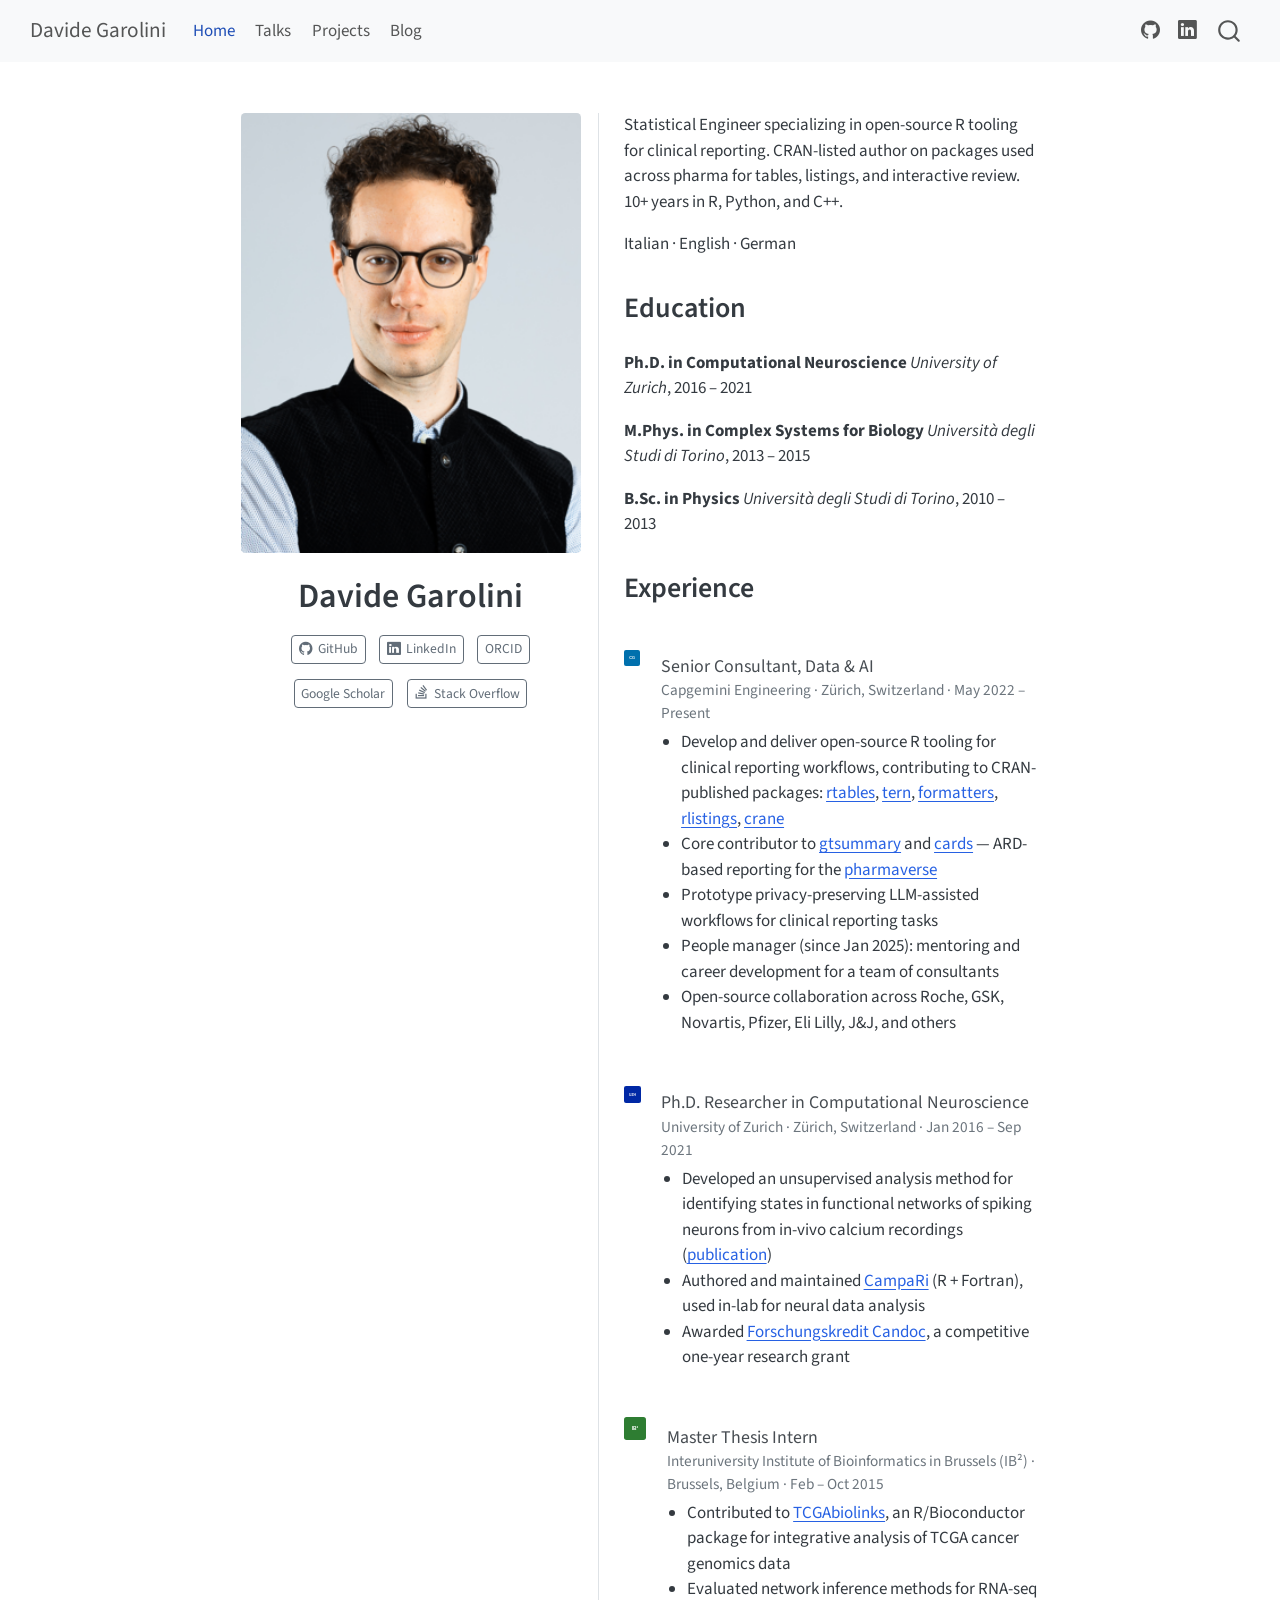
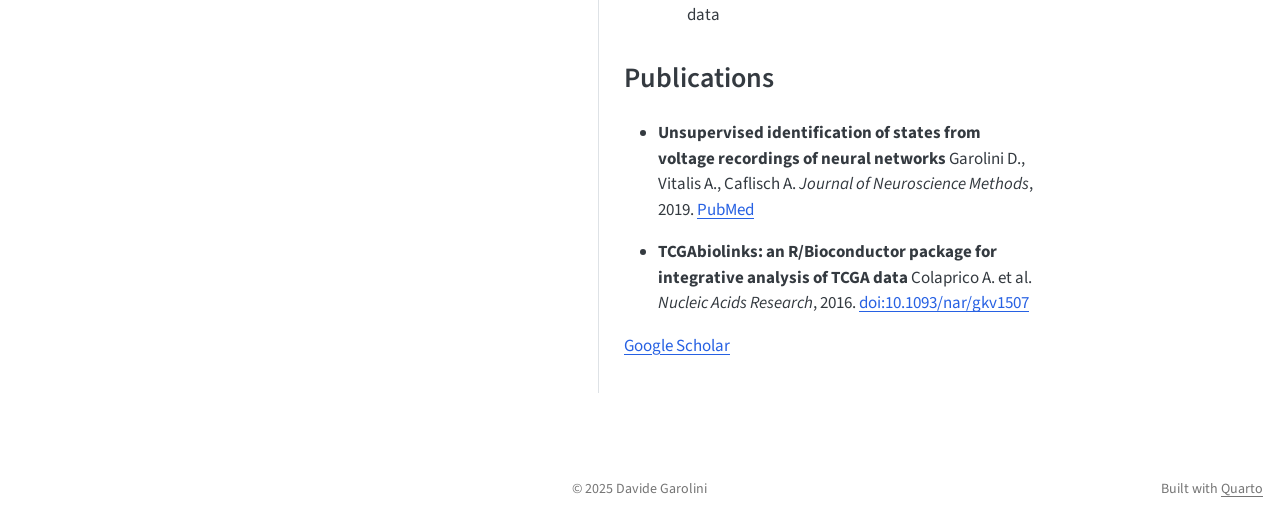
<file: index.html>
<!DOCTYPE html>
<html xmlns="http://www.w3.org/1999/xhtml" lang="en" xml:lang="en"><head>

<meta charset="utf-8">
<meta name="generator" content="quarto-1.9.38">

<meta name="viewport" content="width=device-width, initial-scale=1.0, user-scalable=yes">


<title>Davide Garolini</title>
<style>
/* Default styles provided by pandoc.
** See https://pandoc.org/MANUAL.html#variables-for-html for config info.
*/
code{white-space: pre-wrap;}
span.smallcaps{font-variant: small-caps;}
div.columns{display: flex; gap: min(4vw, 1.5em);}
div.column{flex: auto; overflow-x: auto;}
div.hanging-indent{margin-left: 1.5em; text-indent: -1.5em;}
ul.task-list{list-style: none;}
ul.task-list li input[type="checkbox"] {
  width: 0.8em;
  margin: 0 0.8em 0.2em -1em; /* quarto-specific, see https://github.com/quarto-dev/quarto-cli/issues/4556 */ 
  vertical-align: middle;
}
</style>


<script src="site_libs/quarto-nav/quarto-nav.js"></script>
<script src="site_libs/quarto-nav/headroom.min.js"></script>
<script src="site_libs/clipboard/clipboard.min.js"></script>
<script src="site_libs/quarto-search/autocomplete.umd.js"></script>
<script src="site_libs/quarto-search/fuse.min.js"></script>
<script src="site_libs/quarto-search/quarto-search.js"></script>
<meta name="quarto:offset" content="./">
<script src="site_libs/quarto-html/quarto.js" type="module"></script>
<script src="site_libs/quarto-html/tabsets/tabsets.js" type="module"></script>
<script src="site_libs/quarto-html/popper.min.js"></script>
<script src="site_libs/quarto-html/tippy.umd.min.js"></script>
<link href="site_libs/quarto-html/tippy.css" rel="stylesheet">
<link href="site_libs/quarto-html/quarto-syntax-highlighting-15634bcf2e68342d4ad2dfa704d543f6.css" rel="stylesheet" id="quarto-text-highlighting-styles">
<script src="site_libs/bootstrap/bootstrap.min.js"></script>
<link href="site_libs/bootstrap/bootstrap-icons.css" rel="stylesheet">
<link href="site_libs/bootstrap/bootstrap-3e7735b7b22659e5fa437aca0bb49075.min.css" rel="stylesheet" append-hash="true" id="quarto-bootstrap" data-mode="light">
<script id="quarto-search-options" type="application/json">{
  "location": "navbar",
  "copy-button": false,
  "collapse-after": 3,
  "panel-placement": "end",
  "type": "overlay",
  "limit": 50,
  "keyboard-shortcut": [
    "f",
    "/",
    "s"
  ],
  "show-item-context": false,
  "language": {
    "search-no-results-text": "No results",
    "search-matching-documents-text": "matching documents",
    "search-copy-link-title": "Copy link to search",
    "search-hide-matches-text": "Hide additional matches",
    "search-more-match-text": "more match in this document",
    "search-more-matches-text": "more matches in this document",
    "search-clear-button-title": "Clear",
    "search-text-placeholder": "",
    "search-detached-cancel-button-title": "Cancel",
    "search-submit-button-title": "Submit",
    "search-label": "Search"
  }
}</script>


<link rel="stylesheet" href="styles.css">
</head>

<body class="nav-fixed fullcontent quarto-light">

<div id="quarto-search-results"></div>
  <header id="quarto-header" class="headroom fixed-top">
    <nav class="navbar navbar-expand-lg " data-bs-theme="dark">
      <div class="navbar-container container-fluid">
      <div class="navbar-brand-container mx-auto">
    <a class="navbar-brand" href="./index.html">
    <span class="navbar-title">Davide Garolini</span>
    </a>
  </div>
            <div id="quarto-search" class="" title="Search"></div>
          <button class="navbar-toggler" type="button" data-bs-toggle="collapse" data-bs-target="#navbarCollapse" aria-controls="navbarCollapse" role="menu" aria-expanded="false" aria-label="Toggle navigation" onclick="if (window.quartoToggleHeadroom) { window.quartoToggleHeadroom(); }">
  <span class="navbar-toggler-icon"></span>
</button>
          <div class="collapse navbar-collapse" id="navbarCollapse">
            <ul class="navbar-nav navbar-nav-scroll me-auto">
  <li class="nav-item">
    <a class="nav-link active" href="./index.html" aria-current="page"> 
<span class="menu-text">Home</span></a>
  </li>  
  <li class="nav-item">
    <a class="nav-link" href="./talks/index.html"> 
<span class="menu-text">Talks</span></a>
  </li>  
  <li class="nav-item">
    <a class="nav-link" href="./projects/index.html"> 
<span class="menu-text">Projects</span></a>
  </li>  
  <li class="nav-item">
    <a class="nav-link" href="./posts/index.html"> 
<span class="menu-text">Blog</span></a>
  </li>  
</ul>
            <ul class="navbar-nav navbar-nav-scroll ms-auto">
  <li class="nav-item compact">
    <a class="nav-link" href="https://github.com/Melkiades"> <i class="bi bi-github" role="img">
</i> 
<span class="menu-text"></span></a>
  </li>  
  <li class="nav-item compact">
    <a class="nav-link" href="https://www.linkedin.com/in/davidegarolini/"> <i class="bi bi-linkedin" role="img">
</i> 
<span class="menu-text"></span></a>
  </li>  
</ul>
          </div> <!-- /navcollapse -->
            <div class="quarto-navbar-tools">
</div>
      </div> <!-- /container-fluid -->
    </nav>
</header>
<!-- content -->
<div id="quarto-content" class="quarto-container page-columns page-rows-contents page-layout-article page-navbar">
<!-- sidebar -->
<!-- margin-sidebar -->
    
<!-- main -->
<div class="quarto-about-trestles">
  <div class="about-entity">
    <img src="images/davide.png" class="about-image
  rounded " style="width: 20em;">
<header id="title-block-header" class="quarto-title-block default">
<div class="quarto-title">
<h1 class="title">Davide Garolini</h1>
</div>
<div class="quarto-title-meta">
  </div>
</header>
    <div class="about-links">
  <a href="https://github.com/Melkiades" class="about-link" rel="" target="">
    <i class="bi bi-github"></i>
     <span class="about-link-text">GitHub</span>
  </a>
  <a href="https://www.linkedin.com/in/davidegarolini/" class="about-link" rel="" target="">
    <i class="bi bi-linkedin"></i>
     <span class="about-link-text">LinkedIn</span>
  </a>
  <a href="https://orcid.org/0000-0002-1445-1369" class="about-link" rel="" target="">
     <span class="about-link-text">ORCID</span>
  </a>
  <a href="https://scholar.google.com/citations?user=WpAUIuAAAAAJ" class="about-link" rel="" target="">
     <span class="about-link-text">Google Scholar</span>
  </a>
  <a href="https://stackoverflow.com/users/1955484/garini" class="about-link" rel="" target="">
    <i class="bi bi-stack-overflow"></i>
     <span class="about-link-text">Stack Overflow</span>
  </a>
</div>
  </div>
  <div class="about-contents"><main class="content" id="quarto-document-content">
<p>Statistical Engineer specializing in open-source R tooling for clinical reporting. CRAN-listed author on packages used across pharma for tables, listings, and interactive review. 10+ years in R, Python, and C++.</p>
<p>Italian · English · German</p>
<section id="education" class="level2">
<h2 data-anchor-id="education">Education</h2>
<p><strong>Ph.D.&nbsp;in Computational Neuroscience</strong> <em>University of Zurich</em>, 2016 – 2021</p>
<p><strong>M.Phys. in Complex Systems for Biology</strong> <em>Università degli Studi di Torino</em>, 2013 – 2015</p>
<p><strong>B.Sc. in Physics</strong> <em>Università degli Studi di Torino</em>, 2010 – 2013</p>
</section>
<section id="experience" class="level2">
<h2 data-anchor-id="experience">Experience</h2>
<div class="experience-entry">
<p><img src="images/capgemini.svg" class="img-fluid" alt="Capgemini logo" width="48"></p>
<section id="senior-consultant-data-ai" class="level4 details">
<h4 data-anchor-id="senior-consultant-data-ai">Senior Consultant, Data &amp; AI</h4>
<div class="meta">
<p>Capgemini Engineering · Zürich, Switzerland · May 2022 – Present</p>
</div>
<ul>
<li>Develop and deliver open-source R tooling for clinical reporting workflows, contributing to CRAN-published packages: <a href="https://github.com/insightsengineering/rtables">rtables</a>, <a href="https://github.com/insightsengineering/tern">tern</a>, <a href="https://github.com/insightsengineering/formatters">formatters</a>, <a href="https://github.com/insightsengineering/rlistings">rlistings</a>, <a href="https://github.com/insightsengineering/crane">crane</a></li>
<li>Core contributor to <a href="https://github.com/ddsjoberg/gtsummary">gtsummary</a> and <a href="https://github.com/insightsengineering/cards">cards</a> — ARD-based reporting for the <a href="https://pharmaverse.org/">pharmaverse</a></li>
<li>Prototype privacy-preserving LLM-assisted workflows for clinical reporting tasks</li>
<li>People manager (since Jan 2025): mentoring and career development for a team of consultants</li>
<li>Open-source collaboration across Roche, GSK, Novartis, Pfizer, Eli Lilly, J&amp;J, and others</li>
</ul>
</section>
</div>
<div class="experience-entry">
<p><img src="images/uzh.svg" class="img-fluid" alt="University of Zurich logo" width="48"></p>
<section id="ph.d.-researcher-in-computational-neuroscience" class="level4 details">
<h4 data-anchor-id="ph.d.-researcher-in-computational-neuroscience">Ph.D.&nbsp;Researcher in Computational Neuroscience</h4>
<div class="meta">
<p>University of Zurich · Zürich, Switzerland · Jan 2016 – Sep 2021</p>
</div>
<ul>
<li>Developed an unsupervised analysis method for identifying states in functional networks of spiking neurons from in-vivo calcium recordings (<a href="https://pubmed.ncbi.nlm.nih.gov/30807781/">publication</a>)</li>
<li>Authored and maintained <a href="https://cran.r-project.org/package=CampaRi">CampaRi</a> (R + Fortran), used in-lab for neural data analysis</li>
<li>Awarded <a href="https://www.researchers.uzh.ch/en/funding/phd/fkcandoc.html">Forschungskredit Candoc</a>, a competitive one-year research grant</li>
</ul>
</section>
</div>
<div class="experience-entry">
<p><img src="images/ib2.svg" class="img-fluid" alt="IB² logo" width="48"></p>
<section id="master-thesis-intern" class="level4 details">
<h4 data-anchor-id="master-thesis-intern">Master Thesis Intern</h4>
<div class="meta">
<p>Interuniversity Institute of Bioinformatics in Brussels (IB²) · Brussels, Belgium · Feb – Oct 2015</p>
</div>
<ul>
<li>Contributed to <a href="https://doi.org/10.1093/nar/gkv1507">TCGAbiolinks</a>, an R/Bioconductor package for integrative analysis of TCGA cancer genomics data</li>
<li>Evaluated network inference methods for RNA-seq data</li>
</ul>
</section>
</div>
</section>
<section id="publications" class="level2">
<h2 data-anchor-id="publications">Publications</h2>
<ul>
<li><p><strong>Unsupervised identification of states from voltage recordings of neural networks</strong> Garolini D., Vitalis A., Caflisch A. <em>Journal of Neuroscience Methods</em>, 2019. <a href="https://pubmed.ncbi.nlm.nih.gov/30807781/">PubMed</a></p></li>
<li><p><strong>TCGAbiolinks: an R/Bioconductor package for integrative analysis of TCGA data</strong> Colaprico A. et al. <em>Nucleic Acids Research</em>, 2016. <a href="https://doi.org/10.1093/nar/gkv1507">doi:10.1093/nar/gkv1507</a></p></li>
</ul>
<p><a href="https://scholar.google.com/citations?user=WpAUIuAAAAAJ">Google Scholar</a></p>


</section>
</main></div>
</div>
 <!-- /main -->
<script id="quarto-html-after-body" type="application/javascript">
  window.document.addEventListener("DOMContentLoaded", function (event) {
    const isCodeAnnotation = (el) => {
      for (const clz of el.classList) {
        if (clz.startsWith('code-annotation-')) {                     
          return true;
        }
      }
      return false;
    }
    const onCopySuccess = function(e) {
      // button target
      const button = e.trigger;
      // don't keep focus
      button.blur();
      // flash "checked"
      button.classList.add('code-copy-button-checked');
      var currentTitle = button.getAttribute("title");
      button.setAttribute("title", "Copied!");
      let tooltip;
      if (window.bootstrap) {
        button.setAttribute("data-bs-toggle", "tooltip");
        button.setAttribute("data-bs-placement", "left");
        button.setAttribute("data-bs-title", "Copied!");
        tooltip = new bootstrap.Tooltip(button, 
          { trigger: "manual", 
            customClass: "code-copy-button-tooltip",
            offset: [0, -8]});
        tooltip.show();    
      }
      setTimeout(function() {
        if (tooltip) {
          tooltip.hide();
          button.removeAttribute("data-bs-title");
          button.removeAttribute("data-bs-toggle");
          button.removeAttribute("data-bs-placement");
        }
        button.setAttribute("title", currentTitle);
        button.classList.remove('code-copy-button-checked');
      }, 1000);
      // clear code selection
      e.clearSelection();
    }
    const getTextToCopy = function(trigger) {
      const outerScaffold = trigger.parentElement.cloneNode(true);
      const codeEl = outerScaffold.querySelector('code');
      for (const childEl of codeEl.children) {
        if (isCodeAnnotation(childEl)) {
          childEl.remove();
        }
      }
      return codeEl.innerText;
    }
    const clipboard = new window.ClipboardJS('.code-copy-button:not([data-in-quarto-modal])', {
      text: getTextToCopy
    });
    clipboard.on('success', onCopySuccess);
    if (window.document.getElementById('quarto-embedded-source-code-modal')) {
      const clipboardModal = new window.ClipboardJS('.code-copy-button[data-in-quarto-modal]', {
        text: getTextToCopy,
        container: window.document.getElementById('quarto-embedded-source-code-modal')
      });
      clipboardModal.on('success', onCopySuccess);
    }
      var localhostRegex = new RegExp(/^(?:http|https):\/\/localhost\:?[0-9]*\//);
      var mailtoRegex = new RegExp(/^mailto:/);
        var filterRegex = new RegExp('/' + window.location.host + '/');
      var isInternal = (href) => {
          return filterRegex.test(href) || localhostRegex.test(href) || mailtoRegex.test(href);
      }
      // Inspect non-navigation links and adorn them if external
     var links = window.document.querySelectorAll('a[href]:not(.nav-link):not(.navbar-brand):not(.toc-action):not(.sidebar-link):not(.sidebar-item-toggle):not(.pagination-link):not(.no-external):not([aria-hidden]):not(.dropdown-item):not(.quarto-navigation-tool):not(.about-link)');
      for (var i=0; i<links.length; i++) {
        const link = links[i];
        if (!isInternal(link.href)) {
          // undo the damage that might have been done by quarto-nav.js in the case of
          // links that we want to consider external
          if (link.dataset.originalHref !== undefined) {
            link.href = link.dataset.originalHref;
          }
        }
      }
    function tippyHover(el, contentFn, onTriggerFn, onUntriggerFn) {
      const config = {
        allowHTML: true,
        maxWidth: 500,
        delay: 100,
        arrow: false,
        appendTo: function(el) {
            return el.parentElement;
        },
        interactive: true,
        interactiveBorder: 10,
        theme: 'quarto',
        placement: 'bottom-start',
      };
      if (contentFn) {
        config.content = contentFn;
      }
      if (onTriggerFn) {
        config.onTrigger = onTriggerFn;
      }
      if (onUntriggerFn) {
        config.onUntrigger = onUntriggerFn;
      }
      window.tippy(el, config); 
    }
    const noterefs = window.document.querySelectorAll('a[role="doc-noteref"]');
    for (var i=0; i<noterefs.length; i++) {
      const ref = noterefs[i];
      tippyHover(ref, function() {
        // use id or data attribute instead here
        let href = ref.getAttribute('data-footnote-href') || ref.getAttribute('href');
        try { href = new URL(href).hash; } catch {}
        const id = href.replace(/^#\/?/, "");
        const note = window.document.getElementById(id);
        if (note) {
          return note.innerHTML;
        } else {
          return "";
        }
      });
    }
    const xrefs = window.document.querySelectorAll('a.quarto-xref');
    const processXRef = (id, note) => {
      // Strip column container classes
      const stripColumnClz = (el) => {
        el.classList.remove("page-full", "page-columns");
        if (el.children) {
          for (const child of el.children) {
            stripColumnClz(child);
          }
        }
      }
      stripColumnClz(note)
      if (id === null || id.startsWith('sec-')) {
        // Special case sections, only their first couple elements
        const container = document.createElement("div");
        if (note.children && note.children.length > 2) {
          container.appendChild(note.children[0].cloneNode(true));
          for (let i = 1; i < note.children.length; i++) {
            const child = note.children[i];
            if (child.tagName === "P" && child.innerText === "") {
              continue;
            } else {
              container.appendChild(child.cloneNode(true));
              break;
            }
          }
          if (window.Quarto?.typesetMath) {
            window.Quarto.typesetMath(container);
          }
          return container.innerHTML
        } else {
          if (window.Quarto?.typesetMath) {
            window.Quarto.typesetMath(note);
          }
          return note.innerHTML;
        }
      } else {
        // Remove any anchor links if they are present
        const anchorLink = note.querySelector('a.anchorjs-link');
        if (anchorLink) {
          anchorLink.remove();
        }
        if (window.Quarto?.typesetMath) {
          window.Quarto.typesetMath(note);
        }
        if (note.classList.contains("callout")) {
          return note.outerHTML;
        } else {
          return note.innerHTML;
        }
      }
    }
    for (var i=0; i<xrefs.length; i++) {
      const xref = xrefs[i];
      tippyHover(xref, undefined, function(instance) {
        instance.disable();
        let url = xref.getAttribute('href');
        let hash = undefined; 
        if (url.startsWith('#')) {
          hash = url;
        } else {
          try { hash = new URL(url).hash; } catch {}
        }
        if (hash) {
          const id = hash.replace(/^#\/?/, "");
          const note = window.document.getElementById(id);
          if (note !== null) {
            try {
              const html = processXRef(id, note.cloneNode(true));
              instance.setContent(html);
            } finally {
              instance.enable();
              instance.show();
            }
          } else {
            // See if we can fetch this
            fetch(url.split('#')[0])
            .then(res => res.text())
            .then(html => {
              const parser = new DOMParser();
              const htmlDoc = parser.parseFromString(html, "text/html");
              const note = htmlDoc.getElementById(id);
              if (note !== null) {
                const html = processXRef(id, note);
                instance.setContent(html);
              } 
            }).finally(() => {
              instance.enable();
              instance.show();
            });
          }
        } else {
          // See if we can fetch a full url (with no hash to target)
          // This is a special case and we should probably do some content thinning / targeting
          fetch(url)
          .then(res => res.text())
          .then(html => {
            const parser = new DOMParser();
            const htmlDoc = parser.parseFromString(html, "text/html");
            const note = htmlDoc.querySelector('main.content');
            if (note !== null) {
              // This should only happen for chapter cross references
              // (since there is no id in the URL)
              // remove the first header
              if (note.children.length > 0 && note.children[0].tagName === "HEADER") {
                note.children[0].remove();
              }
              const html = processXRef(null, note);
              instance.setContent(html);
            } 
          }).finally(() => {
            instance.enable();
            instance.show();
          });
        }
      }, function(instance) {
      });
    }
        let selectedAnnoteEl;
        const selectorForAnnotation = ( cell, annotation) => {
          let cellAttr = 'data-code-cell="' + cell + '"';
          let lineAttr = 'data-code-annotation="' +  annotation + '"';
          const selector = 'span[' + cellAttr + '][' + lineAttr + ']';
          return selector;
        }
        const selectCodeLines = (annoteEl) => {
          const doc = window.document;
          const targetCell = annoteEl.getAttribute("data-target-cell");
          const targetAnnotation = annoteEl.getAttribute("data-target-annotation");
          const annoteSpan = window.document.querySelector(selectorForAnnotation(targetCell, targetAnnotation));
          const lines = annoteSpan.getAttribute("data-code-lines").split(",");
          const lineIds = lines.map((line) => {
            return targetCell + "-" + line;
          })
          let top = null;
          let height = null;
          let parent = null;
          if (lineIds.length > 0) {
              //compute the position of the single el (top and bottom and make a div)
              const el = window.document.getElementById(lineIds[0]);
              top = el.offsetTop;
              height = el.offsetHeight;
              parent = el.parentElement.parentElement;
            if (lineIds.length > 1) {
              const lastEl = window.document.getElementById(lineIds[lineIds.length - 1]);
              const bottom = lastEl.offsetTop + lastEl.offsetHeight;
              height = bottom - top;
            }
            if (top !== null && height !== null && parent !== null) {
              // cook up a div (if necessary) and position it 
              let div = window.document.getElementById("code-annotation-line-highlight");
              if (div === null) {
                div = window.document.createElement("div");
                div.setAttribute("id", "code-annotation-line-highlight");
                div.style.position = 'absolute';
                parent.appendChild(div);
              }
              div.style.top = top - 2 + "px";
              div.style.height = height + 4 + "px";
              div.style.left = 0;
              let gutterDiv = window.document.getElementById("code-annotation-line-highlight-gutter");
              if (gutterDiv === null) {
                gutterDiv = window.document.createElement("div");
                gutterDiv.setAttribute("id", "code-annotation-line-highlight-gutter");
                gutterDiv.style.position = 'absolute';
                const codeCell = window.document.getElementById(targetCell);
                const gutter = codeCell.querySelector('.code-annotation-gutter');
                gutter.appendChild(gutterDiv);
              }
              gutterDiv.style.top = top - 2 + "px";
              gutterDiv.style.height = height + 4 + "px";
            }
            selectedAnnoteEl = annoteEl;
          }
        };
        const unselectCodeLines = () => {
          const elementsIds = ["code-annotation-line-highlight", "code-annotation-line-highlight-gutter"];
          elementsIds.forEach((elId) => {
            const div = window.document.getElementById(elId);
            if (div) {
              div.remove();
            }
          });
          selectedAnnoteEl = undefined;
        };
          // Handle positioning of the toggle
      window.addEventListener(
        "resize",
        throttle(() => {
          elRect = undefined;
          if (selectedAnnoteEl) {
            selectCodeLines(selectedAnnoteEl);
          }
        }, 10)
      );
      function throttle(fn, ms) {
      let throttle = false;
      let timer;
        return (...args) => {
          if(!throttle) { // first call gets through
              fn.apply(this, args);
              throttle = true;
          } else { // all the others get throttled
              if(timer) clearTimeout(timer); // cancel #2
              timer = setTimeout(() => {
                fn.apply(this, args);
                timer = throttle = false;
              }, ms);
          }
        };
      }
        // Attach click handler to the DT
        const annoteDls = window.document.querySelectorAll('dt[data-target-cell]');
        for (const annoteDlNode of annoteDls) {
          annoteDlNode.addEventListener('click', (event) => {
            const clickedEl = event.target;
            if (clickedEl !== selectedAnnoteEl) {
              unselectCodeLines();
              const activeEl = window.document.querySelector('dt[data-target-cell].code-annotation-active');
              if (activeEl) {
                activeEl.classList.remove('code-annotation-active');
              }
              selectCodeLines(clickedEl);
              clickedEl.classList.add('code-annotation-active');
            } else {
              // Unselect the line
              unselectCodeLines();
              clickedEl.classList.remove('code-annotation-active');
            }
          });
        }
    const findCites = (el) => {
      const parentEl = el.parentElement;
      if (parentEl) {
        const cites = parentEl.dataset.cites;
        if (cites) {
          return {
            el,
            cites: cites.split(' ')
          };
        } else {
          return findCites(el.parentElement)
        }
      } else {
        return undefined;
      }
    };
    var bibliorefs = window.document.querySelectorAll('a[role="doc-biblioref"]');
    for (var i=0; i<bibliorefs.length; i++) {
      const ref = bibliorefs[i];
      const citeInfo = findCites(ref);
      if (citeInfo) {
        tippyHover(citeInfo.el, function() {
          var popup = window.document.createElement('div');
          citeInfo.cites.forEach(function(cite) {
            var citeDiv = window.document.createElement('div');
            citeDiv.classList.add('hanging-indent');
            citeDiv.classList.add('csl-entry');
            var biblioDiv = window.document.getElementById('ref-' + cite);
            if (biblioDiv) {
              citeDiv.innerHTML = biblioDiv.innerHTML;
            }
            popup.appendChild(citeDiv);
          });
          return popup.innerHTML;
        });
      }
    }
  });
  </script>
</div> <!-- /content -->
<footer class="footer">
  <div class="nav-footer">
    <div class="nav-footer-left">
      &nbsp;
    </div>   
    <div class="nav-footer-center">
<p>© 2025 Davide Garolini</p>
</div>
    <div class="nav-footer-right">
<p>Built with <a href="https://quarto.org/">Quarto</a></p>
</div>
  </div>
</footer>




</body></html>
</file>
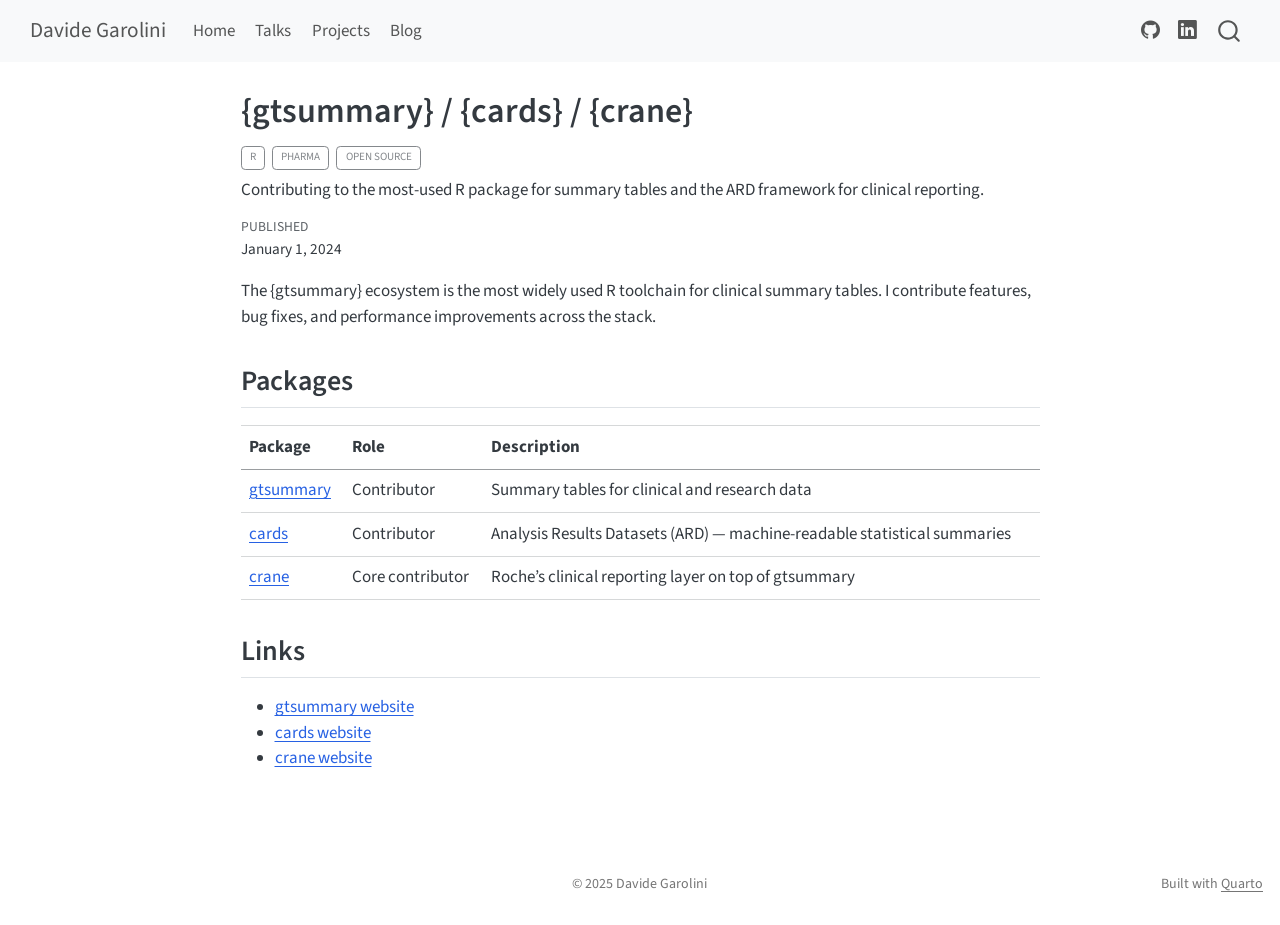
<file: projects/gtsummary-ecosystem/index.html>
<!DOCTYPE html>
<html xmlns="http://www.w3.org/1999/xhtml" lang="en" xml:lang="en"><head>

<meta charset="utf-8">
<meta name="generator" content="quarto-1.9.38">

<meta name="viewport" content="width=device-width, initial-scale=1.0, user-scalable=yes">

<meta name="dcterms.date" content="2024-01-01">
<meta name="description" content="Contributing to the most-used R package for summary tables and the ARD framework for clinical reporting.">

<title>{gtsummary} / {cards} / {crane} – Davide Garolini</title>
<style>
/* Default styles provided by pandoc.
** See https://pandoc.org/MANUAL.html#variables-for-html for config info.
*/
code{white-space: pre-wrap;}
span.smallcaps{font-variant: small-caps;}
div.columns{display: flex; gap: min(4vw, 1.5em);}
div.column{flex: auto; overflow-x: auto;}
div.hanging-indent{margin-left: 1.5em; text-indent: -1.5em;}
ul.task-list{list-style: none;}
ul.task-list li input[type="checkbox"] {
  width: 0.8em;
  margin: 0 0.8em 0.2em -1em; /* quarto-specific, see https://github.com/quarto-dev/quarto-cli/issues/4556 */ 
  vertical-align: middle;
}
</style>


<script src="../../site_libs/quarto-nav/quarto-nav.js"></script>
<script src="../../site_libs/quarto-nav/headroom.min.js"></script>
<script src="../../site_libs/clipboard/clipboard.min.js"></script>
<script src="../../site_libs/quarto-search/autocomplete.umd.js"></script>
<script src="../../site_libs/quarto-search/fuse.min.js"></script>
<script src="../../site_libs/quarto-search/quarto-search.js"></script>
<meta name="quarto:offset" content="../../">
<script src="../../site_libs/quarto-html/quarto.js" type="module"></script>
<script src="../../site_libs/quarto-html/tabsets/tabsets.js" type="module"></script>
<script src="../../site_libs/quarto-html/popper.min.js"></script>
<script src="../../site_libs/quarto-html/tippy.umd.min.js"></script>
<script src="../../site_libs/quarto-html/anchor.min.js"></script>
<link href="../../site_libs/quarto-html/tippy.css" rel="stylesheet">
<link href="../../site_libs/quarto-html/quarto-syntax-highlighting-15634bcf2e68342d4ad2dfa704d543f6.css" rel="stylesheet" id="quarto-text-highlighting-styles">
<script src="../../site_libs/bootstrap/bootstrap.min.js"></script>
<link href="../../site_libs/bootstrap/bootstrap-icons.css" rel="stylesheet">
<link href="../../site_libs/bootstrap/bootstrap-3e7735b7b22659e5fa437aca0bb49075.min.css" rel="stylesheet" append-hash="true" id="quarto-bootstrap" data-mode="light">
<script id="quarto-search-options" type="application/json">{
  "location": "navbar",
  "copy-button": false,
  "collapse-after": 3,
  "panel-placement": "end",
  "type": "overlay",
  "limit": 50,
  "keyboard-shortcut": [
    "f",
    "/",
    "s"
  ],
  "show-item-context": false,
  "language": {
    "search-no-results-text": "No results",
    "search-matching-documents-text": "matching documents",
    "search-copy-link-title": "Copy link to search",
    "search-hide-matches-text": "Hide additional matches",
    "search-more-match-text": "more match in this document",
    "search-more-matches-text": "more matches in this document",
    "search-clear-button-title": "Clear",
    "search-text-placeholder": "",
    "search-detached-cancel-button-title": "Cancel",
    "search-submit-button-title": "Submit",
    "search-label": "Search"
  }
}</script>


<link rel="stylesheet" href="../../styles.css">
</head>

<body class="nav-fixed fullcontent quarto-light">

<div id="quarto-search-results"></div>
  <header id="quarto-header" class="headroom fixed-top">
    <nav class="navbar navbar-expand-lg " data-bs-theme="dark">
      <div class="navbar-container container-fluid">
      <div class="navbar-brand-container mx-auto">
    <a class="navbar-brand" href="../../index.html">
    <span class="navbar-title">Davide Garolini</span>
    </a>
  </div>
            <div id="quarto-search" class="" title="Search"></div>
          <button class="navbar-toggler" type="button" data-bs-toggle="collapse" data-bs-target="#navbarCollapse" aria-controls="navbarCollapse" role="menu" aria-expanded="false" aria-label="Toggle navigation" onclick="if (window.quartoToggleHeadroom) { window.quartoToggleHeadroom(); }">
  <span class="navbar-toggler-icon"></span>
</button>
          <div class="collapse navbar-collapse" id="navbarCollapse">
            <ul class="navbar-nav navbar-nav-scroll me-auto">
  <li class="nav-item">
    <a class="nav-link" href="../../index.html"> 
<span class="menu-text">Home</span></a>
  </li>  
  <li class="nav-item">
    <a class="nav-link" href="../../talks/index.html"> 
<span class="menu-text">Talks</span></a>
  </li>  
  <li class="nav-item">
    <a class="nav-link" href="../../projects/index.html"> 
<span class="menu-text">Projects</span></a>
  </li>  
  <li class="nav-item">
    <a class="nav-link" href="../../posts/index.html"> 
<span class="menu-text">Blog</span></a>
  </li>  
</ul>
            <ul class="navbar-nav navbar-nav-scroll ms-auto">
  <li class="nav-item compact">
    <a class="nav-link" href="https://github.com/Melkiades"> <i class="bi bi-github" role="img">
</i> 
<span class="menu-text"></span></a>
  </li>  
  <li class="nav-item compact">
    <a class="nav-link" href="https://www.linkedin.com/in/davidegarolini/"> <i class="bi bi-linkedin" role="img">
</i> 
<span class="menu-text"></span></a>
  </li>  
</ul>
          </div> <!-- /navcollapse -->
            <div class="quarto-navbar-tools">
</div>
      </div> <!-- /container-fluid -->
    </nav>
</header>
<!-- content -->
<div id="quarto-content" class="quarto-container page-columns page-rows-contents page-layout-article page-navbar">
<!-- sidebar -->
<!-- margin-sidebar -->
    
<!-- main -->
<main class="content" id="quarto-document-content">

<header id="title-block-header" class="quarto-title-block default">
<div class="quarto-title">
<h1 class="title">{gtsummary} / {cards} / {crane}</h1>
  <div class="quarto-categories">
    <div class="quarto-category">R</div>
    <div class="quarto-category">Pharma</div>
    <div class="quarto-category">Open Source</div>
  </div>
  </div>

<div>
  <div class="description">
    Contributing to the most-used R package for summary tables and the ARD framework for clinical reporting.
  </div>
</div>


<div class="quarto-title-meta">

    
    <div>
    <div class="quarto-title-meta-heading">Published</div>
    <div class="quarto-title-meta-contents">
      <p class="date">January 1, 2024</p>
    </div>
  </div>
  
    
  </div>
  


</header>


<p>The {gtsummary} ecosystem is the most widely used R toolchain for clinical summary tables. I contribute features, bug fixes, and performance improvements across the stack.</p>
<section id="packages" class="level2">
<h2 class="anchored" data-anchor-id="packages">Packages</h2>
<table class="caption-top table">
<thead>
<tr class="header">
<th>Package</th>
<th>Role</th>
<th>Description</th>
</tr>
</thead>
<tbody>
<tr class="odd">
<td><a href="https://github.com/ddsjoberg/gtsummary">gtsummary</a></td>
<td>Contributor</td>
<td>Summary tables for clinical and research data</td>
</tr>
<tr class="even">
<td><a href="https://github.com/insightsengineering/cards">cards</a></td>
<td>Contributor</td>
<td>Analysis Results Datasets (ARD) — machine-readable statistical summaries</td>
</tr>
<tr class="odd">
<td><a href="https://github.com/insightsengineering/crane">crane</a></td>
<td>Core contributor</td>
<td>Roche’s clinical reporting layer on top of gtsummary</td>
</tr>
</tbody>
</table>
</section>
<section id="links" class="level2">
<h2 class="anchored" data-anchor-id="links">Links</h2>
<ul>
<li><a href="https://www.danieldsjoberg.com/gtsummary/">gtsummary website</a></li>
<li><a href="https://insightsengineering.github.io/cards/">cards website</a></li>
<li><a href="https://insightsengineering.github.io/crane/">crane website</a></li>
</ul>


</section>

</main> <!-- /main -->
<script id="quarto-html-after-body" type="application/javascript">
  window.document.addEventListener("DOMContentLoaded", function (event) {
    const icon = "";
    const anchorJS = new window.AnchorJS();
    anchorJS.options = {
      placement: 'right',
      icon: icon
    };
    anchorJS.add('.anchored');
    const isCodeAnnotation = (el) => {
      for (const clz of el.classList) {
        if (clz.startsWith('code-annotation-')) {                     
          return true;
        }
      }
      return false;
    }
    const onCopySuccess = function(e) {
      // button target
      const button = e.trigger;
      // don't keep focus
      button.blur();
      // flash "checked"
      button.classList.add('code-copy-button-checked');
      var currentTitle = button.getAttribute("title");
      button.setAttribute("title", "Copied!");
      let tooltip;
      if (window.bootstrap) {
        button.setAttribute("data-bs-toggle", "tooltip");
        button.setAttribute("data-bs-placement", "left");
        button.setAttribute("data-bs-title", "Copied!");
        tooltip = new bootstrap.Tooltip(button, 
          { trigger: "manual", 
            customClass: "code-copy-button-tooltip",
            offset: [0, -8]});
        tooltip.show();    
      }
      setTimeout(function() {
        if (tooltip) {
          tooltip.hide();
          button.removeAttribute("data-bs-title");
          button.removeAttribute("data-bs-toggle");
          button.removeAttribute("data-bs-placement");
        }
        button.setAttribute("title", currentTitle);
        button.classList.remove('code-copy-button-checked');
      }, 1000);
      // clear code selection
      e.clearSelection();
    }
    const getTextToCopy = function(trigger) {
      const outerScaffold = trigger.parentElement.cloneNode(true);
      const codeEl = outerScaffold.querySelector('code');
      for (const childEl of codeEl.children) {
        if (isCodeAnnotation(childEl)) {
          childEl.remove();
        }
      }
      return codeEl.innerText;
    }
    const clipboard = new window.ClipboardJS('.code-copy-button:not([data-in-quarto-modal])', {
      text: getTextToCopy
    });
    clipboard.on('success', onCopySuccess);
    if (window.document.getElementById('quarto-embedded-source-code-modal')) {
      const clipboardModal = new window.ClipboardJS('.code-copy-button[data-in-quarto-modal]', {
        text: getTextToCopy,
        container: window.document.getElementById('quarto-embedded-source-code-modal')
      });
      clipboardModal.on('success', onCopySuccess);
    }
      var localhostRegex = new RegExp(/^(?:http|https):\/\/localhost\:?[0-9]*\//);
      var mailtoRegex = new RegExp(/^mailto:/);
        var filterRegex = new RegExp('/' + window.location.host + '/');
      var isInternal = (href) => {
          return filterRegex.test(href) || localhostRegex.test(href) || mailtoRegex.test(href);
      }
      // Inspect non-navigation links and adorn them if external
     var links = window.document.querySelectorAll('a[href]:not(.nav-link):not(.navbar-brand):not(.toc-action):not(.sidebar-link):not(.sidebar-item-toggle):not(.pagination-link):not(.no-external):not([aria-hidden]):not(.dropdown-item):not(.quarto-navigation-tool):not(.about-link)');
      for (var i=0; i<links.length; i++) {
        const link = links[i];
        if (!isInternal(link.href)) {
          // undo the damage that might have been done by quarto-nav.js in the case of
          // links that we want to consider external
          if (link.dataset.originalHref !== undefined) {
            link.href = link.dataset.originalHref;
          }
        }
      }
    function tippyHover(el, contentFn, onTriggerFn, onUntriggerFn) {
      const config = {
        allowHTML: true,
        maxWidth: 500,
        delay: 100,
        arrow: false,
        appendTo: function(el) {
            return el.parentElement;
        },
        interactive: true,
        interactiveBorder: 10,
        theme: 'quarto',
        placement: 'bottom-start',
      };
      if (contentFn) {
        config.content = contentFn;
      }
      if (onTriggerFn) {
        config.onTrigger = onTriggerFn;
      }
      if (onUntriggerFn) {
        config.onUntrigger = onUntriggerFn;
      }
      window.tippy(el, config); 
    }
    const noterefs = window.document.querySelectorAll('a[role="doc-noteref"]');
    for (var i=0; i<noterefs.length; i++) {
      const ref = noterefs[i];
      tippyHover(ref, function() {
        // use id or data attribute instead here
        let href = ref.getAttribute('data-footnote-href') || ref.getAttribute('href');
        try { href = new URL(href).hash; } catch {}
        const id = href.replace(/^#\/?/, "");
        const note = window.document.getElementById(id);
        if (note) {
          return note.innerHTML;
        } else {
          return "";
        }
      });
    }
    const xrefs = window.document.querySelectorAll('a.quarto-xref');
    const processXRef = (id, note) => {
      // Strip column container classes
      const stripColumnClz = (el) => {
        el.classList.remove("page-full", "page-columns");
        if (el.children) {
          for (const child of el.children) {
            stripColumnClz(child);
          }
        }
      }
      stripColumnClz(note)
      if (id === null || id.startsWith('sec-')) {
        // Special case sections, only their first couple elements
        const container = document.createElement("div");
        if (note.children && note.children.length > 2) {
          container.appendChild(note.children[0].cloneNode(true));
          for (let i = 1; i < note.children.length; i++) {
            const child = note.children[i];
            if (child.tagName === "P" && child.innerText === "") {
              continue;
            } else {
              container.appendChild(child.cloneNode(true));
              break;
            }
          }
          if (window.Quarto?.typesetMath) {
            window.Quarto.typesetMath(container);
          }
          return container.innerHTML
        } else {
          if (window.Quarto?.typesetMath) {
            window.Quarto.typesetMath(note);
          }
          return note.innerHTML;
        }
      } else {
        // Remove any anchor links if they are present
        const anchorLink = note.querySelector('a.anchorjs-link');
        if (anchorLink) {
          anchorLink.remove();
        }
        if (window.Quarto?.typesetMath) {
          window.Quarto.typesetMath(note);
        }
        if (note.classList.contains("callout")) {
          return note.outerHTML;
        } else {
          return note.innerHTML;
        }
      }
    }
    for (var i=0; i<xrefs.length; i++) {
      const xref = xrefs[i];
      tippyHover(xref, undefined, function(instance) {
        instance.disable();
        let url = xref.getAttribute('href');
        let hash = undefined; 
        if (url.startsWith('#')) {
          hash = url;
        } else {
          try { hash = new URL(url).hash; } catch {}
        }
        if (hash) {
          const id = hash.replace(/^#\/?/, "");
          const note = window.document.getElementById(id);
          if (note !== null) {
            try {
              const html = processXRef(id, note.cloneNode(true));
              instance.setContent(html);
            } finally {
              instance.enable();
              instance.show();
            }
          } else {
            // See if we can fetch this
            fetch(url.split('#')[0])
            .then(res => res.text())
            .then(html => {
              const parser = new DOMParser();
              const htmlDoc = parser.parseFromString(html, "text/html");
              const note = htmlDoc.getElementById(id);
              if (note !== null) {
                const html = processXRef(id, note);
                instance.setContent(html);
              } 
            }).finally(() => {
              instance.enable();
              instance.show();
            });
          }
        } else {
          // See if we can fetch a full url (with no hash to target)
          // This is a special case and we should probably do some content thinning / targeting
          fetch(url)
          .then(res => res.text())
          .then(html => {
            const parser = new DOMParser();
            const htmlDoc = parser.parseFromString(html, "text/html");
            const note = htmlDoc.querySelector('main.content');
            if (note !== null) {
              // This should only happen for chapter cross references
              // (since there is no id in the URL)
              // remove the first header
              if (note.children.length > 0 && note.children[0].tagName === "HEADER") {
                note.children[0].remove();
              }
              const html = processXRef(null, note);
              instance.setContent(html);
            } 
          }).finally(() => {
            instance.enable();
            instance.show();
          });
        }
      }, function(instance) {
      });
    }
        let selectedAnnoteEl;
        const selectorForAnnotation = ( cell, annotation) => {
          let cellAttr = 'data-code-cell="' + cell + '"';
          let lineAttr = 'data-code-annotation="' +  annotation + '"';
          const selector = 'span[' + cellAttr + '][' + lineAttr + ']';
          return selector;
        }
        const selectCodeLines = (annoteEl) => {
          const doc = window.document;
          const targetCell = annoteEl.getAttribute("data-target-cell");
          const targetAnnotation = annoteEl.getAttribute("data-target-annotation");
          const annoteSpan = window.document.querySelector(selectorForAnnotation(targetCell, targetAnnotation));
          const lines = annoteSpan.getAttribute("data-code-lines").split(",");
          const lineIds = lines.map((line) => {
            return targetCell + "-" + line;
          })
          let top = null;
          let height = null;
          let parent = null;
          if (lineIds.length > 0) {
              //compute the position of the single el (top and bottom and make a div)
              const el = window.document.getElementById(lineIds[0]);
              top = el.offsetTop;
              height = el.offsetHeight;
              parent = el.parentElement.parentElement;
            if (lineIds.length > 1) {
              const lastEl = window.document.getElementById(lineIds[lineIds.length - 1]);
              const bottom = lastEl.offsetTop + lastEl.offsetHeight;
              height = bottom - top;
            }
            if (top !== null && height !== null && parent !== null) {
              // cook up a div (if necessary) and position it 
              let div = window.document.getElementById("code-annotation-line-highlight");
              if (div === null) {
                div = window.document.createElement("div");
                div.setAttribute("id", "code-annotation-line-highlight");
                div.style.position = 'absolute';
                parent.appendChild(div);
              }
              div.style.top = top - 2 + "px";
              div.style.height = height + 4 + "px";
              div.style.left = 0;
              let gutterDiv = window.document.getElementById("code-annotation-line-highlight-gutter");
              if (gutterDiv === null) {
                gutterDiv = window.document.createElement("div");
                gutterDiv.setAttribute("id", "code-annotation-line-highlight-gutter");
                gutterDiv.style.position = 'absolute';
                const codeCell = window.document.getElementById(targetCell);
                const gutter = codeCell.querySelector('.code-annotation-gutter');
                gutter.appendChild(gutterDiv);
              }
              gutterDiv.style.top = top - 2 + "px";
              gutterDiv.style.height = height + 4 + "px";
            }
            selectedAnnoteEl = annoteEl;
          }
        };
        const unselectCodeLines = () => {
          const elementsIds = ["code-annotation-line-highlight", "code-annotation-line-highlight-gutter"];
          elementsIds.forEach((elId) => {
            const div = window.document.getElementById(elId);
            if (div) {
              div.remove();
            }
          });
          selectedAnnoteEl = undefined;
        };
          // Handle positioning of the toggle
      window.addEventListener(
        "resize",
        throttle(() => {
          elRect = undefined;
          if (selectedAnnoteEl) {
            selectCodeLines(selectedAnnoteEl);
          }
        }, 10)
      );
      function throttle(fn, ms) {
      let throttle = false;
      let timer;
        return (...args) => {
          if(!throttle) { // first call gets through
              fn.apply(this, args);
              throttle = true;
          } else { // all the others get throttled
              if(timer) clearTimeout(timer); // cancel #2
              timer = setTimeout(() => {
                fn.apply(this, args);
                timer = throttle = false;
              }, ms);
          }
        };
      }
        // Attach click handler to the DT
        const annoteDls = window.document.querySelectorAll('dt[data-target-cell]');
        for (const annoteDlNode of annoteDls) {
          annoteDlNode.addEventListener('click', (event) => {
            const clickedEl = event.target;
            if (clickedEl !== selectedAnnoteEl) {
              unselectCodeLines();
              const activeEl = window.document.querySelector('dt[data-target-cell].code-annotation-active');
              if (activeEl) {
                activeEl.classList.remove('code-annotation-active');
              }
              selectCodeLines(clickedEl);
              clickedEl.classList.add('code-annotation-active');
            } else {
              // Unselect the line
              unselectCodeLines();
              clickedEl.classList.remove('code-annotation-active');
            }
          });
        }
    const findCites = (el) => {
      const parentEl = el.parentElement;
      if (parentEl) {
        const cites = parentEl.dataset.cites;
        if (cites) {
          return {
            el,
            cites: cites.split(' ')
          };
        } else {
          return findCites(el.parentElement)
        }
      } else {
        return undefined;
      }
    };
    var bibliorefs = window.document.querySelectorAll('a[role="doc-biblioref"]');
    for (var i=0; i<bibliorefs.length; i++) {
      const ref = bibliorefs[i];
      const citeInfo = findCites(ref);
      if (citeInfo) {
        tippyHover(citeInfo.el, function() {
          var popup = window.document.createElement('div');
          citeInfo.cites.forEach(function(cite) {
            var citeDiv = window.document.createElement('div');
            citeDiv.classList.add('hanging-indent');
            citeDiv.classList.add('csl-entry');
            var biblioDiv = window.document.getElementById('ref-' + cite);
            if (biblioDiv) {
              citeDiv.innerHTML = biblioDiv.innerHTML;
            }
            popup.appendChild(citeDiv);
          });
          return popup.innerHTML;
        });
      }
    }
  });
  </script>
</div> <!-- /content -->
<footer class="footer">
  <div class="nav-footer">
    <div class="nav-footer-left">
      &nbsp;
    </div>   
    <div class="nav-footer-center">
<p>© 2025 Davide Garolini</p>
</div>
    <div class="nav-footer-right">
<p>Built with <a href="https://quarto.org/">Quarto</a></p>
</div>
  </div>
</footer>




</body></html>
</file>
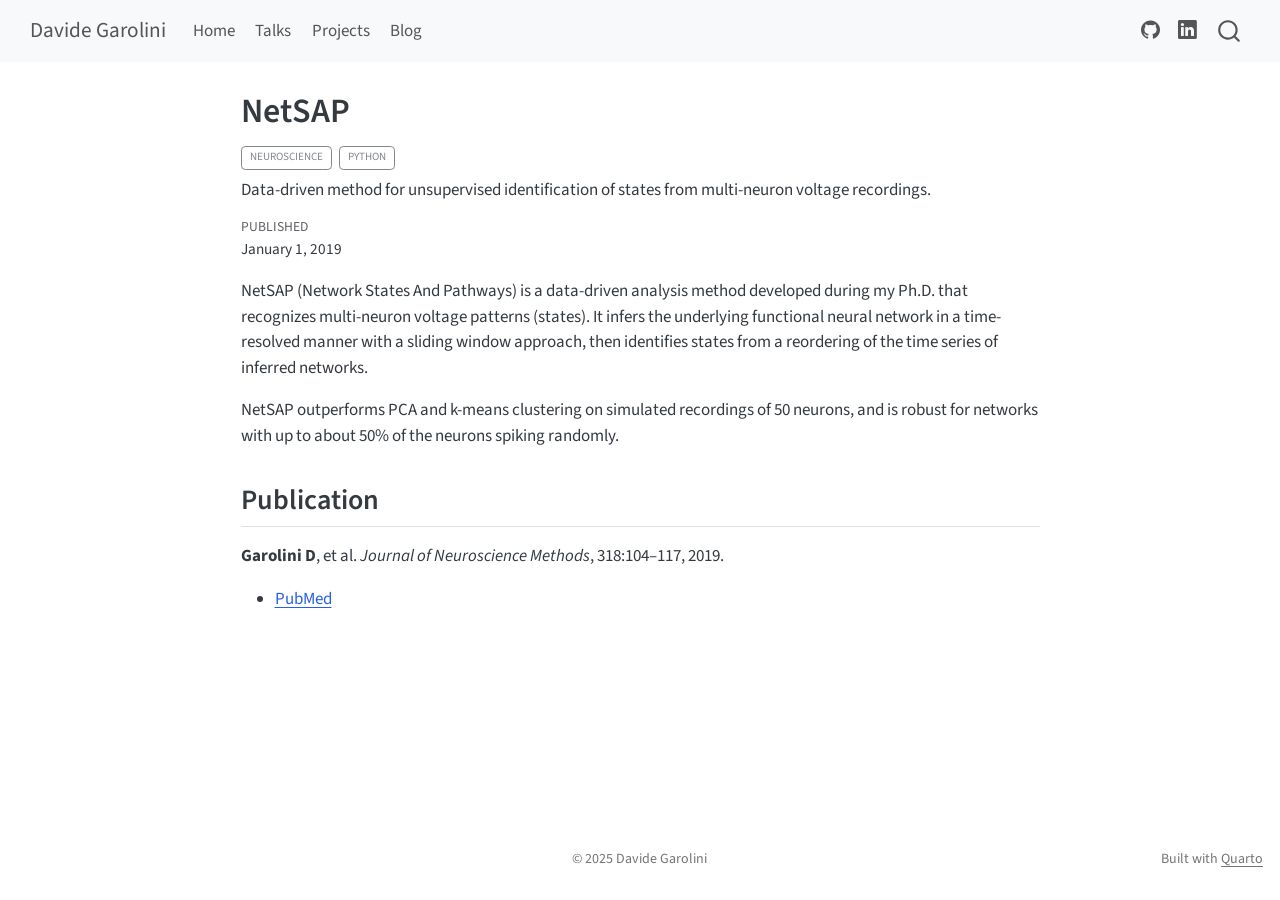
<file: projects/netsap/index.html>
<!DOCTYPE html>
<html xmlns="http://www.w3.org/1999/xhtml" lang="en" xml:lang="en"><head>

<meta charset="utf-8">
<meta name="generator" content="quarto-1.9.38">

<meta name="viewport" content="width=device-width, initial-scale=1.0, user-scalable=yes">

<meta name="dcterms.date" content="2019-01-01">
<meta name="description" content="Data-driven method for unsupervised identification of states from multi-neuron voltage recordings.">

<title>NetSAP – Davide Garolini</title>
<style>
/* Default styles provided by pandoc.
** See https://pandoc.org/MANUAL.html#variables-for-html for config info.
*/
code{white-space: pre-wrap;}
span.smallcaps{font-variant: small-caps;}
div.columns{display: flex; gap: min(4vw, 1.5em);}
div.column{flex: auto; overflow-x: auto;}
div.hanging-indent{margin-left: 1.5em; text-indent: -1.5em;}
ul.task-list{list-style: none;}
ul.task-list li input[type="checkbox"] {
  width: 0.8em;
  margin: 0 0.8em 0.2em -1em; /* quarto-specific, see https://github.com/quarto-dev/quarto-cli/issues/4556 */ 
  vertical-align: middle;
}
</style>


<script src="../../site_libs/quarto-nav/quarto-nav.js"></script>
<script src="../../site_libs/quarto-nav/headroom.min.js"></script>
<script src="../../site_libs/clipboard/clipboard.min.js"></script>
<script src="../../site_libs/quarto-search/autocomplete.umd.js"></script>
<script src="../../site_libs/quarto-search/fuse.min.js"></script>
<script src="../../site_libs/quarto-search/quarto-search.js"></script>
<meta name="quarto:offset" content="../../">
<script src="../../site_libs/quarto-html/quarto.js" type="module"></script>
<script src="../../site_libs/quarto-html/tabsets/tabsets.js" type="module"></script>
<script src="../../site_libs/quarto-html/popper.min.js"></script>
<script src="../../site_libs/quarto-html/tippy.umd.min.js"></script>
<script src="../../site_libs/quarto-html/anchor.min.js"></script>
<link href="../../site_libs/quarto-html/tippy.css" rel="stylesheet">
<link href="../../site_libs/quarto-html/quarto-syntax-highlighting-15634bcf2e68342d4ad2dfa704d543f6.css" rel="stylesheet" id="quarto-text-highlighting-styles">
<script src="../../site_libs/bootstrap/bootstrap.min.js"></script>
<link href="../../site_libs/bootstrap/bootstrap-icons.css" rel="stylesheet">
<link href="../../site_libs/bootstrap/bootstrap-3e7735b7b22659e5fa437aca0bb49075.min.css" rel="stylesheet" append-hash="true" id="quarto-bootstrap" data-mode="light">
<script id="quarto-search-options" type="application/json">{
  "location": "navbar",
  "copy-button": false,
  "collapse-after": 3,
  "panel-placement": "end",
  "type": "overlay",
  "limit": 50,
  "keyboard-shortcut": [
    "f",
    "/",
    "s"
  ],
  "show-item-context": false,
  "language": {
    "search-no-results-text": "No results",
    "search-matching-documents-text": "matching documents",
    "search-copy-link-title": "Copy link to search",
    "search-hide-matches-text": "Hide additional matches",
    "search-more-match-text": "more match in this document",
    "search-more-matches-text": "more matches in this document",
    "search-clear-button-title": "Clear",
    "search-text-placeholder": "",
    "search-detached-cancel-button-title": "Cancel",
    "search-submit-button-title": "Submit",
    "search-label": "Search"
  }
}</script>


<link rel="stylesheet" href="../../styles.css">
</head>

<body class="nav-fixed fullcontent quarto-light">

<div id="quarto-search-results"></div>
  <header id="quarto-header" class="headroom fixed-top">
    <nav class="navbar navbar-expand-lg " data-bs-theme="dark">
      <div class="navbar-container container-fluid">
      <div class="navbar-brand-container mx-auto">
    <a class="navbar-brand" href="../../index.html">
    <span class="navbar-title">Davide Garolini</span>
    </a>
  </div>
            <div id="quarto-search" class="" title="Search"></div>
          <button class="navbar-toggler" type="button" data-bs-toggle="collapse" data-bs-target="#navbarCollapse" aria-controls="navbarCollapse" role="menu" aria-expanded="false" aria-label="Toggle navigation" onclick="if (window.quartoToggleHeadroom) { window.quartoToggleHeadroom(); }">
  <span class="navbar-toggler-icon"></span>
</button>
          <div class="collapse navbar-collapse" id="navbarCollapse">
            <ul class="navbar-nav navbar-nav-scroll me-auto">
  <li class="nav-item">
    <a class="nav-link" href="../../index.html"> 
<span class="menu-text">Home</span></a>
  </li>  
  <li class="nav-item">
    <a class="nav-link" href="../../talks/index.html"> 
<span class="menu-text">Talks</span></a>
  </li>  
  <li class="nav-item">
    <a class="nav-link" href="../../projects/index.html"> 
<span class="menu-text">Projects</span></a>
  </li>  
  <li class="nav-item">
    <a class="nav-link" href="../../posts/index.html"> 
<span class="menu-text">Blog</span></a>
  </li>  
</ul>
            <ul class="navbar-nav navbar-nav-scroll ms-auto">
  <li class="nav-item compact">
    <a class="nav-link" href="https://github.com/Melkiades"> <i class="bi bi-github" role="img">
</i> 
<span class="menu-text"></span></a>
  </li>  
  <li class="nav-item compact">
    <a class="nav-link" href="https://www.linkedin.com/in/davidegarolini/"> <i class="bi bi-linkedin" role="img">
</i> 
<span class="menu-text"></span></a>
  </li>  
</ul>
          </div> <!-- /navcollapse -->
            <div class="quarto-navbar-tools">
</div>
      </div> <!-- /container-fluid -->
    </nav>
</header>
<!-- content -->
<div id="quarto-content" class="quarto-container page-columns page-rows-contents page-layout-article page-navbar">
<!-- sidebar -->
<!-- margin-sidebar -->
    
<!-- main -->
<main class="content" id="quarto-document-content">

<header id="title-block-header" class="quarto-title-block default">
<div class="quarto-title">
<h1 class="title">NetSAP</h1>
  <div class="quarto-categories">
    <div class="quarto-category">Neuroscience</div>
    <div class="quarto-category">Python</div>
  </div>
  </div>

<div>
  <div class="description">
    Data-driven method for unsupervised identification of states from multi-neuron voltage recordings.
  </div>
</div>


<div class="quarto-title-meta">

    
    <div>
    <div class="quarto-title-meta-heading">Published</div>
    <div class="quarto-title-meta-contents">
      <p class="date">January 1, 2019</p>
    </div>
  </div>
  
    
  </div>
  


</header>


<p>NetSAP (Network States And Pathways) is a data-driven analysis method developed during my Ph.D.&nbsp;that recognizes multi-neuron voltage patterns (states). It infers the underlying functional neural network in a time-resolved manner with a sliding window approach, then identifies states from a reordering of the time series of inferred networks.</p>
<p>NetSAP outperforms PCA and k-means clustering on simulated recordings of 50 neurons, and is robust for networks with up to about 50% of the neurons spiking randomly.</p>
<section id="publication" class="level2">
<h2 class="anchored" data-anchor-id="publication">Publication</h2>
<p><strong>Garolini D</strong>, et al. <em>Journal of Neuroscience Methods</em>, 318:104–117, 2019.</p>
<ul>
<li><a href="https://pubmed.ncbi.nlm.nih.gov/30807781/">PubMed</a></li>
</ul>


</section>

</main> <!-- /main -->
<script id="quarto-html-after-body" type="application/javascript">
  window.document.addEventListener("DOMContentLoaded", function (event) {
    const icon = "";
    const anchorJS = new window.AnchorJS();
    anchorJS.options = {
      placement: 'right',
      icon: icon
    };
    anchorJS.add('.anchored');
    const isCodeAnnotation = (el) => {
      for (const clz of el.classList) {
        if (clz.startsWith('code-annotation-')) {                     
          return true;
        }
      }
      return false;
    }
    const onCopySuccess = function(e) {
      // button target
      const button = e.trigger;
      // don't keep focus
      button.blur();
      // flash "checked"
      button.classList.add('code-copy-button-checked');
      var currentTitle = button.getAttribute("title");
      button.setAttribute("title", "Copied!");
      let tooltip;
      if (window.bootstrap) {
        button.setAttribute("data-bs-toggle", "tooltip");
        button.setAttribute("data-bs-placement", "left");
        button.setAttribute("data-bs-title", "Copied!");
        tooltip = new bootstrap.Tooltip(button, 
          { trigger: "manual", 
            customClass: "code-copy-button-tooltip",
            offset: [0, -8]});
        tooltip.show();    
      }
      setTimeout(function() {
        if (tooltip) {
          tooltip.hide();
          button.removeAttribute("data-bs-title");
          button.removeAttribute("data-bs-toggle");
          button.removeAttribute("data-bs-placement");
        }
        button.setAttribute("title", currentTitle);
        button.classList.remove('code-copy-button-checked');
      }, 1000);
      // clear code selection
      e.clearSelection();
    }
    const getTextToCopy = function(trigger) {
      const outerScaffold = trigger.parentElement.cloneNode(true);
      const codeEl = outerScaffold.querySelector('code');
      for (const childEl of codeEl.children) {
        if (isCodeAnnotation(childEl)) {
          childEl.remove();
        }
      }
      return codeEl.innerText;
    }
    const clipboard = new window.ClipboardJS('.code-copy-button:not([data-in-quarto-modal])', {
      text: getTextToCopy
    });
    clipboard.on('success', onCopySuccess);
    if (window.document.getElementById('quarto-embedded-source-code-modal')) {
      const clipboardModal = new window.ClipboardJS('.code-copy-button[data-in-quarto-modal]', {
        text: getTextToCopy,
        container: window.document.getElementById('quarto-embedded-source-code-modal')
      });
      clipboardModal.on('success', onCopySuccess);
    }
      var localhostRegex = new RegExp(/^(?:http|https):\/\/localhost\:?[0-9]*\//);
      var mailtoRegex = new RegExp(/^mailto:/);
        var filterRegex = new RegExp('/' + window.location.host + '/');
      var isInternal = (href) => {
          return filterRegex.test(href) || localhostRegex.test(href) || mailtoRegex.test(href);
      }
      // Inspect non-navigation links and adorn them if external
     var links = window.document.querySelectorAll('a[href]:not(.nav-link):not(.navbar-brand):not(.toc-action):not(.sidebar-link):not(.sidebar-item-toggle):not(.pagination-link):not(.no-external):not([aria-hidden]):not(.dropdown-item):not(.quarto-navigation-tool):not(.about-link)');
      for (var i=0; i<links.length; i++) {
        const link = links[i];
        if (!isInternal(link.href)) {
          // undo the damage that might have been done by quarto-nav.js in the case of
          // links that we want to consider external
          if (link.dataset.originalHref !== undefined) {
            link.href = link.dataset.originalHref;
          }
        }
      }
    function tippyHover(el, contentFn, onTriggerFn, onUntriggerFn) {
      const config = {
        allowHTML: true,
        maxWidth: 500,
        delay: 100,
        arrow: false,
        appendTo: function(el) {
            return el.parentElement;
        },
        interactive: true,
        interactiveBorder: 10,
        theme: 'quarto',
        placement: 'bottom-start',
      };
      if (contentFn) {
        config.content = contentFn;
      }
      if (onTriggerFn) {
        config.onTrigger = onTriggerFn;
      }
      if (onUntriggerFn) {
        config.onUntrigger = onUntriggerFn;
      }
      window.tippy(el, config); 
    }
    const noterefs = window.document.querySelectorAll('a[role="doc-noteref"]');
    for (var i=0; i<noterefs.length; i++) {
      const ref = noterefs[i];
      tippyHover(ref, function() {
        // use id or data attribute instead here
        let href = ref.getAttribute('data-footnote-href') || ref.getAttribute('href');
        try { href = new URL(href).hash; } catch {}
        const id = href.replace(/^#\/?/, "");
        const note = window.document.getElementById(id);
        if (note) {
          return note.innerHTML;
        } else {
          return "";
        }
      });
    }
    const xrefs = window.document.querySelectorAll('a.quarto-xref');
    const processXRef = (id, note) => {
      // Strip column container classes
      const stripColumnClz = (el) => {
        el.classList.remove("page-full", "page-columns");
        if (el.children) {
          for (const child of el.children) {
            stripColumnClz(child);
          }
        }
      }
      stripColumnClz(note)
      if (id === null || id.startsWith('sec-')) {
        // Special case sections, only their first couple elements
        const container = document.createElement("div");
        if (note.children && note.children.length > 2) {
          container.appendChild(note.children[0].cloneNode(true));
          for (let i = 1; i < note.children.length; i++) {
            const child = note.children[i];
            if (child.tagName === "P" && child.innerText === "") {
              continue;
            } else {
              container.appendChild(child.cloneNode(true));
              break;
            }
          }
          if (window.Quarto?.typesetMath) {
            window.Quarto.typesetMath(container);
          }
          return container.innerHTML
        } else {
          if (window.Quarto?.typesetMath) {
            window.Quarto.typesetMath(note);
          }
          return note.innerHTML;
        }
      } else {
        // Remove any anchor links if they are present
        const anchorLink = note.querySelector('a.anchorjs-link');
        if (anchorLink) {
          anchorLink.remove();
        }
        if (window.Quarto?.typesetMath) {
          window.Quarto.typesetMath(note);
        }
        if (note.classList.contains("callout")) {
          return note.outerHTML;
        } else {
          return note.innerHTML;
        }
      }
    }
    for (var i=0; i<xrefs.length; i++) {
      const xref = xrefs[i];
      tippyHover(xref, undefined, function(instance) {
        instance.disable();
        let url = xref.getAttribute('href');
        let hash = undefined; 
        if (url.startsWith('#')) {
          hash = url;
        } else {
          try { hash = new URL(url).hash; } catch {}
        }
        if (hash) {
          const id = hash.replace(/^#\/?/, "");
          const note = window.document.getElementById(id);
          if (note !== null) {
            try {
              const html = processXRef(id, note.cloneNode(true));
              instance.setContent(html);
            } finally {
              instance.enable();
              instance.show();
            }
          } else {
            // See if we can fetch this
            fetch(url.split('#')[0])
            .then(res => res.text())
            .then(html => {
              const parser = new DOMParser();
              const htmlDoc = parser.parseFromString(html, "text/html");
              const note = htmlDoc.getElementById(id);
              if (note !== null) {
                const html = processXRef(id, note);
                instance.setContent(html);
              } 
            }).finally(() => {
              instance.enable();
              instance.show();
            });
          }
        } else {
          // See if we can fetch a full url (with no hash to target)
          // This is a special case and we should probably do some content thinning / targeting
          fetch(url)
          .then(res => res.text())
          .then(html => {
            const parser = new DOMParser();
            const htmlDoc = parser.parseFromString(html, "text/html");
            const note = htmlDoc.querySelector('main.content');
            if (note !== null) {
              // This should only happen for chapter cross references
              // (since there is no id in the URL)
              // remove the first header
              if (note.children.length > 0 && note.children[0].tagName === "HEADER") {
                note.children[0].remove();
              }
              const html = processXRef(null, note);
              instance.setContent(html);
            } 
          }).finally(() => {
            instance.enable();
            instance.show();
          });
        }
      }, function(instance) {
      });
    }
        let selectedAnnoteEl;
        const selectorForAnnotation = ( cell, annotation) => {
          let cellAttr = 'data-code-cell="' + cell + '"';
          let lineAttr = 'data-code-annotation="' +  annotation + '"';
          const selector = 'span[' + cellAttr + '][' + lineAttr + ']';
          return selector;
        }
        const selectCodeLines = (annoteEl) => {
          const doc = window.document;
          const targetCell = annoteEl.getAttribute("data-target-cell");
          const targetAnnotation = annoteEl.getAttribute("data-target-annotation");
          const annoteSpan = window.document.querySelector(selectorForAnnotation(targetCell, targetAnnotation));
          const lines = annoteSpan.getAttribute("data-code-lines").split(",");
          const lineIds = lines.map((line) => {
            return targetCell + "-" + line;
          })
          let top = null;
          let height = null;
          let parent = null;
          if (lineIds.length > 0) {
              //compute the position of the single el (top and bottom and make a div)
              const el = window.document.getElementById(lineIds[0]);
              top = el.offsetTop;
              height = el.offsetHeight;
              parent = el.parentElement.parentElement;
            if (lineIds.length > 1) {
              const lastEl = window.document.getElementById(lineIds[lineIds.length - 1]);
              const bottom = lastEl.offsetTop + lastEl.offsetHeight;
              height = bottom - top;
            }
            if (top !== null && height !== null && parent !== null) {
              // cook up a div (if necessary) and position it 
              let div = window.document.getElementById("code-annotation-line-highlight");
              if (div === null) {
                div = window.document.createElement("div");
                div.setAttribute("id", "code-annotation-line-highlight");
                div.style.position = 'absolute';
                parent.appendChild(div);
              }
              div.style.top = top - 2 + "px";
              div.style.height = height + 4 + "px";
              div.style.left = 0;
              let gutterDiv = window.document.getElementById("code-annotation-line-highlight-gutter");
              if (gutterDiv === null) {
                gutterDiv = window.document.createElement("div");
                gutterDiv.setAttribute("id", "code-annotation-line-highlight-gutter");
                gutterDiv.style.position = 'absolute';
                const codeCell = window.document.getElementById(targetCell);
                const gutter = codeCell.querySelector('.code-annotation-gutter');
                gutter.appendChild(gutterDiv);
              }
              gutterDiv.style.top = top - 2 + "px";
              gutterDiv.style.height = height + 4 + "px";
            }
            selectedAnnoteEl = annoteEl;
          }
        };
        const unselectCodeLines = () => {
          const elementsIds = ["code-annotation-line-highlight", "code-annotation-line-highlight-gutter"];
          elementsIds.forEach((elId) => {
            const div = window.document.getElementById(elId);
            if (div) {
              div.remove();
            }
          });
          selectedAnnoteEl = undefined;
        };
          // Handle positioning of the toggle
      window.addEventListener(
        "resize",
        throttle(() => {
          elRect = undefined;
          if (selectedAnnoteEl) {
            selectCodeLines(selectedAnnoteEl);
          }
        }, 10)
      );
      function throttle(fn, ms) {
      let throttle = false;
      let timer;
        return (...args) => {
          if(!throttle) { // first call gets through
              fn.apply(this, args);
              throttle = true;
          } else { // all the others get throttled
              if(timer) clearTimeout(timer); // cancel #2
              timer = setTimeout(() => {
                fn.apply(this, args);
                timer = throttle = false;
              }, ms);
          }
        };
      }
        // Attach click handler to the DT
        const annoteDls = window.document.querySelectorAll('dt[data-target-cell]');
        for (const annoteDlNode of annoteDls) {
          annoteDlNode.addEventListener('click', (event) => {
            const clickedEl = event.target;
            if (clickedEl !== selectedAnnoteEl) {
              unselectCodeLines();
              const activeEl = window.document.querySelector('dt[data-target-cell].code-annotation-active');
              if (activeEl) {
                activeEl.classList.remove('code-annotation-active');
              }
              selectCodeLines(clickedEl);
              clickedEl.classList.add('code-annotation-active');
            } else {
              // Unselect the line
              unselectCodeLines();
              clickedEl.classList.remove('code-annotation-active');
            }
          });
        }
    const findCites = (el) => {
      const parentEl = el.parentElement;
      if (parentEl) {
        const cites = parentEl.dataset.cites;
        if (cites) {
          return {
            el,
            cites: cites.split(' ')
          };
        } else {
          return findCites(el.parentElement)
        }
      } else {
        return undefined;
      }
    };
    var bibliorefs = window.document.querySelectorAll('a[role="doc-biblioref"]');
    for (var i=0; i<bibliorefs.length; i++) {
      const ref = bibliorefs[i];
      const citeInfo = findCites(ref);
      if (citeInfo) {
        tippyHover(citeInfo.el, function() {
          var popup = window.document.createElement('div');
          citeInfo.cites.forEach(function(cite) {
            var citeDiv = window.document.createElement('div');
            citeDiv.classList.add('hanging-indent');
            citeDiv.classList.add('csl-entry');
            var biblioDiv = window.document.getElementById('ref-' + cite);
            if (biblioDiv) {
              citeDiv.innerHTML = biblioDiv.innerHTML;
            }
            popup.appendChild(citeDiv);
          });
          return popup.innerHTML;
        });
      }
    }
  });
  </script>
</div> <!-- /content -->
<footer class="footer">
  <div class="nav-footer">
    <div class="nav-footer-left">
      &nbsp;
    </div>   
    <div class="nav-footer-center">
<p>© 2025 Davide Garolini</p>
</div>
    <div class="nav-footer-right">
<p>Built with <a href="https://quarto.org/">Quarto</a></p>
</div>
  </div>
</footer>




</body></html>
</file>
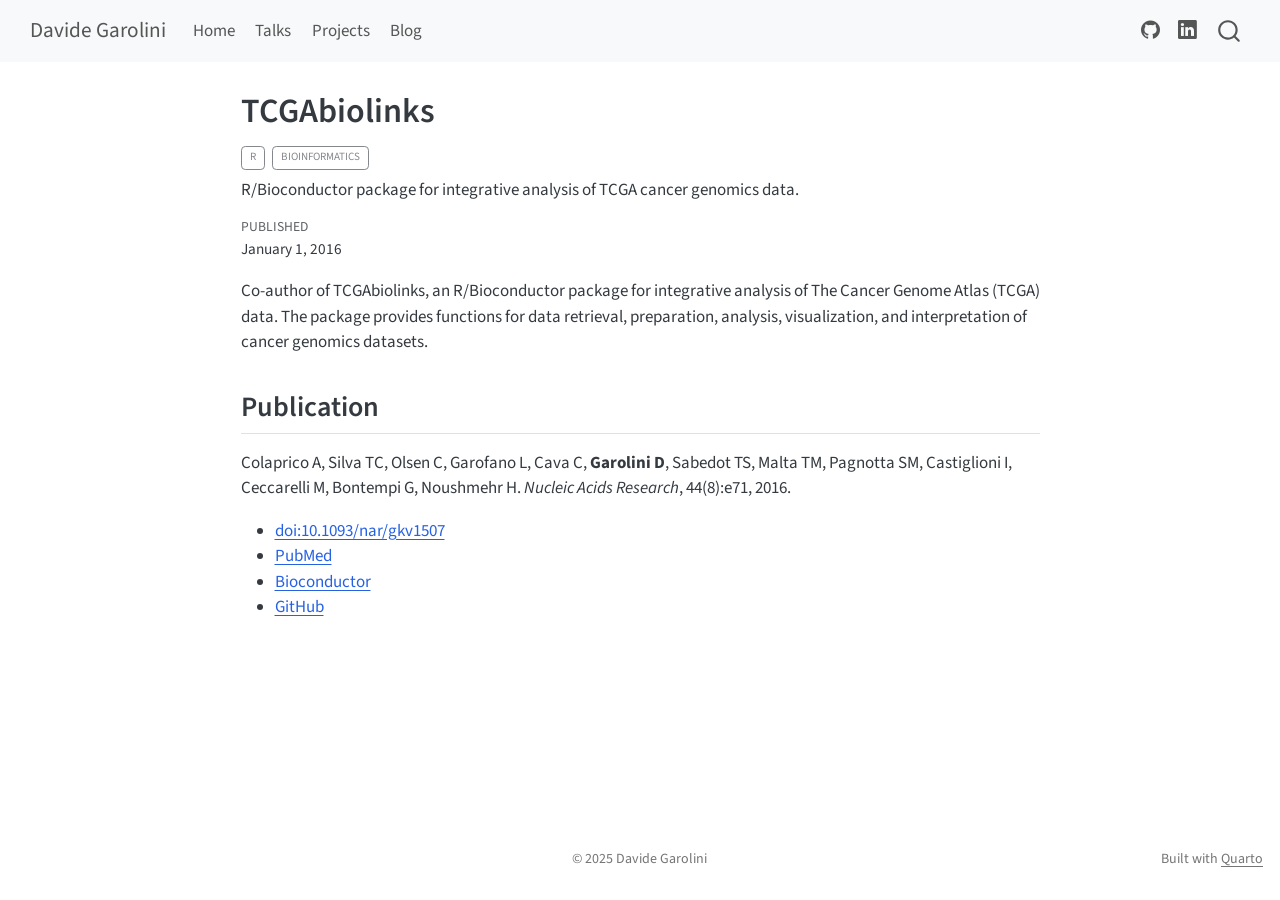
<file: projects/tcgabiolinks/index.html>
<!DOCTYPE html>
<html xmlns="http://www.w3.org/1999/xhtml" lang="en" xml:lang="en"><head>

<meta charset="utf-8">
<meta name="generator" content="quarto-1.9.38">

<meta name="viewport" content="width=device-width, initial-scale=1.0, user-scalable=yes">

<meta name="dcterms.date" content="2016-01-01">
<meta name="description" content="R/Bioconductor package for integrative analysis of TCGA cancer genomics data.">

<title>TCGAbiolinks – Davide Garolini</title>
<style>
/* Default styles provided by pandoc.
** See https://pandoc.org/MANUAL.html#variables-for-html for config info.
*/
code{white-space: pre-wrap;}
span.smallcaps{font-variant: small-caps;}
div.columns{display: flex; gap: min(4vw, 1.5em);}
div.column{flex: auto; overflow-x: auto;}
div.hanging-indent{margin-left: 1.5em; text-indent: -1.5em;}
ul.task-list{list-style: none;}
ul.task-list li input[type="checkbox"] {
  width: 0.8em;
  margin: 0 0.8em 0.2em -1em; /* quarto-specific, see https://github.com/quarto-dev/quarto-cli/issues/4556 */ 
  vertical-align: middle;
}
</style>


<script src="../../site_libs/quarto-nav/quarto-nav.js"></script>
<script src="../../site_libs/quarto-nav/headroom.min.js"></script>
<script src="../../site_libs/clipboard/clipboard.min.js"></script>
<script src="../../site_libs/quarto-search/autocomplete.umd.js"></script>
<script src="../../site_libs/quarto-search/fuse.min.js"></script>
<script src="../../site_libs/quarto-search/quarto-search.js"></script>
<meta name="quarto:offset" content="../../">
<script src="../../site_libs/quarto-html/quarto.js" type="module"></script>
<script src="../../site_libs/quarto-html/tabsets/tabsets.js" type="module"></script>
<script src="../../site_libs/quarto-html/popper.min.js"></script>
<script src="../../site_libs/quarto-html/tippy.umd.min.js"></script>
<script src="../../site_libs/quarto-html/anchor.min.js"></script>
<link href="../../site_libs/quarto-html/tippy.css" rel="stylesheet">
<link href="../../site_libs/quarto-html/quarto-syntax-highlighting-15634bcf2e68342d4ad2dfa704d543f6.css" rel="stylesheet" id="quarto-text-highlighting-styles">
<script src="../../site_libs/bootstrap/bootstrap.min.js"></script>
<link href="../../site_libs/bootstrap/bootstrap-icons.css" rel="stylesheet">
<link href="../../site_libs/bootstrap/bootstrap-3e7735b7b22659e5fa437aca0bb49075.min.css" rel="stylesheet" append-hash="true" id="quarto-bootstrap" data-mode="light">
<script id="quarto-search-options" type="application/json">{
  "location": "navbar",
  "copy-button": false,
  "collapse-after": 3,
  "panel-placement": "end",
  "type": "overlay",
  "limit": 50,
  "keyboard-shortcut": [
    "f",
    "/",
    "s"
  ],
  "show-item-context": false,
  "language": {
    "search-no-results-text": "No results",
    "search-matching-documents-text": "matching documents",
    "search-copy-link-title": "Copy link to search",
    "search-hide-matches-text": "Hide additional matches",
    "search-more-match-text": "more match in this document",
    "search-more-matches-text": "more matches in this document",
    "search-clear-button-title": "Clear",
    "search-text-placeholder": "",
    "search-detached-cancel-button-title": "Cancel",
    "search-submit-button-title": "Submit",
    "search-label": "Search"
  }
}</script>


<link rel="stylesheet" href="../../styles.css">
</head>

<body class="nav-fixed fullcontent quarto-light">

<div id="quarto-search-results"></div>
  <header id="quarto-header" class="headroom fixed-top">
    <nav class="navbar navbar-expand-lg " data-bs-theme="dark">
      <div class="navbar-container container-fluid">
      <div class="navbar-brand-container mx-auto">
    <a class="navbar-brand" href="../../index.html">
    <span class="navbar-title">Davide Garolini</span>
    </a>
  </div>
            <div id="quarto-search" class="" title="Search"></div>
          <button class="navbar-toggler" type="button" data-bs-toggle="collapse" data-bs-target="#navbarCollapse" aria-controls="navbarCollapse" role="menu" aria-expanded="false" aria-label="Toggle navigation" onclick="if (window.quartoToggleHeadroom) { window.quartoToggleHeadroom(); }">
  <span class="navbar-toggler-icon"></span>
</button>
          <div class="collapse navbar-collapse" id="navbarCollapse">
            <ul class="navbar-nav navbar-nav-scroll me-auto">
  <li class="nav-item">
    <a class="nav-link" href="../../index.html"> 
<span class="menu-text">Home</span></a>
  </li>  
  <li class="nav-item">
    <a class="nav-link" href="../../talks/index.html"> 
<span class="menu-text">Talks</span></a>
  </li>  
  <li class="nav-item">
    <a class="nav-link" href="../../projects/index.html"> 
<span class="menu-text">Projects</span></a>
  </li>  
  <li class="nav-item">
    <a class="nav-link" href="../../posts/index.html"> 
<span class="menu-text">Blog</span></a>
  </li>  
</ul>
            <ul class="navbar-nav navbar-nav-scroll ms-auto">
  <li class="nav-item compact">
    <a class="nav-link" href="https://github.com/Melkiades"> <i class="bi bi-github" role="img">
</i> 
<span class="menu-text"></span></a>
  </li>  
  <li class="nav-item compact">
    <a class="nav-link" href="https://www.linkedin.com/in/davidegarolini/"> <i class="bi bi-linkedin" role="img">
</i> 
<span class="menu-text"></span></a>
  </li>  
</ul>
          </div> <!-- /navcollapse -->
            <div class="quarto-navbar-tools">
</div>
      </div> <!-- /container-fluid -->
    </nav>
</header>
<!-- content -->
<div id="quarto-content" class="quarto-container page-columns page-rows-contents page-layout-article page-navbar">
<!-- sidebar -->
<!-- margin-sidebar -->
    
<!-- main -->
<main class="content" id="quarto-document-content">

<header id="title-block-header" class="quarto-title-block default">
<div class="quarto-title">
<h1 class="title">TCGAbiolinks</h1>
  <div class="quarto-categories">
    <div class="quarto-category">R</div>
    <div class="quarto-category">Bioinformatics</div>
  </div>
  </div>

<div>
  <div class="description">
    R/Bioconductor package for integrative analysis of TCGA cancer genomics data.
  </div>
</div>


<div class="quarto-title-meta">

    
    <div>
    <div class="quarto-title-meta-heading">Published</div>
    <div class="quarto-title-meta-contents">
      <p class="date">January 1, 2016</p>
    </div>
  </div>
  
    
  </div>
  


</header>


<p>Co-author of TCGAbiolinks, an R/Bioconductor package for integrative analysis of The Cancer Genome Atlas (TCGA) data. The package provides functions for data retrieval, preparation, analysis, visualization, and interpretation of cancer genomics datasets.</p>
<section id="publication" class="level2">
<h2 class="anchored" data-anchor-id="publication">Publication</h2>
<p>Colaprico A, Silva TC, Olsen C, Garofano L, Cava C, <strong>Garolini D</strong>, Sabedot TS, Malta TM, Pagnotta SM, Castiglioni I, Ceccarelli M, Bontempi G, Noushmehr H. <em>Nucleic Acids Research</em>, 44(8):e71, 2016.</p>
<ul>
<li><a href="https://doi.org/10.1093/nar/gkv1507">doi:10.1093/nar/gkv1507</a></li>
<li><a href="https://pubmed.ncbi.nlm.nih.gov/26704973/">PubMed</a></li>
<li><a href="https://bioconductor.org/packages/TCGAbiolinks/">Bioconductor</a></li>
<li><a href="https://github.com/BioinformaticsFMRP/TCGAbiolinks">GitHub</a></li>
</ul>


</section>

</main> <!-- /main -->
<script id="quarto-html-after-body" type="application/javascript">
  window.document.addEventListener("DOMContentLoaded", function (event) {
    const icon = "";
    const anchorJS = new window.AnchorJS();
    anchorJS.options = {
      placement: 'right',
      icon: icon
    };
    anchorJS.add('.anchored');
    const isCodeAnnotation = (el) => {
      for (const clz of el.classList) {
        if (clz.startsWith('code-annotation-')) {                     
          return true;
        }
      }
      return false;
    }
    const onCopySuccess = function(e) {
      // button target
      const button = e.trigger;
      // don't keep focus
      button.blur();
      // flash "checked"
      button.classList.add('code-copy-button-checked');
      var currentTitle = button.getAttribute("title");
      button.setAttribute("title", "Copied!");
      let tooltip;
      if (window.bootstrap) {
        button.setAttribute("data-bs-toggle", "tooltip");
        button.setAttribute("data-bs-placement", "left");
        button.setAttribute("data-bs-title", "Copied!");
        tooltip = new bootstrap.Tooltip(button, 
          { trigger: "manual", 
            customClass: "code-copy-button-tooltip",
            offset: [0, -8]});
        tooltip.show();    
      }
      setTimeout(function() {
        if (tooltip) {
          tooltip.hide();
          button.removeAttribute("data-bs-title");
          button.removeAttribute("data-bs-toggle");
          button.removeAttribute("data-bs-placement");
        }
        button.setAttribute("title", currentTitle);
        button.classList.remove('code-copy-button-checked');
      }, 1000);
      // clear code selection
      e.clearSelection();
    }
    const getTextToCopy = function(trigger) {
      const outerScaffold = trigger.parentElement.cloneNode(true);
      const codeEl = outerScaffold.querySelector('code');
      for (const childEl of codeEl.children) {
        if (isCodeAnnotation(childEl)) {
          childEl.remove();
        }
      }
      return codeEl.innerText;
    }
    const clipboard = new window.ClipboardJS('.code-copy-button:not([data-in-quarto-modal])', {
      text: getTextToCopy
    });
    clipboard.on('success', onCopySuccess);
    if (window.document.getElementById('quarto-embedded-source-code-modal')) {
      const clipboardModal = new window.ClipboardJS('.code-copy-button[data-in-quarto-modal]', {
        text: getTextToCopy,
        container: window.document.getElementById('quarto-embedded-source-code-modal')
      });
      clipboardModal.on('success', onCopySuccess);
    }
      var localhostRegex = new RegExp(/^(?:http|https):\/\/localhost\:?[0-9]*\//);
      var mailtoRegex = new RegExp(/^mailto:/);
        var filterRegex = new RegExp('/' + window.location.host + '/');
      var isInternal = (href) => {
          return filterRegex.test(href) || localhostRegex.test(href) || mailtoRegex.test(href);
      }
      // Inspect non-navigation links and adorn them if external
     var links = window.document.querySelectorAll('a[href]:not(.nav-link):not(.navbar-brand):not(.toc-action):not(.sidebar-link):not(.sidebar-item-toggle):not(.pagination-link):not(.no-external):not([aria-hidden]):not(.dropdown-item):not(.quarto-navigation-tool):not(.about-link)');
      for (var i=0; i<links.length; i++) {
        const link = links[i];
        if (!isInternal(link.href)) {
          // undo the damage that might have been done by quarto-nav.js in the case of
          // links that we want to consider external
          if (link.dataset.originalHref !== undefined) {
            link.href = link.dataset.originalHref;
          }
        }
      }
    function tippyHover(el, contentFn, onTriggerFn, onUntriggerFn) {
      const config = {
        allowHTML: true,
        maxWidth: 500,
        delay: 100,
        arrow: false,
        appendTo: function(el) {
            return el.parentElement;
        },
        interactive: true,
        interactiveBorder: 10,
        theme: 'quarto',
        placement: 'bottom-start',
      };
      if (contentFn) {
        config.content = contentFn;
      }
      if (onTriggerFn) {
        config.onTrigger = onTriggerFn;
      }
      if (onUntriggerFn) {
        config.onUntrigger = onUntriggerFn;
      }
      window.tippy(el, config); 
    }
    const noterefs = window.document.querySelectorAll('a[role="doc-noteref"]');
    for (var i=0; i<noterefs.length; i++) {
      const ref = noterefs[i];
      tippyHover(ref, function() {
        // use id or data attribute instead here
        let href = ref.getAttribute('data-footnote-href') || ref.getAttribute('href');
        try { href = new URL(href).hash; } catch {}
        const id = href.replace(/^#\/?/, "");
        const note = window.document.getElementById(id);
        if (note) {
          return note.innerHTML;
        } else {
          return "";
        }
      });
    }
    const xrefs = window.document.querySelectorAll('a.quarto-xref');
    const processXRef = (id, note) => {
      // Strip column container classes
      const stripColumnClz = (el) => {
        el.classList.remove("page-full", "page-columns");
        if (el.children) {
          for (const child of el.children) {
            stripColumnClz(child);
          }
        }
      }
      stripColumnClz(note)
      if (id === null || id.startsWith('sec-')) {
        // Special case sections, only their first couple elements
        const container = document.createElement("div");
        if (note.children && note.children.length > 2) {
          container.appendChild(note.children[0].cloneNode(true));
          for (let i = 1; i < note.children.length; i++) {
            const child = note.children[i];
            if (child.tagName === "P" && child.innerText === "") {
              continue;
            } else {
              container.appendChild(child.cloneNode(true));
              break;
            }
          }
          if (window.Quarto?.typesetMath) {
            window.Quarto.typesetMath(container);
          }
          return container.innerHTML
        } else {
          if (window.Quarto?.typesetMath) {
            window.Quarto.typesetMath(note);
          }
          return note.innerHTML;
        }
      } else {
        // Remove any anchor links if they are present
        const anchorLink = note.querySelector('a.anchorjs-link');
        if (anchorLink) {
          anchorLink.remove();
        }
        if (window.Quarto?.typesetMath) {
          window.Quarto.typesetMath(note);
        }
        if (note.classList.contains("callout")) {
          return note.outerHTML;
        } else {
          return note.innerHTML;
        }
      }
    }
    for (var i=0; i<xrefs.length; i++) {
      const xref = xrefs[i];
      tippyHover(xref, undefined, function(instance) {
        instance.disable();
        let url = xref.getAttribute('href');
        let hash = undefined; 
        if (url.startsWith('#')) {
          hash = url;
        } else {
          try { hash = new URL(url).hash; } catch {}
        }
        if (hash) {
          const id = hash.replace(/^#\/?/, "");
          const note = window.document.getElementById(id);
          if (note !== null) {
            try {
              const html = processXRef(id, note.cloneNode(true));
              instance.setContent(html);
            } finally {
              instance.enable();
              instance.show();
            }
          } else {
            // See if we can fetch this
            fetch(url.split('#')[0])
            .then(res => res.text())
            .then(html => {
              const parser = new DOMParser();
              const htmlDoc = parser.parseFromString(html, "text/html");
              const note = htmlDoc.getElementById(id);
              if (note !== null) {
                const html = processXRef(id, note);
                instance.setContent(html);
              } 
            }).finally(() => {
              instance.enable();
              instance.show();
            });
          }
        } else {
          // See if we can fetch a full url (with no hash to target)
          // This is a special case and we should probably do some content thinning / targeting
          fetch(url)
          .then(res => res.text())
          .then(html => {
            const parser = new DOMParser();
            const htmlDoc = parser.parseFromString(html, "text/html");
            const note = htmlDoc.querySelector('main.content');
            if (note !== null) {
              // This should only happen for chapter cross references
              // (since there is no id in the URL)
              // remove the first header
              if (note.children.length > 0 && note.children[0].tagName === "HEADER") {
                note.children[0].remove();
              }
              const html = processXRef(null, note);
              instance.setContent(html);
            } 
          }).finally(() => {
            instance.enable();
            instance.show();
          });
        }
      }, function(instance) {
      });
    }
        let selectedAnnoteEl;
        const selectorForAnnotation = ( cell, annotation) => {
          let cellAttr = 'data-code-cell="' + cell + '"';
          let lineAttr = 'data-code-annotation="' +  annotation + '"';
          const selector = 'span[' + cellAttr + '][' + lineAttr + ']';
          return selector;
        }
        const selectCodeLines = (annoteEl) => {
          const doc = window.document;
          const targetCell = annoteEl.getAttribute("data-target-cell");
          const targetAnnotation = annoteEl.getAttribute("data-target-annotation");
          const annoteSpan = window.document.querySelector(selectorForAnnotation(targetCell, targetAnnotation));
          const lines = annoteSpan.getAttribute("data-code-lines").split(",");
          const lineIds = lines.map((line) => {
            return targetCell + "-" + line;
          })
          let top = null;
          let height = null;
          let parent = null;
          if (lineIds.length > 0) {
              //compute the position of the single el (top and bottom and make a div)
              const el = window.document.getElementById(lineIds[0]);
              top = el.offsetTop;
              height = el.offsetHeight;
              parent = el.parentElement.parentElement;
            if (lineIds.length > 1) {
              const lastEl = window.document.getElementById(lineIds[lineIds.length - 1]);
              const bottom = lastEl.offsetTop + lastEl.offsetHeight;
              height = bottom - top;
            }
            if (top !== null && height !== null && parent !== null) {
              // cook up a div (if necessary) and position it 
              let div = window.document.getElementById("code-annotation-line-highlight");
              if (div === null) {
                div = window.document.createElement("div");
                div.setAttribute("id", "code-annotation-line-highlight");
                div.style.position = 'absolute';
                parent.appendChild(div);
              }
              div.style.top = top - 2 + "px";
              div.style.height = height + 4 + "px";
              div.style.left = 0;
              let gutterDiv = window.document.getElementById("code-annotation-line-highlight-gutter");
              if (gutterDiv === null) {
                gutterDiv = window.document.createElement("div");
                gutterDiv.setAttribute("id", "code-annotation-line-highlight-gutter");
                gutterDiv.style.position = 'absolute';
                const codeCell = window.document.getElementById(targetCell);
                const gutter = codeCell.querySelector('.code-annotation-gutter');
                gutter.appendChild(gutterDiv);
              }
              gutterDiv.style.top = top - 2 + "px";
              gutterDiv.style.height = height + 4 + "px";
            }
            selectedAnnoteEl = annoteEl;
          }
        };
        const unselectCodeLines = () => {
          const elementsIds = ["code-annotation-line-highlight", "code-annotation-line-highlight-gutter"];
          elementsIds.forEach((elId) => {
            const div = window.document.getElementById(elId);
            if (div) {
              div.remove();
            }
          });
          selectedAnnoteEl = undefined;
        };
          // Handle positioning of the toggle
      window.addEventListener(
        "resize",
        throttle(() => {
          elRect = undefined;
          if (selectedAnnoteEl) {
            selectCodeLines(selectedAnnoteEl);
          }
        }, 10)
      );
      function throttle(fn, ms) {
      let throttle = false;
      let timer;
        return (...args) => {
          if(!throttle) { // first call gets through
              fn.apply(this, args);
              throttle = true;
          } else { // all the others get throttled
              if(timer) clearTimeout(timer); // cancel #2
              timer = setTimeout(() => {
                fn.apply(this, args);
                timer = throttle = false;
              }, ms);
          }
        };
      }
        // Attach click handler to the DT
        const annoteDls = window.document.querySelectorAll('dt[data-target-cell]');
        for (const annoteDlNode of annoteDls) {
          annoteDlNode.addEventListener('click', (event) => {
            const clickedEl = event.target;
            if (clickedEl !== selectedAnnoteEl) {
              unselectCodeLines();
              const activeEl = window.document.querySelector('dt[data-target-cell].code-annotation-active');
              if (activeEl) {
                activeEl.classList.remove('code-annotation-active');
              }
              selectCodeLines(clickedEl);
              clickedEl.classList.add('code-annotation-active');
            } else {
              // Unselect the line
              unselectCodeLines();
              clickedEl.classList.remove('code-annotation-active');
            }
          });
        }
    const findCites = (el) => {
      const parentEl = el.parentElement;
      if (parentEl) {
        const cites = parentEl.dataset.cites;
        if (cites) {
          return {
            el,
            cites: cites.split(' ')
          };
        } else {
          return findCites(el.parentElement)
        }
      } else {
        return undefined;
      }
    };
    var bibliorefs = window.document.querySelectorAll('a[role="doc-biblioref"]');
    for (var i=0; i<bibliorefs.length; i++) {
      const ref = bibliorefs[i];
      const citeInfo = findCites(ref);
      if (citeInfo) {
        tippyHover(citeInfo.el, function() {
          var popup = window.document.createElement('div');
          citeInfo.cites.forEach(function(cite) {
            var citeDiv = window.document.createElement('div');
            citeDiv.classList.add('hanging-indent');
            citeDiv.classList.add('csl-entry');
            var biblioDiv = window.document.getElementById('ref-' + cite);
            if (biblioDiv) {
              citeDiv.innerHTML = biblioDiv.innerHTML;
            }
            popup.appendChild(citeDiv);
          });
          return popup.innerHTML;
        });
      }
    }
  });
  </script>
</div> <!-- /content -->
<footer class="footer">
  <div class="nav-footer">
    <div class="nav-footer-left">
      &nbsp;
    </div>   
    <div class="nav-footer-center">
<p>© 2025 Davide Garolini</p>
</div>
    <div class="nav-footer-right">
<p>Built with <a href="https://quarto.org/">Quarto</a></p>
</div>
  </div>
</footer>




</body></html>
</file>
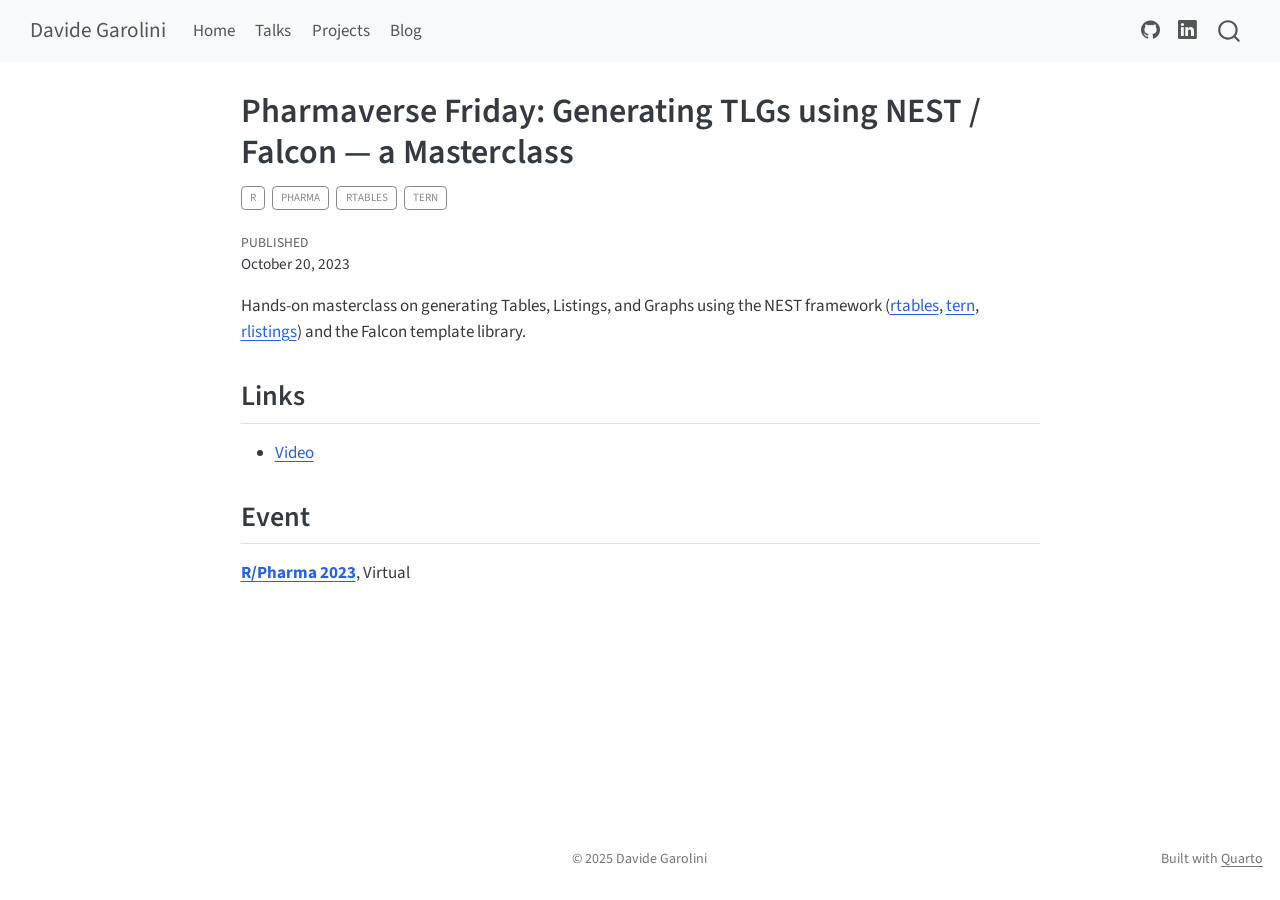
<file: talks/2023-rinpharma/index.html>
<!DOCTYPE html>
<html xmlns="http://www.w3.org/1999/xhtml" lang="en" xml:lang="en"><head>

<meta charset="utf-8">
<meta name="generator" content="quarto-1.9.38">

<meta name="viewport" content="width=device-width, initial-scale=1.0, user-scalable=yes">

<meta name="dcterms.date" content="2023-10-20">

<title>Pharmaverse Friday: Generating TLGs using NEST / Falcon — a Masterclass – Davide Garolini</title>
<style>
/* Default styles provided by pandoc.
** See https://pandoc.org/MANUAL.html#variables-for-html for config info.
*/
code{white-space: pre-wrap;}
span.smallcaps{font-variant: small-caps;}
div.columns{display: flex; gap: min(4vw, 1.5em);}
div.column{flex: auto; overflow-x: auto;}
div.hanging-indent{margin-left: 1.5em; text-indent: -1.5em;}
ul.task-list{list-style: none;}
ul.task-list li input[type="checkbox"] {
  width: 0.8em;
  margin: 0 0.8em 0.2em -1em; /* quarto-specific, see https://github.com/quarto-dev/quarto-cli/issues/4556 */ 
  vertical-align: middle;
}
</style>


<script src="../../site_libs/quarto-nav/quarto-nav.js"></script>
<script src="../../site_libs/quarto-nav/headroom.min.js"></script>
<script src="../../site_libs/clipboard/clipboard.min.js"></script>
<script src="../../site_libs/quarto-search/autocomplete.umd.js"></script>
<script src="../../site_libs/quarto-search/fuse.min.js"></script>
<script src="../../site_libs/quarto-search/quarto-search.js"></script>
<meta name="quarto:offset" content="../../">
<script src="../../site_libs/quarto-html/quarto.js" type="module"></script>
<script src="../../site_libs/quarto-html/tabsets/tabsets.js" type="module"></script>
<script src="../../site_libs/quarto-html/popper.min.js"></script>
<script src="../../site_libs/quarto-html/tippy.umd.min.js"></script>
<script src="../../site_libs/quarto-html/anchor.min.js"></script>
<link href="../../site_libs/quarto-html/tippy.css" rel="stylesheet">
<link href="../../site_libs/quarto-html/quarto-syntax-highlighting-15634bcf2e68342d4ad2dfa704d543f6.css" rel="stylesheet" id="quarto-text-highlighting-styles">
<script src="../../site_libs/bootstrap/bootstrap.min.js"></script>
<link href="../../site_libs/bootstrap/bootstrap-icons.css" rel="stylesheet">
<link href="../../site_libs/bootstrap/bootstrap-3e7735b7b22659e5fa437aca0bb49075.min.css" rel="stylesheet" append-hash="true" id="quarto-bootstrap" data-mode="light">
<script id="quarto-search-options" type="application/json">{
  "location": "navbar",
  "copy-button": false,
  "collapse-after": 3,
  "panel-placement": "end",
  "type": "overlay",
  "limit": 50,
  "keyboard-shortcut": [
    "f",
    "/",
    "s"
  ],
  "show-item-context": false,
  "language": {
    "search-no-results-text": "No results",
    "search-matching-documents-text": "matching documents",
    "search-copy-link-title": "Copy link to search",
    "search-hide-matches-text": "Hide additional matches",
    "search-more-match-text": "more match in this document",
    "search-more-matches-text": "more matches in this document",
    "search-clear-button-title": "Clear",
    "search-text-placeholder": "",
    "search-detached-cancel-button-title": "Cancel",
    "search-submit-button-title": "Submit",
    "search-label": "Search"
  }
}</script>


<link rel="stylesheet" href="../../styles.css">
</head>

<body class="nav-fixed fullcontent quarto-light">

<div id="quarto-search-results"></div>
  <header id="quarto-header" class="headroom fixed-top">
    <nav class="navbar navbar-expand-lg " data-bs-theme="dark">
      <div class="navbar-container container-fluid">
      <div class="navbar-brand-container mx-auto">
    <a class="navbar-brand" href="../../index.html">
    <span class="navbar-title">Davide Garolini</span>
    </a>
  </div>
            <div id="quarto-search" class="" title="Search"></div>
          <button class="navbar-toggler" type="button" data-bs-toggle="collapse" data-bs-target="#navbarCollapse" aria-controls="navbarCollapse" role="menu" aria-expanded="false" aria-label="Toggle navigation" onclick="if (window.quartoToggleHeadroom) { window.quartoToggleHeadroom(); }">
  <span class="navbar-toggler-icon"></span>
</button>
          <div class="collapse navbar-collapse" id="navbarCollapse">
            <ul class="navbar-nav navbar-nav-scroll me-auto">
  <li class="nav-item">
    <a class="nav-link" href="../../index.html"> 
<span class="menu-text">Home</span></a>
  </li>  
  <li class="nav-item">
    <a class="nav-link" href="../../talks/index.html"> 
<span class="menu-text">Talks</span></a>
  </li>  
  <li class="nav-item">
    <a class="nav-link" href="../../projects/index.html"> 
<span class="menu-text">Projects</span></a>
  </li>  
  <li class="nav-item">
    <a class="nav-link" href="../../posts/index.html"> 
<span class="menu-text">Blog</span></a>
  </li>  
</ul>
            <ul class="navbar-nav navbar-nav-scroll ms-auto">
  <li class="nav-item compact">
    <a class="nav-link" href="https://github.com/Melkiades"> <i class="bi bi-github" role="img">
</i> 
<span class="menu-text"></span></a>
  </li>  
  <li class="nav-item compact">
    <a class="nav-link" href="https://www.linkedin.com/in/davidegarolini/"> <i class="bi bi-linkedin" role="img">
</i> 
<span class="menu-text"></span></a>
  </li>  
</ul>
          </div> <!-- /navcollapse -->
            <div class="quarto-navbar-tools">
</div>
      </div> <!-- /container-fluid -->
    </nav>
</header>
<!-- content -->
<div id="quarto-content" class="quarto-container page-columns page-rows-contents page-layout-article page-navbar">
<!-- sidebar -->
<!-- margin-sidebar -->
    
<!-- main -->
<main class="content" id="quarto-document-content">

<header id="title-block-header" class="quarto-title-block default">
<div class="quarto-title">
<h1 class="title">Pharmaverse Friday: Generating TLGs using NEST / Falcon — a Masterclass</h1>
  <div class="quarto-categories">
    <div class="quarto-category">R</div>
    <div class="quarto-category">Pharma</div>
    <div class="quarto-category">rtables</div>
    <div class="quarto-category">tern</div>
  </div>
  </div>



<div class="quarto-title-meta">

    
    <div>
    <div class="quarto-title-meta-heading">Published</div>
    <div class="quarto-title-meta-contents">
      <p class="date">October 20, 2023</p>
    </div>
  </div>
  
    
  </div>
  


</header>


<p>Hands-on masterclass on generating Tables, Listings, and Graphs using the NEST framework (<a href="https://github.com/insightsengineering/rtables">rtables</a>, <a href="https://github.com/insightsengineering/tern">tern</a>, <a href="https://github.com/insightsengineering/rlistings">rlistings</a>) and the Falcon template library.</p>
<section id="links" class="level2">
<h2 class="anchored" data-anchor-id="links">Links</h2>
<ul>
<li><a href="https://youtu.be/YPmbLPSYFYM">Video</a></li>
</ul>
</section>
<section id="event" class="level2">
<h2 class="anchored" data-anchor-id="event">Event</h2>
<p><a href="https://rinpharma.com/"><strong>R/Pharma 2023</strong></a>, Virtual</p>


</section>

</main> <!-- /main -->
<script id="quarto-html-after-body" type="application/javascript">
  window.document.addEventListener("DOMContentLoaded", function (event) {
    const icon = "";
    const anchorJS = new window.AnchorJS();
    anchorJS.options = {
      placement: 'right',
      icon: icon
    };
    anchorJS.add('.anchored');
    const isCodeAnnotation = (el) => {
      for (const clz of el.classList) {
        if (clz.startsWith('code-annotation-')) {                     
          return true;
        }
      }
      return false;
    }
    const onCopySuccess = function(e) {
      // button target
      const button = e.trigger;
      // don't keep focus
      button.blur();
      // flash "checked"
      button.classList.add('code-copy-button-checked');
      var currentTitle = button.getAttribute("title");
      button.setAttribute("title", "Copied!");
      let tooltip;
      if (window.bootstrap) {
        button.setAttribute("data-bs-toggle", "tooltip");
        button.setAttribute("data-bs-placement", "left");
        button.setAttribute("data-bs-title", "Copied!");
        tooltip = new bootstrap.Tooltip(button, 
          { trigger: "manual", 
            customClass: "code-copy-button-tooltip",
            offset: [0, -8]});
        tooltip.show();    
      }
      setTimeout(function() {
        if (tooltip) {
          tooltip.hide();
          button.removeAttribute("data-bs-title");
          button.removeAttribute("data-bs-toggle");
          button.removeAttribute("data-bs-placement");
        }
        button.setAttribute("title", currentTitle);
        button.classList.remove('code-copy-button-checked');
      }, 1000);
      // clear code selection
      e.clearSelection();
    }
    const getTextToCopy = function(trigger) {
      const outerScaffold = trigger.parentElement.cloneNode(true);
      const codeEl = outerScaffold.querySelector('code');
      for (const childEl of codeEl.children) {
        if (isCodeAnnotation(childEl)) {
          childEl.remove();
        }
      }
      return codeEl.innerText;
    }
    const clipboard = new window.ClipboardJS('.code-copy-button:not([data-in-quarto-modal])', {
      text: getTextToCopy
    });
    clipboard.on('success', onCopySuccess);
    if (window.document.getElementById('quarto-embedded-source-code-modal')) {
      const clipboardModal = new window.ClipboardJS('.code-copy-button[data-in-quarto-modal]', {
        text: getTextToCopy,
        container: window.document.getElementById('quarto-embedded-source-code-modal')
      });
      clipboardModal.on('success', onCopySuccess);
    }
      var localhostRegex = new RegExp(/^(?:http|https):\/\/localhost\:?[0-9]*\//);
      var mailtoRegex = new RegExp(/^mailto:/);
        var filterRegex = new RegExp('/' + window.location.host + '/');
      var isInternal = (href) => {
          return filterRegex.test(href) || localhostRegex.test(href) || mailtoRegex.test(href);
      }
      // Inspect non-navigation links and adorn them if external
     var links = window.document.querySelectorAll('a[href]:not(.nav-link):not(.navbar-brand):not(.toc-action):not(.sidebar-link):not(.sidebar-item-toggle):not(.pagination-link):not(.no-external):not([aria-hidden]):not(.dropdown-item):not(.quarto-navigation-tool):not(.about-link)');
      for (var i=0; i<links.length; i++) {
        const link = links[i];
        if (!isInternal(link.href)) {
          // undo the damage that might have been done by quarto-nav.js in the case of
          // links that we want to consider external
          if (link.dataset.originalHref !== undefined) {
            link.href = link.dataset.originalHref;
          }
        }
      }
    function tippyHover(el, contentFn, onTriggerFn, onUntriggerFn) {
      const config = {
        allowHTML: true,
        maxWidth: 500,
        delay: 100,
        arrow: false,
        appendTo: function(el) {
            return el.parentElement;
        },
        interactive: true,
        interactiveBorder: 10,
        theme: 'quarto',
        placement: 'bottom-start',
      };
      if (contentFn) {
        config.content = contentFn;
      }
      if (onTriggerFn) {
        config.onTrigger = onTriggerFn;
      }
      if (onUntriggerFn) {
        config.onUntrigger = onUntriggerFn;
      }
      window.tippy(el, config); 
    }
    const noterefs = window.document.querySelectorAll('a[role="doc-noteref"]');
    for (var i=0; i<noterefs.length; i++) {
      const ref = noterefs[i];
      tippyHover(ref, function() {
        // use id or data attribute instead here
        let href = ref.getAttribute('data-footnote-href') || ref.getAttribute('href');
        try { href = new URL(href).hash; } catch {}
        const id = href.replace(/^#\/?/, "");
        const note = window.document.getElementById(id);
        if (note) {
          return note.innerHTML;
        } else {
          return "";
        }
      });
    }
    const xrefs = window.document.querySelectorAll('a.quarto-xref');
    const processXRef = (id, note) => {
      // Strip column container classes
      const stripColumnClz = (el) => {
        el.classList.remove("page-full", "page-columns");
        if (el.children) {
          for (const child of el.children) {
            stripColumnClz(child);
          }
        }
      }
      stripColumnClz(note)
      if (id === null || id.startsWith('sec-')) {
        // Special case sections, only their first couple elements
        const container = document.createElement("div");
        if (note.children && note.children.length > 2) {
          container.appendChild(note.children[0].cloneNode(true));
          for (let i = 1; i < note.children.length; i++) {
            const child = note.children[i];
            if (child.tagName === "P" && child.innerText === "") {
              continue;
            } else {
              container.appendChild(child.cloneNode(true));
              break;
            }
          }
          if (window.Quarto?.typesetMath) {
            window.Quarto.typesetMath(container);
          }
          return container.innerHTML
        } else {
          if (window.Quarto?.typesetMath) {
            window.Quarto.typesetMath(note);
          }
          return note.innerHTML;
        }
      } else {
        // Remove any anchor links if they are present
        const anchorLink = note.querySelector('a.anchorjs-link');
        if (anchorLink) {
          anchorLink.remove();
        }
        if (window.Quarto?.typesetMath) {
          window.Quarto.typesetMath(note);
        }
        if (note.classList.contains("callout")) {
          return note.outerHTML;
        } else {
          return note.innerHTML;
        }
      }
    }
    for (var i=0; i<xrefs.length; i++) {
      const xref = xrefs[i];
      tippyHover(xref, undefined, function(instance) {
        instance.disable();
        let url = xref.getAttribute('href');
        let hash = undefined; 
        if (url.startsWith('#')) {
          hash = url;
        } else {
          try { hash = new URL(url).hash; } catch {}
        }
        if (hash) {
          const id = hash.replace(/^#\/?/, "");
          const note = window.document.getElementById(id);
          if (note !== null) {
            try {
              const html = processXRef(id, note.cloneNode(true));
              instance.setContent(html);
            } finally {
              instance.enable();
              instance.show();
            }
          } else {
            // See if we can fetch this
            fetch(url.split('#')[0])
            .then(res => res.text())
            .then(html => {
              const parser = new DOMParser();
              const htmlDoc = parser.parseFromString(html, "text/html");
              const note = htmlDoc.getElementById(id);
              if (note !== null) {
                const html = processXRef(id, note);
                instance.setContent(html);
              } 
            }).finally(() => {
              instance.enable();
              instance.show();
            });
          }
        } else {
          // See if we can fetch a full url (with no hash to target)
          // This is a special case and we should probably do some content thinning / targeting
          fetch(url)
          .then(res => res.text())
          .then(html => {
            const parser = new DOMParser();
            const htmlDoc = parser.parseFromString(html, "text/html");
            const note = htmlDoc.querySelector('main.content');
            if (note !== null) {
              // This should only happen for chapter cross references
              // (since there is no id in the URL)
              // remove the first header
              if (note.children.length > 0 && note.children[0].tagName === "HEADER") {
                note.children[0].remove();
              }
              const html = processXRef(null, note);
              instance.setContent(html);
            } 
          }).finally(() => {
            instance.enable();
            instance.show();
          });
        }
      }, function(instance) {
      });
    }
        let selectedAnnoteEl;
        const selectorForAnnotation = ( cell, annotation) => {
          let cellAttr = 'data-code-cell="' + cell + '"';
          let lineAttr = 'data-code-annotation="' +  annotation + '"';
          const selector = 'span[' + cellAttr + '][' + lineAttr + ']';
          return selector;
        }
        const selectCodeLines = (annoteEl) => {
          const doc = window.document;
          const targetCell = annoteEl.getAttribute("data-target-cell");
          const targetAnnotation = annoteEl.getAttribute("data-target-annotation");
          const annoteSpan = window.document.querySelector(selectorForAnnotation(targetCell, targetAnnotation));
          const lines = annoteSpan.getAttribute("data-code-lines").split(",");
          const lineIds = lines.map((line) => {
            return targetCell + "-" + line;
          })
          let top = null;
          let height = null;
          let parent = null;
          if (lineIds.length > 0) {
              //compute the position of the single el (top and bottom and make a div)
              const el = window.document.getElementById(lineIds[0]);
              top = el.offsetTop;
              height = el.offsetHeight;
              parent = el.parentElement.parentElement;
            if (lineIds.length > 1) {
              const lastEl = window.document.getElementById(lineIds[lineIds.length - 1]);
              const bottom = lastEl.offsetTop + lastEl.offsetHeight;
              height = bottom - top;
            }
            if (top !== null && height !== null && parent !== null) {
              // cook up a div (if necessary) and position it 
              let div = window.document.getElementById("code-annotation-line-highlight");
              if (div === null) {
                div = window.document.createElement("div");
                div.setAttribute("id", "code-annotation-line-highlight");
                div.style.position = 'absolute';
                parent.appendChild(div);
              }
              div.style.top = top - 2 + "px";
              div.style.height = height + 4 + "px";
              div.style.left = 0;
              let gutterDiv = window.document.getElementById("code-annotation-line-highlight-gutter");
              if (gutterDiv === null) {
                gutterDiv = window.document.createElement("div");
                gutterDiv.setAttribute("id", "code-annotation-line-highlight-gutter");
                gutterDiv.style.position = 'absolute';
                const codeCell = window.document.getElementById(targetCell);
                const gutter = codeCell.querySelector('.code-annotation-gutter');
                gutter.appendChild(gutterDiv);
              }
              gutterDiv.style.top = top - 2 + "px";
              gutterDiv.style.height = height + 4 + "px";
            }
            selectedAnnoteEl = annoteEl;
          }
        };
        const unselectCodeLines = () => {
          const elementsIds = ["code-annotation-line-highlight", "code-annotation-line-highlight-gutter"];
          elementsIds.forEach((elId) => {
            const div = window.document.getElementById(elId);
            if (div) {
              div.remove();
            }
          });
          selectedAnnoteEl = undefined;
        };
          // Handle positioning of the toggle
      window.addEventListener(
        "resize",
        throttle(() => {
          elRect = undefined;
          if (selectedAnnoteEl) {
            selectCodeLines(selectedAnnoteEl);
          }
        }, 10)
      );
      function throttle(fn, ms) {
      let throttle = false;
      let timer;
        return (...args) => {
          if(!throttle) { // first call gets through
              fn.apply(this, args);
              throttle = true;
          } else { // all the others get throttled
              if(timer) clearTimeout(timer); // cancel #2
              timer = setTimeout(() => {
                fn.apply(this, args);
                timer = throttle = false;
              }, ms);
          }
        };
      }
        // Attach click handler to the DT
        const annoteDls = window.document.querySelectorAll('dt[data-target-cell]');
        for (const annoteDlNode of annoteDls) {
          annoteDlNode.addEventListener('click', (event) => {
            const clickedEl = event.target;
            if (clickedEl !== selectedAnnoteEl) {
              unselectCodeLines();
              const activeEl = window.document.querySelector('dt[data-target-cell].code-annotation-active');
              if (activeEl) {
                activeEl.classList.remove('code-annotation-active');
              }
              selectCodeLines(clickedEl);
              clickedEl.classList.add('code-annotation-active');
            } else {
              // Unselect the line
              unselectCodeLines();
              clickedEl.classList.remove('code-annotation-active');
            }
          });
        }
    const findCites = (el) => {
      const parentEl = el.parentElement;
      if (parentEl) {
        const cites = parentEl.dataset.cites;
        if (cites) {
          return {
            el,
            cites: cites.split(' ')
          };
        } else {
          return findCites(el.parentElement)
        }
      } else {
        return undefined;
      }
    };
    var bibliorefs = window.document.querySelectorAll('a[role="doc-biblioref"]');
    for (var i=0; i<bibliorefs.length; i++) {
      const ref = bibliorefs[i];
      const citeInfo = findCites(ref);
      if (citeInfo) {
        tippyHover(citeInfo.el, function() {
          var popup = window.document.createElement('div');
          citeInfo.cites.forEach(function(cite) {
            var citeDiv = window.document.createElement('div');
            citeDiv.classList.add('hanging-indent');
            citeDiv.classList.add('csl-entry');
            var biblioDiv = window.document.getElementById('ref-' + cite);
            if (biblioDiv) {
              citeDiv.innerHTML = biblioDiv.innerHTML;
            }
            popup.appendChild(citeDiv);
          });
          return popup.innerHTML;
        });
      }
    }
  });
  </script>
</div> <!-- /content -->
<footer class="footer">
  <div class="nav-footer">
    <div class="nav-footer-left">
      &nbsp;
    </div>   
    <div class="nav-footer-center">
<p>© 2025 Davide Garolini</p>
</div>
    <div class="nav-footer-right">
<p>Built with <a href="https://quarto.org/">Quarto</a></p>
</div>
  </div>
</footer>




</body></html>
</file>
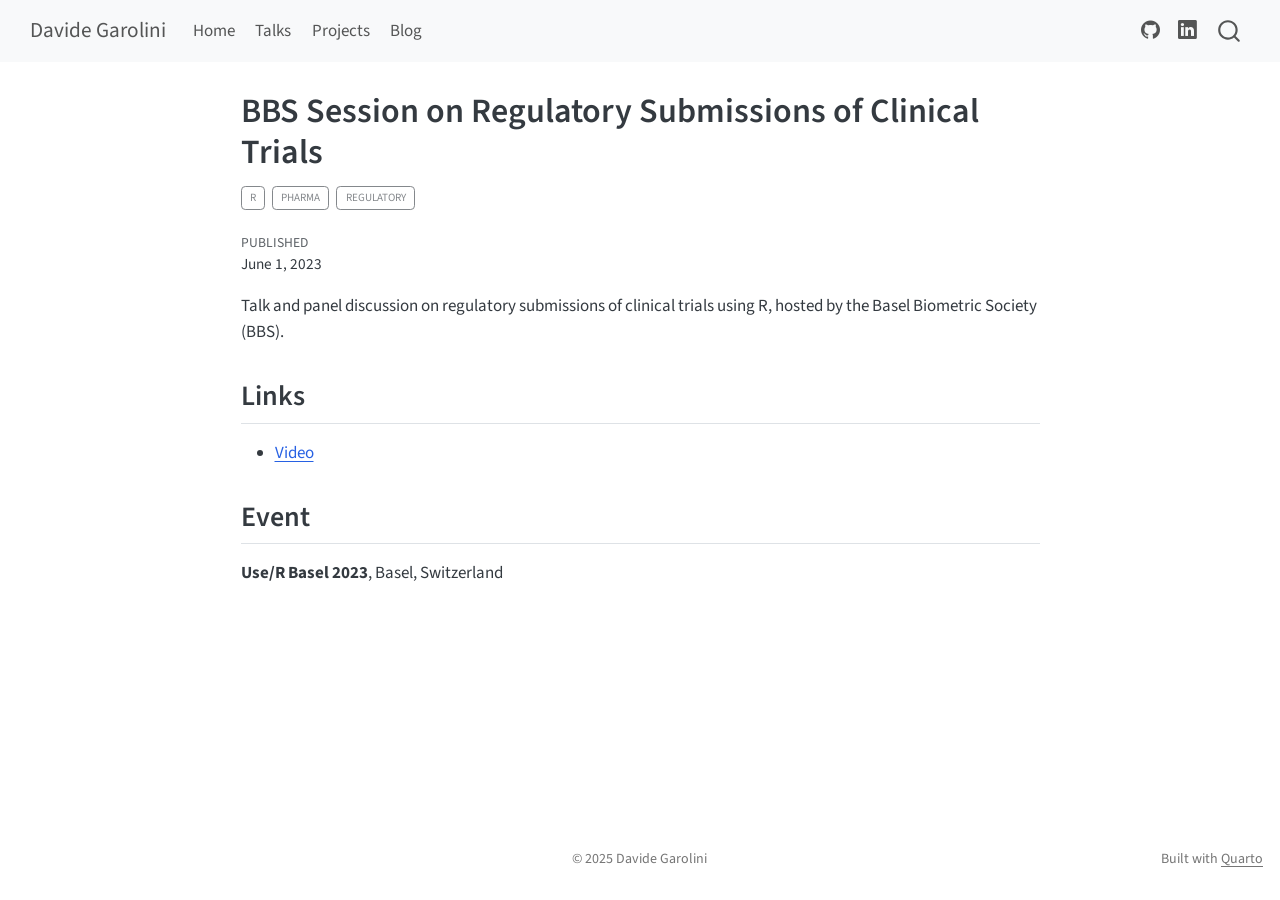
<file: talks/2023-user-basel/index.html>
<!DOCTYPE html>
<html xmlns="http://www.w3.org/1999/xhtml" lang="en" xml:lang="en"><head>

<meta charset="utf-8">
<meta name="generator" content="quarto-1.9.38">

<meta name="viewport" content="width=device-width, initial-scale=1.0, user-scalable=yes">

<meta name="dcterms.date" content="2023-06-01">

<title>BBS Session on Regulatory Submissions of Clinical Trials – Davide Garolini</title>
<style>
/* Default styles provided by pandoc.
** See https://pandoc.org/MANUAL.html#variables-for-html for config info.
*/
code{white-space: pre-wrap;}
span.smallcaps{font-variant: small-caps;}
div.columns{display: flex; gap: min(4vw, 1.5em);}
div.column{flex: auto; overflow-x: auto;}
div.hanging-indent{margin-left: 1.5em; text-indent: -1.5em;}
ul.task-list{list-style: none;}
ul.task-list li input[type="checkbox"] {
  width: 0.8em;
  margin: 0 0.8em 0.2em -1em; /* quarto-specific, see https://github.com/quarto-dev/quarto-cli/issues/4556 */ 
  vertical-align: middle;
}
</style>


<script src="../../site_libs/quarto-nav/quarto-nav.js"></script>
<script src="../../site_libs/quarto-nav/headroom.min.js"></script>
<script src="../../site_libs/clipboard/clipboard.min.js"></script>
<script src="../../site_libs/quarto-search/autocomplete.umd.js"></script>
<script src="../../site_libs/quarto-search/fuse.min.js"></script>
<script src="../../site_libs/quarto-search/quarto-search.js"></script>
<meta name="quarto:offset" content="../../">
<script src="../../site_libs/quarto-html/quarto.js" type="module"></script>
<script src="../../site_libs/quarto-html/tabsets/tabsets.js" type="module"></script>
<script src="../../site_libs/quarto-html/popper.min.js"></script>
<script src="../../site_libs/quarto-html/tippy.umd.min.js"></script>
<script src="../../site_libs/quarto-html/anchor.min.js"></script>
<link href="../../site_libs/quarto-html/tippy.css" rel="stylesheet">
<link href="../../site_libs/quarto-html/quarto-syntax-highlighting-15634bcf2e68342d4ad2dfa704d543f6.css" rel="stylesheet" id="quarto-text-highlighting-styles">
<script src="../../site_libs/bootstrap/bootstrap.min.js"></script>
<link href="../../site_libs/bootstrap/bootstrap-icons.css" rel="stylesheet">
<link href="../../site_libs/bootstrap/bootstrap-3e7735b7b22659e5fa437aca0bb49075.min.css" rel="stylesheet" append-hash="true" id="quarto-bootstrap" data-mode="light">
<script id="quarto-search-options" type="application/json">{
  "location": "navbar",
  "copy-button": false,
  "collapse-after": 3,
  "panel-placement": "end",
  "type": "overlay",
  "limit": 50,
  "keyboard-shortcut": [
    "f",
    "/",
    "s"
  ],
  "show-item-context": false,
  "language": {
    "search-no-results-text": "No results",
    "search-matching-documents-text": "matching documents",
    "search-copy-link-title": "Copy link to search",
    "search-hide-matches-text": "Hide additional matches",
    "search-more-match-text": "more match in this document",
    "search-more-matches-text": "more matches in this document",
    "search-clear-button-title": "Clear",
    "search-text-placeholder": "",
    "search-detached-cancel-button-title": "Cancel",
    "search-submit-button-title": "Submit",
    "search-label": "Search"
  }
}</script>


<link rel="stylesheet" href="../../styles.css">
</head>

<body class="nav-fixed fullcontent quarto-light">

<div id="quarto-search-results"></div>
  <header id="quarto-header" class="headroom fixed-top">
    <nav class="navbar navbar-expand-lg " data-bs-theme="dark">
      <div class="navbar-container container-fluid">
      <div class="navbar-brand-container mx-auto">
    <a class="navbar-brand" href="../../index.html">
    <span class="navbar-title">Davide Garolini</span>
    </a>
  </div>
            <div id="quarto-search" class="" title="Search"></div>
          <button class="navbar-toggler" type="button" data-bs-toggle="collapse" data-bs-target="#navbarCollapse" aria-controls="navbarCollapse" role="menu" aria-expanded="false" aria-label="Toggle navigation" onclick="if (window.quartoToggleHeadroom) { window.quartoToggleHeadroom(); }">
  <span class="navbar-toggler-icon"></span>
</button>
          <div class="collapse navbar-collapse" id="navbarCollapse">
            <ul class="navbar-nav navbar-nav-scroll me-auto">
  <li class="nav-item">
    <a class="nav-link" href="../../index.html"> 
<span class="menu-text">Home</span></a>
  </li>  
  <li class="nav-item">
    <a class="nav-link" href="../../talks/index.html"> 
<span class="menu-text">Talks</span></a>
  </li>  
  <li class="nav-item">
    <a class="nav-link" href="../../projects/index.html"> 
<span class="menu-text">Projects</span></a>
  </li>  
  <li class="nav-item">
    <a class="nav-link" href="../../posts/index.html"> 
<span class="menu-text">Blog</span></a>
  </li>  
</ul>
            <ul class="navbar-nav navbar-nav-scroll ms-auto">
  <li class="nav-item compact">
    <a class="nav-link" href="https://github.com/Melkiades"> <i class="bi bi-github" role="img">
</i> 
<span class="menu-text"></span></a>
  </li>  
  <li class="nav-item compact">
    <a class="nav-link" href="https://www.linkedin.com/in/davidegarolini/"> <i class="bi bi-linkedin" role="img">
</i> 
<span class="menu-text"></span></a>
  </li>  
</ul>
          </div> <!-- /navcollapse -->
            <div class="quarto-navbar-tools">
</div>
      </div> <!-- /container-fluid -->
    </nav>
</header>
<!-- content -->
<div id="quarto-content" class="quarto-container page-columns page-rows-contents page-layout-article page-navbar">
<!-- sidebar -->
<!-- margin-sidebar -->
    
<!-- main -->
<main class="content" id="quarto-document-content">

<header id="title-block-header" class="quarto-title-block default">
<div class="quarto-title">
<h1 class="title">BBS Session on Regulatory Submissions of Clinical Trials</h1>
  <div class="quarto-categories">
    <div class="quarto-category">R</div>
    <div class="quarto-category">Pharma</div>
    <div class="quarto-category">Regulatory</div>
  </div>
  </div>



<div class="quarto-title-meta">

    
    <div>
    <div class="quarto-title-meta-heading">Published</div>
    <div class="quarto-title-meta-contents">
      <p class="date">June 1, 2023</p>
    </div>
  </div>
  
    
  </div>
  


</header>


<p>Talk and panel discussion on regulatory submissions of clinical trials using R, hosted by the Basel Biometric Society (BBS).</p>
<section id="links" class="level2">
<h2 class="anchored" data-anchor-id="links">Links</h2>
<ul>
<li><a href="https://youtu.be/yZS4OBuJe_Q">Video</a></li>
</ul>
</section>
<section id="event" class="level2">
<h2 class="anchored" data-anchor-id="event">Event</h2>
<p><strong>Use/R Basel 2023</strong>, Basel, Switzerland</p>


</section>

</main> <!-- /main -->
<script id="quarto-html-after-body" type="application/javascript">
  window.document.addEventListener("DOMContentLoaded", function (event) {
    const icon = "";
    const anchorJS = new window.AnchorJS();
    anchorJS.options = {
      placement: 'right',
      icon: icon
    };
    anchorJS.add('.anchored');
    const isCodeAnnotation = (el) => {
      for (const clz of el.classList) {
        if (clz.startsWith('code-annotation-')) {                     
          return true;
        }
      }
      return false;
    }
    const onCopySuccess = function(e) {
      // button target
      const button = e.trigger;
      // don't keep focus
      button.blur();
      // flash "checked"
      button.classList.add('code-copy-button-checked');
      var currentTitle = button.getAttribute("title");
      button.setAttribute("title", "Copied!");
      let tooltip;
      if (window.bootstrap) {
        button.setAttribute("data-bs-toggle", "tooltip");
        button.setAttribute("data-bs-placement", "left");
        button.setAttribute("data-bs-title", "Copied!");
        tooltip = new bootstrap.Tooltip(button, 
          { trigger: "manual", 
            customClass: "code-copy-button-tooltip",
            offset: [0, -8]});
        tooltip.show();    
      }
      setTimeout(function() {
        if (tooltip) {
          tooltip.hide();
          button.removeAttribute("data-bs-title");
          button.removeAttribute("data-bs-toggle");
          button.removeAttribute("data-bs-placement");
        }
        button.setAttribute("title", currentTitle);
        button.classList.remove('code-copy-button-checked');
      }, 1000);
      // clear code selection
      e.clearSelection();
    }
    const getTextToCopy = function(trigger) {
      const outerScaffold = trigger.parentElement.cloneNode(true);
      const codeEl = outerScaffold.querySelector('code');
      for (const childEl of codeEl.children) {
        if (isCodeAnnotation(childEl)) {
          childEl.remove();
        }
      }
      return codeEl.innerText;
    }
    const clipboard = new window.ClipboardJS('.code-copy-button:not([data-in-quarto-modal])', {
      text: getTextToCopy
    });
    clipboard.on('success', onCopySuccess);
    if (window.document.getElementById('quarto-embedded-source-code-modal')) {
      const clipboardModal = new window.ClipboardJS('.code-copy-button[data-in-quarto-modal]', {
        text: getTextToCopy,
        container: window.document.getElementById('quarto-embedded-source-code-modal')
      });
      clipboardModal.on('success', onCopySuccess);
    }
      var localhostRegex = new RegExp(/^(?:http|https):\/\/localhost\:?[0-9]*\//);
      var mailtoRegex = new RegExp(/^mailto:/);
        var filterRegex = new RegExp('/' + window.location.host + '/');
      var isInternal = (href) => {
          return filterRegex.test(href) || localhostRegex.test(href) || mailtoRegex.test(href);
      }
      // Inspect non-navigation links and adorn them if external
     var links = window.document.querySelectorAll('a[href]:not(.nav-link):not(.navbar-brand):not(.toc-action):not(.sidebar-link):not(.sidebar-item-toggle):not(.pagination-link):not(.no-external):not([aria-hidden]):not(.dropdown-item):not(.quarto-navigation-tool):not(.about-link)');
      for (var i=0; i<links.length; i++) {
        const link = links[i];
        if (!isInternal(link.href)) {
          // undo the damage that might have been done by quarto-nav.js in the case of
          // links that we want to consider external
          if (link.dataset.originalHref !== undefined) {
            link.href = link.dataset.originalHref;
          }
        }
      }
    function tippyHover(el, contentFn, onTriggerFn, onUntriggerFn) {
      const config = {
        allowHTML: true,
        maxWidth: 500,
        delay: 100,
        arrow: false,
        appendTo: function(el) {
            return el.parentElement;
        },
        interactive: true,
        interactiveBorder: 10,
        theme: 'quarto',
        placement: 'bottom-start',
      };
      if (contentFn) {
        config.content = contentFn;
      }
      if (onTriggerFn) {
        config.onTrigger = onTriggerFn;
      }
      if (onUntriggerFn) {
        config.onUntrigger = onUntriggerFn;
      }
      window.tippy(el, config); 
    }
    const noterefs = window.document.querySelectorAll('a[role="doc-noteref"]');
    for (var i=0; i<noterefs.length; i++) {
      const ref = noterefs[i];
      tippyHover(ref, function() {
        // use id or data attribute instead here
        let href = ref.getAttribute('data-footnote-href') || ref.getAttribute('href');
        try { href = new URL(href).hash; } catch {}
        const id = href.replace(/^#\/?/, "");
        const note = window.document.getElementById(id);
        if (note) {
          return note.innerHTML;
        } else {
          return "";
        }
      });
    }
    const xrefs = window.document.querySelectorAll('a.quarto-xref');
    const processXRef = (id, note) => {
      // Strip column container classes
      const stripColumnClz = (el) => {
        el.classList.remove("page-full", "page-columns");
        if (el.children) {
          for (const child of el.children) {
            stripColumnClz(child);
          }
        }
      }
      stripColumnClz(note)
      if (id === null || id.startsWith('sec-')) {
        // Special case sections, only their first couple elements
        const container = document.createElement("div");
        if (note.children && note.children.length > 2) {
          container.appendChild(note.children[0].cloneNode(true));
          for (let i = 1; i < note.children.length; i++) {
            const child = note.children[i];
            if (child.tagName === "P" && child.innerText === "") {
              continue;
            } else {
              container.appendChild(child.cloneNode(true));
              break;
            }
          }
          if (window.Quarto?.typesetMath) {
            window.Quarto.typesetMath(container);
          }
          return container.innerHTML
        } else {
          if (window.Quarto?.typesetMath) {
            window.Quarto.typesetMath(note);
          }
          return note.innerHTML;
        }
      } else {
        // Remove any anchor links if they are present
        const anchorLink = note.querySelector('a.anchorjs-link');
        if (anchorLink) {
          anchorLink.remove();
        }
        if (window.Quarto?.typesetMath) {
          window.Quarto.typesetMath(note);
        }
        if (note.classList.contains("callout")) {
          return note.outerHTML;
        } else {
          return note.innerHTML;
        }
      }
    }
    for (var i=0; i<xrefs.length; i++) {
      const xref = xrefs[i];
      tippyHover(xref, undefined, function(instance) {
        instance.disable();
        let url = xref.getAttribute('href');
        let hash = undefined; 
        if (url.startsWith('#')) {
          hash = url;
        } else {
          try { hash = new URL(url).hash; } catch {}
        }
        if (hash) {
          const id = hash.replace(/^#\/?/, "");
          const note = window.document.getElementById(id);
          if (note !== null) {
            try {
              const html = processXRef(id, note.cloneNode(true));
              instance.setContent(html);
            } finally {
              instance.enable();
              instance.show();
            }
          } else {
            // See if we can fetch this
            fetch(url.split('#')[0])
            .then(res => res.text())
            .then(html => {
              const parser = new DOMParser();
              const htmlDoc = parser.parseFromString(html, "text/html");
              const note = htmlDoc.getElementById(id);
              if (note !== null) {
                const html = processXRef(id, note);
                instance.setContent(html);
              } 
            }).finally(() => {
              instance.enable();
              instance.show();
            });
          }
        } else {
          // See if we can fetch a full url (with no hash to target)
          // This is a special case and we should probably do some content thinning / targeting
          fetch(url)
          .then(res => res.text())
          .then(html => {
            const parser = new DOMParser();
            const htmlDoc = parser.parseFromString(html, "text/html");
            const note = htmlDoc.querySelector('main.content');
            if (note !== null) {
              // This should only happen for chapter cross references
              // (since there is no id in the URL)
              // remove the first header
              if (note.children.length > 0 && note.children[0].tagName === "HEADER") {
                note.children[0].remove();
              }
              const html = processXRef(null, note);
              instance.setContent(html);
            } 
          }).finally(() => {
            instance.enable();
            instance.show();
          });
        }
      }, function(instance) {
      });
    }
        let selectedAnnoteEl;
        const selectorForAnnotation = ( cell, annotation) => {
          let cellAttr = 'data-code-cell="' + cell + '"';
          let lineAttr = 'data-code-annotation="' +  annotation + '"';
          const selector = 'span[' + cellAttr + '][' + lineAttr + ']';
          return selector;
        }
        const selectCodeLines = (annoteEl) => {
          const doc = window.document;
          const targetCell = annoteEl.getAttribute("data-target-cell");
          const targetAnnotation = annoteEl.getAttribute("data-target-annotation");
          const annoteSpan = window.document.querySelector(selectorForAnnotation(targetCell, targetAnnotation));
          const lines = annoteSpan.getAttribute("data-code-lines").split(",");
          const lineIds = lines.map((line) => {
            return targetCell + "-" + line;
          })
          let top = null;
          let height = null;
          let parent = null;
          if (lineIds.length > 0) {
              //compute the position of the single el (top and bottom and make a div)
              const el = window.document.getElementById(lineIds[0]);
              top = el.offsetTop;
              height = el.offsetHeight;
              parent = el.parentElement.parentElement;
            if (lineIds.length > 1) {
              const lastEl = window.document.getElementById(lineIds[lineIds.length - 1]);
              const bottom = lastEl.offsetTop + lastEl.offsetHeight;
              height = bottom - top;
            }
            if (top !== null && height !== null && parent !== null) {
              // cook up a div (if necessary) and position it 
              let div = window.document.getElementById("code-annotation-line-highlight");
              if (div === null) {
                div = window.document.createElement("div");
                div.setAttribute("id", "code-annotation-line-highlight");
                div.style.position = 'absolute';
                parent.appendChild(div);
              }
              div.style.top = top - 2 + "px";
              div.style.height = height + 4 + "px";
              div.style.left = 0;
              let gutterDiv = window.document.getElementById("code-annotation-line-highlight-gutter");
              if (gutterDiv === null) {
                gutterDiv = window.document.createElement("div");
                gutterDiv.setAttribute("id", "code-annotation-line-highlight-gutter");
                gutterDiv.style.position = 'absolute';
                const codeCell = window.document.getElementById(targetCell);
                const gutter = codeCell.querySelector('.code-annotation-gutter');
                gutter.appendChild(gutterDiv);
              }
              gutterDiv.style.top = top - 2 + "px";
              gutterDiv.style.height = height + 4 + "px";
            }
            selectedAnnoteEl = annoteEl;
          }
        };
        const unselectCodeLines = () => {
          const elementsIds = ["code-annotation-line-highlight", "code-annotation-line-highlight-gutter"];
          elementsIds.forEach((elId) => {
            const div = window.document.getElementById(elId);
            if (div) {
              div.remove();
            }
          });
          selectedAnnoteEl = undefined;
        };
          // Handle positioning of the toggle
      window.addEventListener(
        "resize",
        throttle(() => {
          elRect = undefined;
          if (selectedAnnoteEl) {
            selectCodeLines(selectedAnnoteEl);
          }
        }, 10)
      );
      function throttle(fn, ms) {
      let throttle = false;
      let timer;
        return (...args) => {
          if(!throttle) { // first call gets through
              fn.apply(this, args);
              throttle = true;
          } else { // all the others get throttled
              if(timer) clearTimeout(timer); // cancel #2
              timer = setTimeout(() => {
                fn.apply(this, args);
                timer = throttle = false;
              }, ms);
          }
        };
      }
        // Attach click handler to the DT
        const annoteDls = window.document.querySelectorAll('dt[data-target-cell]');
        for (const annoteDlNode of annoteDls) {
          annoteDlNode.addEventListener('click', (event) => {
            const clickedEl = event.target;
            if (clickedEl !== selectedAnnoteEl) {
              unselectCodeLines();
              const activeEl = window.document.querySelector('dt[data-target-cell].code-annotation-active');
              if (activeEl) {
                activeEl.classList.remove('code-annotation-active');
              }
              selectCodeLines(clickedEl);
              clickedEl.classList.add('code-annotation-active');
            } else {
              // Unselect the line
              unselectCodeLines();
              clickedEl.classList.remove('code-annotation-active');
            }
          });
        }
    const findCites = (el) => {
      const parentEl = el.parentElement;
      if (parentEl) {
        const cites = parentEl.dataset.cites;
        if (cites) {
          return {
            el,
            cites: cites.split(' ')
          };
        } else {
          return findCites(el.parentElement)
        }
      } else {
        return undefined;
      }
    };
    var bibliorefs = window.document.querySelectorAll('a[role="doc-biblioref"]');
    for (var i=0; i<bibliorefs.length; i++) {
      const ref = bibliorefs[i];
      const citeInfo = findCites(ref);
      if (citeInfo) {
        tippyHover(citeInfo.el, function() {
          var popup = window.document.createElement('div');
          citeInfo.cites.forEach(function(cite) {
            var citeDiv = window.document.createElement('div');
            citeDiv.classList.add('hanging-indent');
            citeDiv.classList.add('csl-entry');
            var biblioDiv = window.document.getElementById('ref-' + cite);
            if (biblioDiv) {
              citeDiv.innerHTML = biblioDiv.innerHTML;
            }
            popup.appendChild(citeDiv);
          });
          return popup.innerHTML;
        });
      }
    }
  });
  </script>
</div> <!-- /content -->
<footer class="footer">
  <div class="nav-footer">
    <div class="nav-footer-left">
      &nbsp;
    </div>   
    <div class="nav-footer-center">
<p>© 2025 Davide Garolini</p>
</div>
    <div class="nav-footer-right">
<p>Built with <a href="https://quarto.org/">Quarto</a></p>
</div>
  </div>
</footer>




</body></html>
</file>
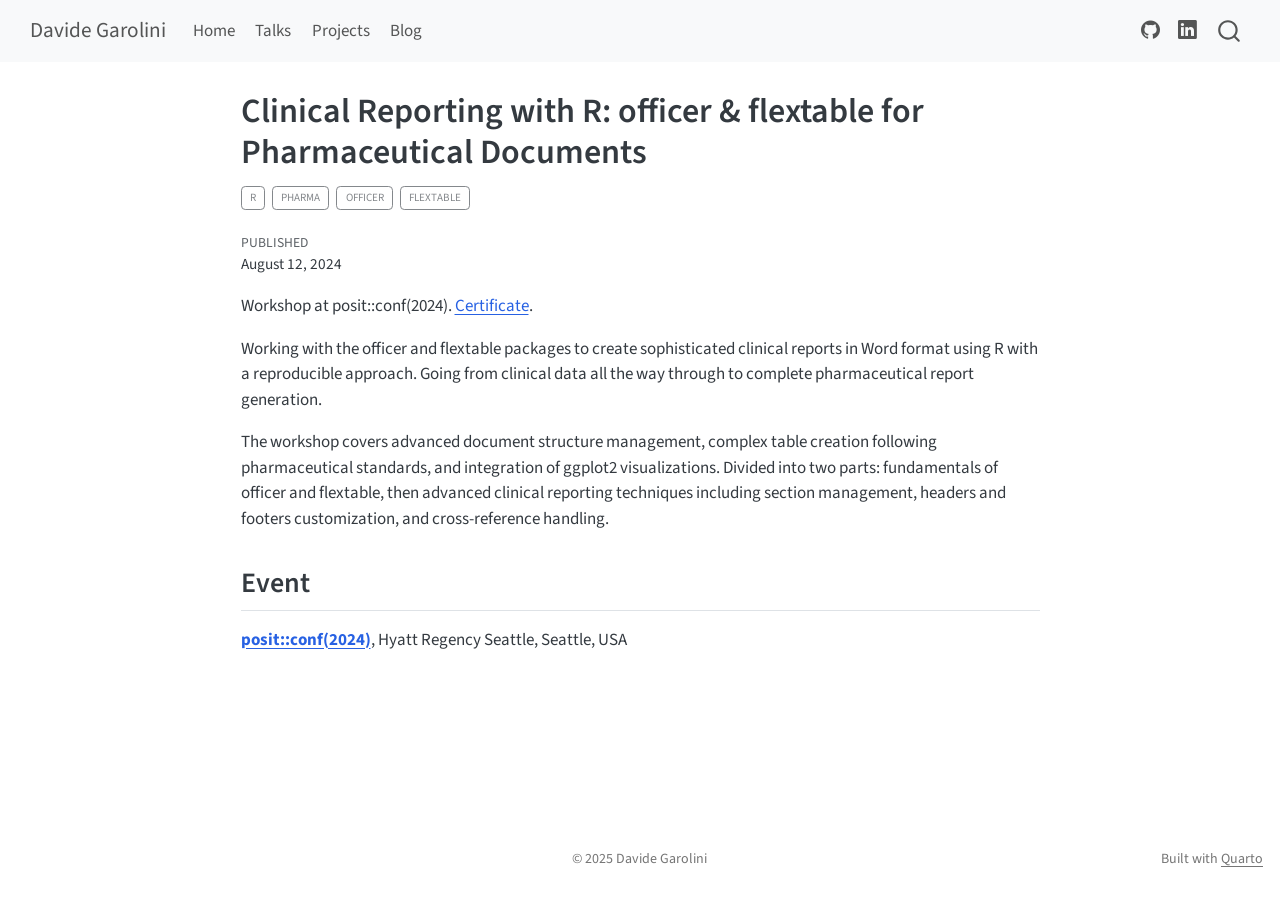
<file: talks/2024-positconf/index.html>
<!DOCTYPE html>
<html xmlns="http://www.w3.org/1999/xhtml" lang="en" xml:lang="en"><head>

<meta charset="utf-8">
<meta name="generator" content="quarto-1.9.38">

<meta name="viewport" content="width=device-width, initial-scale=1.0, user-scalable=yes">

<meta name="dcterms.date" content="2024-08-12">

<title>Clinical Reporting with R: officer &amp; flextable for Pharmaceutical Documents – Davide Garolini</title>
<style>
/* Default styles provided by pandoc.
** See https://pandoc.org/MANUAL.html#variables-for-html for config info.
*/
code{white-space: pre-wrap;}
span.smallcaps{font-variant: small-caps;}
div.columns{display: flex; gap: min(4vw, 1.5em);}
div.column{flex: auto; overflow-x: auto;}
div.hanging-indent{margin-left: 1.5em; text-indent: -1.5em;}
ul.task-list{list-style: none;}
ul.task-list li input[type="checkbox"] {
  width: 0.8em;
  margin: 0 0.8em 0.2em -1em; /* quarto-specific, see https://github.com/quarto-dev/quarto-cli/issues/4556 */ 
  vertical-align: middle;
}
</style>


<script src="../../site_libs/quarto-nav/quarto-nav.js"></script>
<script src="../../site_libs/quarto-nav/headroom.min.js"></script>
<script src="../../site_libs/clipboard/clipboard.min.js"></script>
<script src="../../site_libs/quarto-search/autocomplete.umd.js"></script>
<script src="../../site_libs/quarto-search/fuse.min.js"></script>
<script src="../../site_libs/quarto-search/quarto-search.js"></script>
<meta name="quarto:offset" content="../../">
<script src="../../site_libs/quarto-html/quarto.js" type="module"></script>
<script src="../../site_libs/quarto-html/tabsets/tabsets.js" type="module"></script>
<script src="../../site_libs/quarto-html/popper.min.js"></script>
<script src="../../site_libs/quarto-html/tippy.umd.min.js"></script>
<script src="../../site_libs/quarto-html/anchor.min.js"></script>
<link href="../../site_libs/quarto-html/tippy.css" rel="stylesheet">
<link href="../../site_libs/quarto-html/quarto-syntax-highlighting-15634bcf2e68342d4ad2dfa704d543f6.css" rel="stylesheet" id="quarto-text-highlighting-styles">
<script src="../../site_libs/bootstrap/bootstrap.min.js"></script>
<link href="../../site_libs/bootstrap/bootstrap-icons.css" rel="stylesheet">
<link href="../../site_libs/bootstrap/bootstrap-3e7735b7b22659e5fa437aca0bb49075.min.css" rel="stylesheet" append-hash="true" id="quarto-bootstrap" data-mode="light">
<script id="quarto-search-options" type="application/json">{
  "location": "navbar",
  "copy-button": false,
  "collapse-after": 3,
  "panel-placement": "end",
  "type": "overlay",
  "limit": 50,
  "keyboard-shortcut": [
    "f",
    "/",
    "s"
  ],
  "show-item-context": false,
  "language": {
    "search-no-results-text": "No results",
    "search-matching-documents-text": "matching documents",
    "search-copy-link-title": "Copy link to search",
    "search-hide-matches-text": "Hide additional matches",
    "search-more-match-text": "more match in this document",
    "search-more-matches-text": "more matches in this document",
    "search-clear-button-title": "Clear",
    "search-text-placeholder": "",
    "search-detached-cancel-button-title": "Cancel",
    "search-submit-button-title": "Submit",
    "search-label": "Search"
  }
}</script>


<link rel="stylesheet" href="../../styles.css">
</head>

<body class="nav-fixed fullcontent quarto-light">

<div id="quarto-search-results"></div>
  <header id="quarto-header" class="headroom fixed-top">
    <nav class="navbar navbar-expand-lg " data-bs-theme="dark">
      <div class="navbar-container container-fluid">
      <div class="navbar-brand-container mx-auto">
    <a class="navbar-brand" href="../../index.html">
    <span class="navbar-title">Davide Garolini</span>
    </a>
  </div>
            <div id="quarto-search" class="" title="Search"></div>
          <button class="navbar-toggler" type="button" data-bs-toggle="collapse" data-bs-target="#navbarCollapse" aria-controls="navbarCollapse" role="menu" aria-expanded="false" aria-label="Toggle navigation" onclick="if (window.quartoToggleHeadroom) { window.quartoToggleHeadroom(); }">
  <span class="navbar-toggler-icon"></span>
</button>
          <div class="collapse navbar-collapse" id="navbarCollapse">
            <ul class="navbar-nav navbar-nav-scroll me-auto">
  <li class="nav-item">
    <a class="nav-link" href="../../index.html"> 
<span class="menu-text">Home</span></a>
  </li>  
  <li class="nav-item">
    <a class="nav-link" href="../../talks/index.html"> 
<span class="menu-text">Talks</span></a>
  </li>  
  <li class="nav-item">
    <a class="nav-link" href="../../projects/index.html"> 
<span class="menu-text">Projects</span></a>
  </li>  
  <li class="nav-item">
    <a class="nav-link" href="../../posts/index.html"> 
<span class="menu-text">Blog</span></a>
  </li>  
</ul>
            <ul class="navbar-nav navbar-nav-scroll ms-auto">
  <li class="nav-item compact">
    <a class="nav-link" href="https://github.com/Melkiades"> <i class="bi bi-github" role="img">
</i> 
<span class="menu-text"></span></a>
  </li>  
  <li class="nav-item compact">
    <a class="nav-link" href="https://www.linkedin.com/in/davidegarolini/"> <i class="bi bi-linkedin" role="img">
</i> 
<span class="menu-text"></span></a>
  </li>  
</ul>
          </div> <!-- /navcollapse -->
            <div class="quarto-navbar-tools">
</div>
      </div> <!-- /container-fluid -->
    </nav>
</header>
<!-- content -->
<div id="quarto-content" class="quarto-container page-columns page-rows-contents page-layout-article page-navbar">
<!-- sidebar -->
<!-- margin-sidebar -->
    
<!-- main -->
<main class="content" id="quarto-document-content">

<header id="title-block-header" class="quarto-title-block default">
<div class="quarto-title">
<h1 class="title">Clinical Reporting with R: officer &amp; flextable for Pharmaceutical Documents</h1>
  <div class="quarto-categories">
    <div class="quarto-category">R</div>
    <div class="quarto-category">Pharma</div>
    <div class="quarto-category">officer</div>
    <div class="quarto-category">flextable</div>
  </div>
  </div>



<div class="quarto-title-meta">

    
    <div>
    <div class="quarto-title-meta-heading">Published</div>
    <div class="quarto-title-meta-contents">
      <p class="date">August 12, 2024</p>
    </div>
  </div>
  
    
  </div>
  


</header>


<p>Workshop at posit::conf(2024). <a href="https://credsverse.com/credentials/1ffce545-c853-4e31-aeca-b82a6a6f1b1d">Certificate</a>.</p>
<p>Working with the officer and flextable packages to create sophisticated clinical reports in Word format using R with a reproducible approach. Going from clinical data all the way through to complete pharmaceutical report generation.</p>
<p>The workshop covers advanced document structure management, complex table creation following pharmaceutical standards, and integration of ggplot2 visualizations. Divided into two parts: fundamentals of officer and flextable, then advanced clinical reporting techniques including section management, headers and footers customization, and cross-reference handling.</p>
<section id="event" class="level2">
<h2 class="anchored" data-anchor-id="event">Event</h2>
<p><a href="https://posit.co/conference/"><strong>posit::conf(2024)</strong></a>, Hyatt Regency Seattle, Seattle, USA</p>


</section>

</main> <!-- /main -->
<script id="quarto-html-after-body" type="application/javascript">
  window.document.addEventListener("DOMContentLoaded", function (event) {
    const icon = "";
    const anchorJS = new window.AnchorJS();
    anchorJS.options = {
      placement: 'right',
      icon: icon
    };
    anchorJS.add('.anchored');
    const isCodeAnnotation = (el) => {
      for (const clz of el.classList) {
        if (clz.startsWith('code-annotation-')) {                     
          return true;
        }
      }
      return false;
    }
    const onCopySuccess = function(e) {
      // button target
      const button = e.trigger;
      // don't keep focus
      button.blur();
      // flash "checked"
      button.classList.add('code-copy-button-checked');
      var currentTitle = button.getAttribute("title");
      button.setAttribute("title", "Copied!");
      let tooltip;
      if (window.bootstrap) {
        button.setAttribute("data-bs-toggle", "tooltip");
        button.setAttribute("data-bs-placement", "left");
        button.setAttribute("data-bs-title", "Copied!");
        tooltip = new bootstrap.Tooltip(button, 
          { trigger: "manual", 
            customClass: "code-copy-button-tooltip",
            offset: [0, -8]});
        tooltip.show();    
      }
      setTimeout(function() {
        if (tooltip) {
          tooltip.hide();
          button.removeAttribute("data-bs-title");
          button.removeAttribute("data-bs-toggle");
          button.removeAttribute("data-bs-placement");
        }
        button.setAttribute("title", currentTitle);
        button.classList.remove('code-copy-button-checked');
      }, 1000);
      // clear code selection
      e.clearSelection();
    }
    const getTextToCopy = function(trigger) {
      const outerScaffold = trigger.parentElement.cloneNode(true);
      const codeEl = outerScaffold.querySelector('code');
      for (const childEl of codeEl.children) {
        if (isCodeAnnotation(childEl)) {
          childEl.remove();
        }
      }
      return codeEl.innerText;
    }
    const clipboard = new window.ClipboardJS('.code-copy-button:not([data-in-quarto-modal])', {
      text: getTextToCopy
    });
    clipboard.on('success', onCopySuccess);
    if (window.document.getElementById('quarto-embedded-source-code-modal')) {
      const clipboardModal = new window.ClipboardJS('.code-copy-button[data-in-quarto-modal]', {
        text: getTextToCopy,
        container: window.document.getElementById('quarto-embedded-source-code-modal')
      });
      clipboardModal.on('success', onCopySuccess);
    }
      var localhostRegex = new RegExp(/^(?:http|https):\/\/localhost\:?[0-9]*\//);
      var mailtoRegex = new RegExp(/^mailto:/);
        var filterRegex = new RegExp('/' + window.location.host + '/');
      var isInternal = (href) => {
          return filterRegex.test(href) || localhostRegex.test(href) || mailtoRegex.test(href);
      }
      // Inspect non-navigation links and adorn them if external
     var links = window.document.querySelectorAll('a[href]:not(.nav-link):not(.navbar-brand):not(.toc-action):not(.sidebar-link):not(.sidebar-item-toggle):not(.pagination-link):not(.no-external):not([aria-hidden]):not(.dropdown-item):not(.quarto-navigation-tool):not(.about-link)');
      for (var i=0; i<links.length; i++) {
        const link = links[i];
        if (!isInternal(link.href)) {
          // undo the damage that might have been done by quarto-nav.js in the case of
          // links that we want to consider external
          if (link.dataset.originalHref !== undefined) {
            link.href = link.dataset.originalHref;
          }
        }
      }
    function tippyHover(el, contentFn, onTriggerFn, onUntriggerFn) {
      const config = {
        allowHTML: true,
        maxWidth: 500,
        delay: 100,
        arrow: false,
        appendTo: function(el) {
            return el.parentElement;
        },
        interactive: true,
        interactiveBorder: 10,
        theme: 'quarto',
        placement: 'bottom-start',
      };
      if (contentFn) {
        config.content = contentFn;
      }
      if (onTriggerFn) {
        config.onTrigger = onTriggerFn;
      }
      if (onUntriggerFn) {
        config.onUntrigger = onUntriggerFn;
      }
      window.tippy(el, config); 
    }
    const noterefs = window.document.querySelectorAll('a[role="doc-noteref"]');
    for (var i=0; i<noterefs.length; i++) {
      const ref = noterefs[i];
      tippyHover(ref, function() {
        // use id or data attribute instead here
        let href = ref.getAttribute('data-footnote-href') || ref.getAttribute('href');
        try { href = new URL(href).hash; } catch {}
        const id = href.replace(/^#\/?/, "");
        const note = window.document.getElementById(id);
        if (note) {
          return note.innerHTML;
        } else {
          return "";
        }
      });
    }
    const xrefs = window.document.querySelectorAll('a.quarto-xref');
    const processXRef = (id, note) => {
      // Strip column container classes
      const stripColumnClz = (el) => {
        el.classList.remove("page-full", "page-columns");
        if (el.children) {
          for (const child of el.children) {
            stripColumnClz(child);
          }
        }
      }
      stripColumnClz(note)
      if (id === null || id.startsWith('sec-')) {
        // Special case sections, only their first couple elements
        const container = document.createElement("div");
        if (note.children && note.children.length > 2) {
          container.appendChild(note.children[0].cloneNode(true));
          for (let i = 1; i < note.children.length; i++) {
            const child = note.children[i];
            if (child.tagName === "P" && child.innerText === "") {
              continue;
            } else {
              container.appendChild(child.cloneNode(true));
              break;
            }
          }
          if (window.Quarto?.typesetMath) {
            window.Quarto.typesetMath(container);
          }
          return container.innerHTML
        } else {
          if (window.Quarto?.typesetMath) {
            window.Quarto.typesetMath(note);
          }
          return note.innerHTML;
        }
      } else {
        // Remove any anchor links if they are present
        const anchorLink = note.querySelector('a.anchorjs-link');
        if (anchorLink) {
          anchorLink.remove();
        }
        if (window.Quarto?.typesetMath) {
          window.Quarto.typesetMath(note);
        }
        if (note.classList.contains("callout")) {
          return note.outerHTML;
        } else {
          return note.innerHTML;
        }
      }
    }
    for (var i=0; i<xrefs.length; i++) {
      const xref = xrefs[i];
      tippyHover(xref, undefined, function(instance) {
        instance.disable();
        let url = xref.getAttribute('href');
        let hash = undefined; 
        if (url.startsWith('#')) {
          hash = url;
        } else {
          try { hash = new URL(url).hash; } catch {}
        }
        if (hash) {
          const id = hash.replace(/^#\/?/, "");
          const note = window.document.getElementById(id);
          if (note !== null) {
            try {
              const html = processXRef(id, note.cloneNode(true));
              instance.setContent(html);
            } finally {
              instance.enable();
              instance.show();
            }
          } else {
            // See if we can fetch this
            fetch(url.split('#')[0])
            .then(res => res.text())
            .then(html => {
              const parser = new DOMParser();
              const htmlDoc = parser.parseFromString(html, "text/html");
              const note = htmlDoc.getElementById(id);
              if (note !== null) {
                const html = processXRef(id, note);
                instance.setContent(html);
              } 
            }).finally(() => {
              instance.enable();
              instance.show();
            });
          }
        } else {
          // See if we can fetch a full url (with no hash to target)
          // This is a special case and we should probably do some content thinning / targeting
          fetch(url)
          .then(res => res.text())
          .then(html => {
            const parser = new DOMParser();
            const htmlDoc = parser.parseFromString(html, "text/html");
            const note = htmlDoc.querySelector('main.content');
            if (note !== null) {
              // This should only happen for chapter cross references
              // (since there is no id in the URL)
              // remove the first header
              if (note.children.length > 0 && note.children[0].tagName === "HEADER") {
                note.children[0].remove();
              }
              const html = processXRef(null, note);
              instance.setContent(html);
            } 
          }).finally(() => {
            instance.enable();
            instance.show();
          });
        }
      }, function(instance) {
      });
    }
        let selectedAnnoteEl;
        const selectorForAnnotation = ( cell, annotation) => {
          let cellAttr = 'data-code-cell="' + cell + '"';
          let lineAttr = 'data-code-annotation="' +  annotation + '"';
          const selector = 'span[' + cellAttr + '][' + lineAttr + ']';
          return selector;
        }
        const selectCodeLines = (annoteEl) => {
          const doc = window.document;
          const targetCell = annoteEl.getAttribute("data-target-cell");
          const targetAnnotation = annoteEl.getAttribute("data-target-annotation");
          const annoteSpan = window.document.querySelector(selectorForAnnotation(targetCell, targetAnnotation));
          const lines = annoteSpan.getAttribute("data-code-lines").split(",");
          const lineIds = lines.map((line) => {
            return targetCell + "-" + line;
          })
          let top = null;
          let height = null;
          let parent = null;
          if (lineIds.length > 0) {
              //compute the position of the single el (top and bottom and make a div)
              const el = window.document.getElementById(lineIds[0]);
              top = el.offsetTop;
              height = el.offsetHeight;
              parent = el.parentElement.parentElement;
            if (lineIds.length > 1) {
              const lastEl = window.document.getElementById(lineIds[lineIds.length - 1]);
              const bottom = lastEl.offsetTop + lastEl.offsetHeight;
              height = bottom - top;
            }
            if (top !== null && height !== null && parent !== null) {
              // cook up a div (if necessary) and position it 
              let div = window.document.getElementById("code-annotation-line-highlight");
              if (div === null) {
                div = window.document.createElement("div");
                div.setAttribute("id", "code-annotation-line-highlight");
                div.style.position = 'absolute';
                parent.appendChild(div);
              }
              div.style.top = top - 2 + "px";
              div.style.height = height + 4 + "px";
              div.style.left = 0;
              let gutterDiv = window.document.getElementById("code-annotation-line-highlight-gutter");
              if (gutterDiv === null) {
                gutterDiv = window.document.createElement("div");
                gutterDiv.setAttribute("id", "code-annotation-line-highlight-gutter");
                gutterDiv.style.position = 'absolute';
                const codeCell = window.document.getElementById(targetCell);
                const gutter = codeCell.querySelector('.code-annotation-gutter');
                gutter.appendChild(gutterDiv);
              }
              gutterDiv.style.top = top - 2 + "px";
              gutterDiv.style.height = height + 4 + "px";
            }
            selectedAnnoteEl = annoteEl;
          }
        };
        const unselectCodeLines = () => {
          const elementsIds = ["code-annotation-line-highlight", "code-annotation-line-highlight-gutter"];
          elementsIds.forEach((elId) => {
            const div = window.document.getElementById(elId);
            if (div) {
              div.remove();
            }
          });
          selectedAnnoteEl = undefined;
        };
          // Handle positioning of the toggle
      window.addEventListener(
        "resize",
        throttle(() => {
          elRect = undefined;
          if (selectedAnnoteEl) {
            selectCodeLines(selectedAnnoteEl);
          }
        }, 10)
      );
      function throttle(fn, ms) {
      let throttle = false;
      let timer;
        return (...args) => {
          if(!throttle) { // first call gets through
              fn.apply(this, args);
              throttle = true;
          } else { // all the others get throttled
              if(timer) clearTimeout(timer); // cancel #2
              timer = setTimeout(() => {
                fn.apply(this, args);
                timer = throttle = false;
              }, ms);
          }
        };
      }
        // Attach click handler to the DT
        const annoteDls = window.document.querySelectorAll('dt[data-target-cell]');
        for (const annoteDlNode of annoteDls) {
          annoteDlNode.addEventListener('click', (event) => {
            const clickedEl = event.target;
            if (clickedEl !== selectedAnnoteEl) {
              unselectCodeLines();
              const activeEl = window.document.querySelector('dt[data-target-cell].code-annotation-active');
              if (activeEl) {
                activeEl.classList.remove('code-annotation-active');
              }
              selectCodeLines(clickedEl);
              clickedEl.classList.add('code-annotation-active');
            } else {
              // Unselect the line
              unselectCodeLines();
              clickedEl.classList.remove('code-annotation-active');
            }
          });
        }
    const findCites = (el) => {
      const parentEl = el.parentElement;
      if (parentEl) {
        const cites = parentEl.dataset.cites;
        if (cites) {
          return {
            el,
            cites: cites.split(' ')
          };
        } else {
          return findCites(el.parentElement)
        }
      } else {
        return undefined;
      }
    };
    var bibliorefs = window.document.querySelectorAll('a[role="doc-biblioref"]');
    for (var i=0; i<bibliorefs.length; i++) {
      const ref = bibliorefs[i];
      const citeInfo = findCites(ref);
      if (citeInfo) {
        tippyHover(citeInfo.el, function() {
          var popup = window.document.createElement('div');
          citeInfo.cites.forEach(function(cite) {
            var citeDiv = window.document.createElement('div');
            citeDiv.classList.add('hanging-indent');
            citeDiv.classList.add('csl-entry');
            var biblioDiv = window.document.getElementById('ref-' + cite);
            if (biblioDiv) {
              citeDiv.innerHTML = biblioDiv.innerHTML;
            }
            popup.appendChild(citeDiv);
          });
          return popup.innerHTML;
        });
      }
    }
  });
  </script>
</div> <!-- /content -->
<footer class="footer">
  <div class="nav-footer">
    <div class="nav-footer-left">
      &nbsp;
    </div>   
    <div class="nav-footer-center">
<p>© 2025 Davide Garolini</p>
</div>
    <div class="nav-footer-right">
<p>Built with <a href="https://quarto.org/">Quarto</a></p>
</div>
  </div>
</footer>




</body></html>
</file>
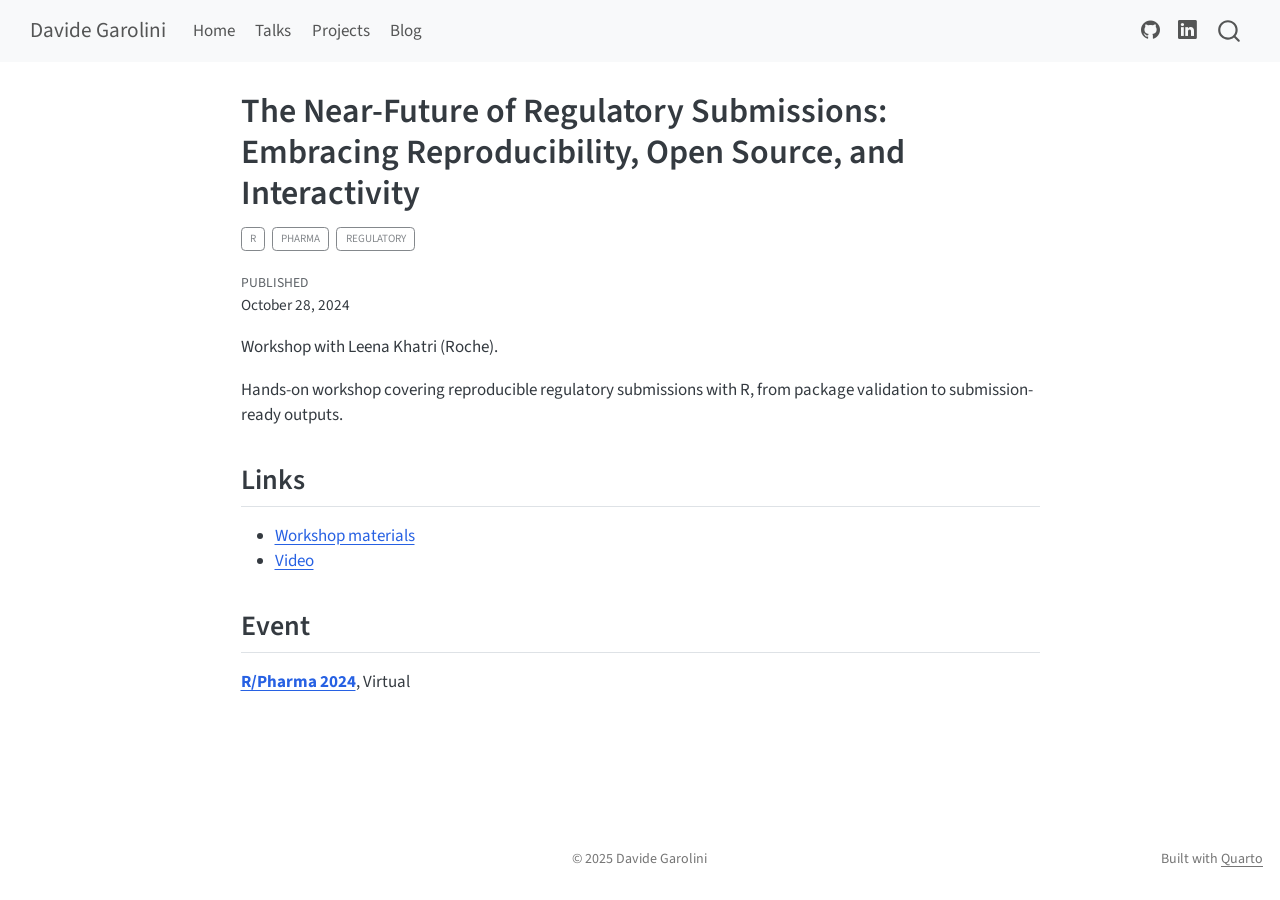
<file: talks/2024-rinpharma/index.html>
<!DOCTYPE html>
<html xmlns="http://www.w3.org/1999/xhtml" lang="en" xml:lang="en"><head>

<meta charset="utf-8">
<meta name="generator" content="quarto-1.9.38">

<meta name="viewport" content="width=device-width, initial-scale=1.0, user-scalable=yes">

<meta name="dcterms.date" content="2024-10-28">

<title>The Near-Future of Regulatory Submissions: Embracing Reproducibility, Open Source, and Interactivity – Davide Garolini</title>
<style>
/* Default styles provided by pandoc.
** See https://pandoc.org/MANUAL.html#variables-for-html for config info.
*/
code{white-space: pre-wrap;}
span.smallcaps{font-variant: small-caps;}
div.columns{display: flex; gap: min(4vw, 1.5em);}
div.column{flex: auto; overflow-x: auto;}
div.hanging-indent{margin-left: 1.5em; text-indent: -1.5em;}
ul.task-list{list-style: none;}
ul.task-list li input[type="checkbox"] {
  width: 0.8em;
  margin: 0 0.8em 0.2em -1em; /* quarto-specific, see https://github.com/quarto-dev/quarto-cli/issues/4556 */ 
  vertical-align: middle;
}
</style>


<script src="../../site_libs/quarto-nav/quarto-nav.js"></script>
<script src="../../site_libs/quarto-nav/headroom.min.js"></script>
<script src="../../site_libs/clipboard/clipboard.min.js"></script>
<script src="../../site_libs/quarto-search/autocomplete.umd.js"></script>
<script src="../../site_libs/quarto-search/fuse.min.js"></script>
<script src="../../site_libs/quarto-search/quarto-search.js"></script>
<meta name="quarto:offset" content="../../">
<script src="../../site_libs/quarto-html/quarto.js" type="module"></script>
<script src="../../site_libs/quarto-html/tabsets/tabsets.js" type="module"></script>
<script src="../../site_libs/quarto-html/popper.min.js"></script>
<script src="../../site_libs/quarto-html/tippy.umd.min.js"></script>
<script src="../../site_libs/quarto-html/anchor.min.js"></script>
<link href="../../site_libs/quarto-html/tippy.css" rel="stylesheet">
<link href="../../site_libs/quarto-html/quarto-syntax-highlighting-15634bcf2e68342d4ad2dfa704d543f6.css" rel="stylesheet" id="quarto-text-highlighting-styles">
<script src="../../site_libs/bootstrap/bootstrap.min.js"></script>
<link href="../../site_libs/bootstrap/bootstrap-icons.css" rel="stylesheet">
<link href="../../site_libs/bootstrap/bootstrap-3e7735b7b22659e5fa437aca0bb49075.min.css" rel="stylesheet" append-hash="true" id="quarto-bootstrap" data-mode="light">
<script id="quarto-search-options" type="application/json">{
  "location": "navbar",
  "copy-button": false,
  "collapse-after": 3,
  "panel-placement": "end",
  "type": "overlay",
  "limit": 50,
  "keyboard-shortcut": [
    "f",
    "/",
    "s"
  ],
  "show-item-context": false,
  "language": {
    "search-no-results-text": "No results",
    "search-matching-documents-text": "matching documents",
    "search-copy-link-title": "Copy link to search",
    "search-hide-matches-text": "Hide additional matches",
    "search-more-match-text": "more match in this document",
    "search-more-matches-text": "more matches in this document",
    "search-clear-button-title": "Clear",
    "search-text-placeholder": "",
    "search-detached-cancel-button-title": "Cancel",
    "search-submit-button-title": "Submit",
    "search-label": "Search"
  }
}</script>


<link rel="stylesheet" href="../../styles.css">
</head>

<body class="nav-fixed fullcontent quarto-light">

<div id="quarto-search-results"></div>
  <header id="quarto-header" class="headroom fixed-top">
    <nav class="navbar navbar-expand-lg " data-bs-theme="dark">
      <div class="navbar-container container-fluid">
      <div class="navbar-brand-container mx-auto">
    <a class="navbar-brand" href="../../index.html">
    <span class="navbar-title">Davide Garolini</span>
    </a>
  </div>
            <div id="quarto-search" class="" title="Search"></div>
          <button class="navbar-toggler" type="button" data-bs-toggle="collapse" data-bs-target="#navbarCollapse" aria-controls="navbarCollapse" role="menu" aria-expanded="false" aria-label="Toggle navigation" onclick="if (window.quartoToggleHeadroom) { window.quartoToggleHeadroom(); }">
  <span class="navbar-toggler-icon"></span>
</button>
          <div class="collapse navbar-collapse" id="navbarCollapse">
            <ul class="navbar-nav navbar-nav-scroll me-auto">
  <li class="nav-item">
    <a class="nav-link" href="../../index.html"> 
<span class="menu-text">Home</span></a>
  </li>  
  <li class="nav-item">
    <a class="nav-link" href="../../talks/index.html"> 
<span class="menu-text">Talks</span></a>
  </li>  
  <li class="nav-item">
    <a class="nav-link" href="../../projects/index.html"> 
<span class="menu-text">Projects</span></a>
  </li>  
  <li class="nav-item">
    <a class="nav-link" href="../../posts/index.html"> 
<span class="menu-text">Blog</span></a>
  </li>  
</ul>
            <ul class="navbar-nav navbar-nav-scroll ms-auto">
  <li class="nav-item compact">
    <a class="nav-link" href="https://github.com/Melkiades"> <i class="bi bi-github" role="img">
</i> 
<span class="menu-text"></span></a>
  </li>  
  <li class="nav-item compact">
    <a class="nav-link" href="https://www.linkedin.com/in/davidegarolini/"> <i class="bi bi-linkedin" role="img">
</i> 
<span class="menu-text"></span></a>
  </li>  
</ul>
          </div> <!-- /navcollapse -->
            <div class="quarto-navbar-tools">
</div>
      </div> <!-- /container-fluid -->
    </nav>
</header>
<!-- content -->
<div id="quarto-content" class="quarto-container page-columns page-rows-contents page-layout-article page-navbar">
<!-- sidebar -->
<!-- margin-sidebar -->
    
<!-- main -->
<main class="content" id="quarto-document-content">

<header id="title-block-header" class="quarto-title-block default">
<div class="quarto-title">
<h1 class="title">The Near-Future of Regulatory Submissions: Embracing Reproducibility, Open Source, and Interactivity</h1>
  <div class="quarto-categories">
    <div class="quarto-category">R</div>
    <div class="quarto-category">Pharma</div>
    <div class="quarto-category">Regulatory</div>
  </div>
  </div>



<div class="quarto-title-meta">

    
    <div>
    <div class="quarto-title-meta-heading">Published</div>
    <div class="quarto-title-meta-contents">
      <p class="date">October 28, 2024</p>
    </div>
  </div>
  
    
  </div>
  


</header>


<p>Workshop with Leena Khatri (Roche).</p>
<p>Hands-on workshop covering reproducible regulatory submissions with R, from package validation to submission-ready outputs.</p>
<section id="links" class="level2">
<h2 class="anchored" data-anchor-id="links">Links</h2>
<ul>
<li><a href="https://github.com/Melkiades/regulatory-submissions-rinpharma2024">Workshop materials</a></li>
<li><a href="https://youtu.be/FABwK01H_vc">Video</a></li>
</ul>
</section>
<section id="event" class="level2">
<h2 class="anchored" data-anchor-id="event">Event</h2>
<p><a href="https://rinpharma.com/"><strong>R/Pharma 2024</strong></a>, Virtual</p>


</section>

</main> <!-- /main -->
<script id="quarto-html-after-body" type="application/javascript">
  window.document.addEventListener("DOMContentLoaded", function (event) {
    const icon = "";
    const anchorJS = new window.AnchorJS();
    anchorJS.options = {
      placement: 'right',
      icon: icon
    };
    anchorJS.add('.anchored');
    const isCodeAnnotation = (el) => {
      for (const clz of el.classList) {
        if (clz.startsWith('code-annotation-')) {                     
          return true;
        }
      }
      return false;
    }
    const onCopySuccess = function(e) {
      // button target
      const button = e.trigger;
      // don't keep focus
      button.blur();
      // flash "checked"
      button.classList.add('code-copy-button-checked');
      var currentTitle = button.getAttribute("title");
      button.setAttribute("title", "Copied!");
      let tooltip;
      if (window.bootstrap) {
        button.setAttribute("data-bs-toggle", "tooltip");
        button.setAttribute("data-bs-placement", "left");
        button.setAttribute("data-bs-title", "Copied!");
        tooltip = new bootstrap.Tooltip(button, 
          { trigger: "manual", 
            customClass: "code-copy-button-tooltip",
            offset: [0, -8]});
        tooltip.show();    
      }
      setTimeout(function() {
        if (tooltip) {
          tooltip.hide();
          button.removeAttribute("data-bs-title");
          button.removeAttribute("data-bs-toggle");
          button.removeAttribute("data-bs-placement");
        }
        button.setAttribute("title", currentTitle);
        button.classList.remove('code-copy-button-checked');
      }, 1000);
      // clear code selection
      e.clearSelection();
    }
    const getTextToCopy = function(trigger) {
      const outerScaffold = trigger.parentElement.cloneNode(true);
      const codeEl = outerScaffold.querySelector('code');
      for (const childEl of codeEl.children) {
        if (isCodeAnnotation(childEl)) {
          childEl.remove();
        }
      }
      return codeEl.innerText;
    }
    const clipboard = new window.ClipboardJS('.code-copy-button:not([data-in-quarto-modal])', {
      text: getTextToCopy
    });
    clipboard.on('success', onCopySuccess);
    if (window.document.getElementById('quarto-embedded-source-code-modal')) {
      const clipboardModal = new window.ClipboardJS('.code-copy-button[data-in-quarto-modal]', {
        text: getTextToCopy,
        container: window.document.getElementById('quarto-embedded-source-code-modal')
      });
      clipboardModal.on('success', onCopySuccess);
    }
      var localhostRegex = new RegExp(/^(?:http|https):\/\/localhost\:?[0-9]*\//);
      var mailtoRegex = new RegExp(/^mailto:/);
        var filterRegex = new RegExp('/' + window.location.host + '/');
      var isInternal = (href) => {
          return filterRegex.test(href) || localhostRegex.test(href) || mailtoRegex.test(href);
      }
      // Inspect non-navigation links and adorn them if external
     var links = window.document.querySelectorAll('a[href]:not(.nav-link):not(.navbar-brand):not(.toc-action):not(.sidebar-link):not(.sidebar-item-toggle):not(.pagination-link):not(.no-external):not([aria-hidden]):not(.dropdown-item):not(.quarto-navigation-tool):not(.about-link)');
      for (var i=0; i<links.length; i++) {
        const link = links[i];
        if (!isInternal(link.href)) {
          // undo the damage that might have been done by quarto-nav.js in the case of
          // links that we want to consider external
          if (link.dataset.originalHref !== undefined) {
            link.href = link.dataset.originalHref;
          }
        }
      }
    function tippyHover(el, contentFn, onTriggerFn, onUntriggerFn) {
      const config = {
        allowHTML: true,
        maxWidth: 500,
        delay: 100,
        arrow: false,
        appendTo: function(el) {
            return el.parentElement;
        },
        interactive: true,
        interactiveBorder: 10,
        theme: 'quarto',
        placement: 'bottom-start',
      };
      if (contentFn) {
        config.content = contentFn;
      }
      if (onTriggerFn) {
        config.onTrigger = onTriggerFn;
      }
      if (onUntriggerFn) {
        config.onUntrigger = onUntriggerFn;
      }
      window.tippy(el, config); 
    }
    const noterefs = window.document.querySelectorAll('a[role="doc-noteref"]');
    for (var i=0; i<noterefs.length; i++) {
      const ref = noterefs[i];
      tippyHover(ref, function() {
        // use id or data attribute instead here
        let href = ref.getAttribute('data-footnote-href') || ref.getAttribute('href');
        try { href = new URL(href).hash; } catch {}
        const id = href.replace(/^#\/?/, "");
        const note = window.document.getElementById(id);
        if (note) {
          return note.innerHTML;
        } else {
          return "";
        }
      });
    }
    const xrefs = window.document.querySelectorAll('a.quarto-xref');
    const processXRef = (id, note) => {
      // Strip column container classes
      const stripColumnClz = (el) => {
        el.classList.remove("page-full", "page-columns");
        if (el.children) {
          for (const child of el.children) {
            stripColumnClz(child);
          }
        }
      }
      stripColumnClz(note)
      if (id === null || id.startsWith('sec-')) {
        // Special case sections, only their first couple elements
        const container = document.createElement("div");
        if (note.children && note.children.length > 2) {
          container.appendChild(note.children[0].cloneNode(true));
          for (let i = 1; i < note.children.length; i++) {
            const child = note.children[i];
            if (child.tagName === "P" && child.innerText === "") {
              continue;
            } else {
              container.appendChild(child.cloneNode(true));
              break;
            }
          }
          if (window.Quarto?.typesetMath) {
            window.Quarto.typesetMath(container);
          }
          return container.innerHTML
        } else {
          if (window.Quarto?.typesetMath) {
            window.Quarto.typesetMath(note);
          }
          return note.innerHTML;
        }
      } else {
        // Remove any anchor links if they are present
        const anchorLink = note.querySelector('a.anchorjs-link');
        if (anchorLink) {
          anchorLink.remove();
        }
        if (window.Quarto?.typesetMath) {
          window.Quarto.typesetMath(note);
        }
        if (note.classList.contains("callout")) {
          return note.outerHTML;
        } else {
          return note.innerHTML;
        }
      }
    }
    for (var i=0; i<xrefs.length; i++) {
      const xref = xrefs[i];
      tippyHover(xref, undefined, function(instance) {
        instance.disable();
        let url = xref.getAttribute('href');
        let hash = undefined; 
        if (url.startsWith('#')) {
          hash = url;
        } else {
          try { hash = new URL(url).hash; } catch {}
        }
        if (hash) {
          const id = hash.replace(/^#\/?/, "");
          const note = window.document.getElementById(id);
          if (note !== null) {
            try {
              const html = processXRef(id, note.cloneNode(true));
              instance.setContent(html);
            } finally {
              instance.enable();
              instance.show();
            }
          } else {
            // See if we can fetch this
            fetch(url.split('#')[0])
            .then(res => res.text())
            .then(html => {
              const parser = new DOMParser();
              const htmlDoc = parser.parseFromString(html, "text/html");
              const note = htmlDoc.getElementById(id);
              if (note !== null) {
                const html = processXRef(id, note);
                instance.setContent(html);
              } 
            }).finally(() => {
              instance.enable();
              instance.show();
            });
          }
        } else {
          // See if we can fetch a full url (with no hash to target)
          // This is a special case and we should probably do some content thinning / targeting
          fetch(url)
          .then(res => res.text())
          .then(html => {
            const parser = new DOMParser();
            const htmlDoc = parser.parseFromString(html, "text/html");
            const note = htmlDoc.querySelector('main.content');
            if (note !== null) {
              // This should only happen for chapter cross references
              // (since there is no id in the URL)
              // remove the first header
              if (note.children.length > 0 && note.children[0].tagName === "HEADER") {
                note.children[0].remove();
              }
              const html = processXRef(null, note);
              instance.setContent(html);
            } 
          }).finally(() => {
            instance.enable();
            instance.show();
          });
        }
      }, function(instance) {
      });
    }
        let selectedAnnoteEl;
        const selectorForAnnotation = ( cell, annotation) => {
          let cellAttr = 'data-code-cell="' + cell + '"';
          let lineAttr = 'data-code-annotation="' +  annotation + '"';
          const selector = 'span[' + cellAttr + '][' + lineAttr + ']';
          return selector;
        }
        const selectCodeLines = (annoteEl) => {
          const doc = window.document;
          const targetCell = annoteEl.getAttribute("data-target-cell");
          const targetAnnotation = annoteEl.getAttribute("data-target-annotation");
          const annoteSpan = window.document.querySelector(selectorForAnnotation(targetCell, targetAnnotation));
          const lines = annoteSpan.getAttribute("data-code-lines").split(",");
          const lineIds = lines.map((line) => {
            return targetCell + "-" + line;
          })
          let top = null;
          let height = null;
          let parent = null;
          if (lineIds.length > 0) {
              //compute the position of the single el (top and bottom and make a div)
              const el = window.document.getElementById(lineIds[0]);
              top = el.offsetTop;
              height = el.offsetHeight;
              parent = el.parentElement.parentElement;
            if (lineIds.length > 1) {
              const lastEl = window.document.getElementById(lineIds[lineIds.length - 1]);
              const bottom = lastEl.offsetTop + lastEl.offsetHeight;
              height = bottom - top;
            }
            if (top !== null && height !== null && parent !== null) {
              // cook up a div (if necessary) and position it 
              let div = window.document.getElementById("code-annotation-line-highlight");
              if (div === null) {
                div = window.document.createElement("div");
                div.setAttribute("id", "code-annotation-line-highlight");
                div.style.position = 'absolute';
                parent.appendChild(div);
              }
              div.style.top = top - 2 + "px";
              div.style.height = height + 4 + "px";
              div.style.left = 0;
              let gutterDiv = window.document.getElementById("code-annotation-line-highlight-gutter");
              if (gutterDiv === null) {
                gutterDiv = window.document.createElement("div");
                gutterDiv.setAttribute("id", "code-annotation-line-highlight-gutter");
                gutterDiv.style.position = 'absolute';
                const codeCell = window.document.getElementById(targetCell);
                const gutter = codeCell.querySelector('.code-annotation-gutter');
                gutter.appendChild(gutterDiv);
              }
              gutterDiv.style.top = top - 2 + "px";
              gutterDiv.style.height = height + 4 + "px";
            }
            selectedAnnoteEl = annoteEl;
          }
        };
        const unselectCodeLines = () => {
          const elementsIds = ["code-annotation-line-highlight", "code-annotation-line-highlight-gutter"];
          elementsIds.forEach((elId) => {
            const div = window.document.getElementById(elId);
            if (div) {
              div.remove();
            }
          });
          selectedAnnoteEl = undefined;
        };
          // Handle positioning of the toggle
      window.addEventListener(
        "resize",
        throttle(() => {
          elRect = undefined;
          if (selectedAnnoteEl) {
            selectCodeLines(selectedAnnoteEl);
          }
        }, 10)
      );
      function throttle(fn, ms) {
      let throttle = false;
      let timer;
        return (...args) => {
          if(!throttle) { // first call gets through
              fn.apply(this, args);
              throttle = true;
          } else { // all the others get throttled
              if(timer) clearTimeout(timer); // cancel #2
              timer = setTimeout(() => {
                fn.apply(this, args);
                timer = throttle = false;
              }, ms);
          }
        };
      }
        // Attach click handler to the DT
        const annoteDls = window.document.querySelectorAll('dt[data-target-cell]');
        for (const annoteDlNode of annoteDls) {
          annoteDlNode.addEventListener('click', (event) => {
            const clickedEl = event.target;
            if (clickedEl !== selectedAnnoteEl) {
              unselectCodeLines();
              const activeEl = window.document.querySelector('dt[data-target-cell].code-annotation-active');
              if (activeEl) {
                activeEl.classList.remove('code-annotation-active');
              }
              selectCodeLines(clickedEl);
              clickedEl.classList.add('code-annotation-active');
            } else {
              // Unselect the line
              unselectCodeLines();
              clickedEl.classList.remove('code-annotation-active');
            }
          });
        }
    const findCites = (el) => {
      const parentEl = el.parentElement;
      if (parentEl) {
        const cites = parentEl.dataset.cites;
        if (cites) {
          return {
            el,
            cites: cites.split(' ')
          };
        } else {
          return findCites(el.parentElement)
        }
      } else {
        return undefined;
      }
    };
    var bibliorefs = window.document.querySelectorAll('a[role="doc-biblioref"]');
    for (var i=0; i<bibliorefs.length; i++) {
      const ref = bibliorefs[i];
      const citeInfo = findCites(ref);
      if (citeInfo) {
        tippyHover(citeInfo.el, function() {
          var popup = window.document.createElement('div');
          citeInfo.cites.forEach(function(cite) {
            var citeDiv = window.document.createElement('div');
            citeDiv.classList.add('hanging-indent');
            citeDiv.classList.add('csl-entry');
            var biblioDiv = window.document.getElementById('ref-' + cite);
            if (biblioDiv) {
              citeDiv.innerHTML = biblioDiv.innerHTML;
            }
            popup.appendChild(citeDiv);
          });
          return popup.innerHTML;
        });
      }
    }
  });
  </script>
</div> <!-- /content -->
<footer class="footer">
  <div class="nav-footer">
    <div class="nav-footer-left">
      &nbsp;
    </div>   
    <div class="nav-footer-center">
<p>© 2025 Davide Garolini</p>
</div>
    <div class="nav-footer-right">
<p>Built with <a href="https://quarto.org/">Quarto</a></p>
</div>
  </div>
</footer>




</body></html>
</file>
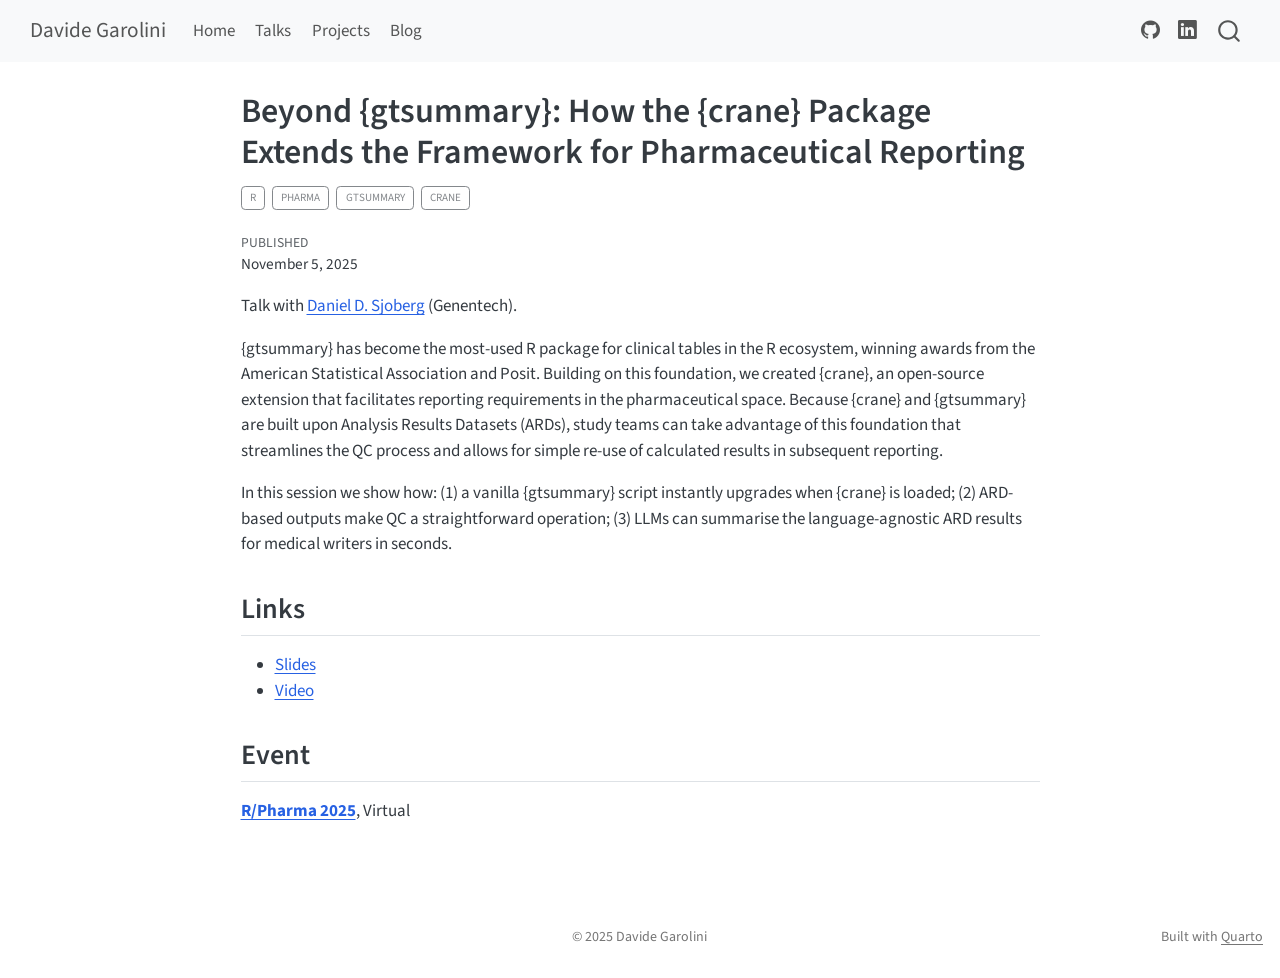
<file: talks/2025-rinpharma-crane/index.html>
<!DOCTYPE html>
<html xmlns="http://www.w3.org/1999/xhtml" lang="en" xml:lang="en"><head>

<meta charset="utf-8">
<meta name="generator" content="quarto-1.9.38">

<meta name="viewport" content="width=device-width, initial-scale=1.0, user-scalable=yes">

<meta name="dcterms.date" content="2025-11-05">

<title>Beyond {gtsummary}: How the {crane} Package Extends the Framework for Pharmaceutical Reporting – Davide Garolini</title>
<style>
/* Default styles provided by pandoc.
** See https://pandoc.org/MANUAL.html#variables-for-html for config info.
*/
code{white-space: pre-wrap;}
span.smallcaps{font-variant: small-caps;}
div.columns{display: flex; gap: min(4vw, 1.5em);}
div.column{flex: auto; overflow-x: auto;}
div.hanging-indent{margin-left: 1.5em; text-indent: -1.5em;}
ul.task-list{list-style: none;}
ul.task-list li input[type="checkbox"] {
  width: 0.8em;
  margin: 0 0.8em 0.2em -1em; /* quarto-specific, see https://github.com/quarto-dev/quarto-cli/issues/4556 */ 
  vertical-align: middle;
}
</style>


<script src="../../site_libs/quarto-nav/quarto-nav.js"></script>
<script src="../../site_libs/quarto-nav/headroom.min.js"></script>
<script src="../../site_libs/clipboard/clipboard.min.js"></script>
<script src="../../site_libs/quarto-search/autocomplete.umd.js"></script>
<script src="../../site_libs/quarto-search/fuse.min.js"></script>
<script src="../../site_libs/quarto-search/quarto-search.js"></script>
<meta name="quarto:offset" content="../../">
<script src="../../site_libs/quarto-html/quarto.js" type="module"></script>
<script src="../../site_libs/quarto-html/tabsets/tabsets.js" type="module"></script>
<script src="../../site_libs/quarto-html/popper.min.js"></script>
<script src="../../site_libs/quarto-html/tippy.umd.min.js"></script>
<script src="../../site_libs/quarto-html/anchor.min.js"></script>
<link href="../../site_libs/quarto-html/tippy.css" rel="stylesheet">
<link href="../../site_libs/quarto-html/quarto-syntax-highlighting-15634bcf2e68342d4ad2dfa704d543f6.css" rel="stylesheet" id="quarto-text-highlighting-styles">
<script src="../../site_libs/bootstrap/bootstrap.min.js"></script>
<link href="../../site_libs/bootstrap/bootstrap-icons.css" rel="stylesheet">
<link href="../../site_libs/bootstrap/bootstrap-3e7735b7b22659e5fa437aca0bb49075.min.css" rel="stylesheet" append-hash="true" id="quarto-bootstrap" data-mode="light">
<script id="quarto-search-options" type="application/json">{
  "location": "navbar",
  "copy-button": false,
  "collapse-after": 3,
  "panel-placement": "end",
  "type": "overlay",
  "limit": 50,
  "keyboard-shortcut": [
    "f",
    "/",
    "s"
  ],
  "show-item-context": false,
  "language": {
    "search-no-results-text": "No results",
    "search-matching-documents-text": "matching documents",
    "search-copy-link-title": "Copy link to search",
    "search-hide-matches-text": "Hide additional matches",
    "search-more-match-text": "more match in this document",
    "search-more-matches-text": "more matches in this document",
    "search-clear-button-title": "Clear",
    "search-text-placeholder": "",
    "search-detached-cancel-button-title": "Cancel",
    "search-submit-button-title": "Submit",
    "search-label": "Search"
  }
}</script>


<link rel="stylesheet" href="../../styles.css">
</head>

<body class="nav-fixed fullcontent quarto-light">

<div id="quarto-search-results"></div>
  <header id="quarto-header" class="headroom fixed-top">
    <nav class="navbar navbar-expand-lg " data-bs-theme="dark">
      <div class="navbar-container container-fluid">
      <div class="navbar-brand-container mx-auto">
    <a class="navbar-brand" href="../../index.html">
    <span class="navbar-title">Davide Garolini</span>
    </a>
  </div>
            <div id="quarto-search" class="" title="Search"></div>
          <button class="navbar-toggler" type="button" data-bs-toggle="collapse" data-bs-target="#navbarCollapse" aria-controls="navbarCollapse" role="menu" aria-expanded="false" aria-label="Toggle navigation" onclick="if (window.quartoToggleHeadroom) { window.quartoToggleHeadroom(); }">
  <span class="navbar-toggler-icon"></span>
</button>
          <div class="collapse navbar-collapse" id="navbarCollapse">
            <ul class="navbar-nav navbar-nav-scroll me-auto">
  <li class="nav-item">
    <a class="nav-link" href="../../index.html"> 
<span class="menu-text">Home</span></a>
  </li>  
  <li class="nav-item">
    <a class="nav-link" href="../../talks/index.html"> 
<span class="menu-text">Talks</span></a>
  </li>  
  <li class="nav-item">
    <a class="nav-link" href="../../projects/index.html"> 
<span class="menu-text">Projects</span></a>
  </li>  
  <li class="nav-item">
    <a class="nav-link" href="../../posts/index.html"> 
<span class="menu-text">Blog</span></a>
  </li>  
</ul>
            <ul class="navbar-nav navbar-nav-scroll ms-auto">
  <li class="nav-item compact">
    <a class="nav-link" href="https://github.com/Melkiades"> <i class="bi bi-github" role="img">
</i> 
<span class="menu-text"></span></a>
  </li>  
  <li class="nav-item compact">
    <a class="nav-link" href="https://www.linkedin.com/in/davidegarolini/"> <i class="bi bi-linkedin" role="img">
</i> 
<span class="menu-text"></span></a>
  </li>  
</ul>
          </div> <!-- /navcollapse -->
            <div class="quarto-navbar-tools">
</div>
      </div> <!-- /container-fluid -->
    </nav>
</header>
<!-- content -->
<div id="quarto-content" class="quarto-container page-columns page-rows-contents page-layout-article page-navbar">
<!-- sidebar -->
<!-- margin-sidebar -->
    
<!-- main -->
<main class="content" id="quarto-document-content">

<header id="title-block-header" class="quarto-title-block default">
<div class="quarto-title">
<h1 class="title">Beyond {gtsummary}: How the {crane} Package Extends the Framework for Pharmaceutical Reporting</h1>
  <div class="quarto-categories">
    <div class="quarto-category">R</div>
    <div class="quarto-category">Pharma</div>
    <div class="quarto-category">gtsummary</div>
    <div class="quarto-category">crane</div>
  </div>
  </div>



<div class="quarto-title-meta">

    
    <div>
    <div class="quarto-title-meta-heading">Published</div>
    <div class="quarto-title-meta-contents">
      <p class="date">November 5, 2025</p>
    </div>
  </div>
  
    
  </div>
  


</header>


<p>Talk with <a href="https://www.danieldsjoberg.com/">Daniel D. Sjoberg</a> (Genentech).</p>
<p>{gtsummary} has become the most-used R package for clinical tables in the R ecosystem, winning awards from the American Statistical Association and Posit. Building on this foundation, we created {crane}, an open-source extension that facilitates reporting requirements in the pharmaceutical space. Because {crane} and {gtsummary} are built upon Analysis Results Datasets (ARDs), study teams can take advantage of this foundation that streamlines the QC process and allows for simple re-use of calculated results in subsequent reporting.</p>
<p>In this session we show how: (1) a vanilla {gtsummary} script instantly upgrades when {crane} is loaded; (2) ARD-based outputs make QC a straightforward operation; (3) LLMs can summarise the language-agnostic ARD results for medical writers in seconds.</p>
<section id="links" class="level2">
<h2 class="anchored" data-anchor-id="links">Links</h2>
<ul>
<li><a href="https://www.danieldsjoberg.com/RinPharma-crane-2025/">Slides</a></li>
<li><a href="https://youtu.be/i4oBo2K8EJk">Video</a></li>
</ul>
</section>
<section id="event" class="level2">
<h2 class="anchored" data-anchor-id="event">Event</h2>
<p><a href="https://rinpharma.com/"><strong>R/Pharma 2025</strong></a>, Virtual</p>


</section>

</main> <!-- /main -->
<script id="quarto-html-after-body" type="application/javascript">
  window.document.addEventListener("DOMContentLoaded", function (event) {
    const icon = "";
    const anchorJS = new window.AnchorJS();
    anchorJS.options = {
      placement: 'right',
      icon: icon
    };
    anchorJS.add('.anchored');
    const isCodeAnnotation = (el) => {
      for (const clz of el.classList) {
        if (clz.startsWith('code-annotation-')) {                     
          return true;
        }
      }
      return false;
    }
    const onCopySuccess = function(e) {
      // button target
      const button = e.trigger;
      // don't keep focus
      button.blur();
      // flash "checked"
      button.classList.add('code-copy-button-checked');
      var currentTitle = button.getAttribute("title");
      button.setAttribute("title", "Copied!");
      let tooltip;
      if (window.bootstrap) {
        button.setAttribute("data-bs-toggle", "tooltip");
        button.setAttribute("data-bs-placement", "left");
        button.setAttribute("data-bs-title", "Copied!");
        tooltip = new bootstrap.Tooltip(button, 
          { trigger: "manual", 
            customClass: "code-copy-button-tooltip",
            offset: [0, -8]});
        tooltip.show();    
      }
      setTimeout(function() {
        if (tooltip) {
          tooltip.hide();
          button.removeAttribute("data-bs-title");
          button.removeAttribute("data-bs-toggle");
          button.removeAttribute("data-bs-placement");
        }
        button.setAttribute("title", currentTitle);
        button.classList.remove('code-copy-button-checked');
      }, 1000);
      // clear code selection
      e.clearSelection();
    }
    const getTextToCopy = function(trigger) {
      const outerScaffold = trigger.parentElement.cloneNode(true);
      const codeEl = outerScaffold.querySelector('code');
      for (const childEl of codeEl.children) {
        if (isCodeAnnotation(childEl)) {
          childEl.remove();
        }
      }
      return codeEl.innerText;
    }
    const clipboard = new window.ClipboardJS('.code-copy-button:not([data-in-quarto-modal])', {
      text: getTextToCopy
    });
    clipboard.on('success', onCopySuccess);
    if (window.document.getElementById('quarto-embedded-source-code-modal')) {
      const clipboardModal = new window.ClipboardJS('.code-copy-button[data-in-quarto-modal]', {
        text: getTextToCopy,
        container: window.document.getElementById('quarto-embedded-source-code-modal')
      });
      clipboardModal.on('success', onCopySuccess);
    }
      var localhostRegex = new RegExp(/^(?:http|https):\/\/localhost\:?[0-9]*\//);
      var mailtoRegex = new RegExp(/^mailto:/);
        var filterRegex = new RegExp('/' + window.location.host + '/');
      var isInternal = (href) => {
          return filterRegex.test(href) || localhostRegex.test(href) || mailtoRegex.test(href);
      }
      // Inspect non-navigation links and adorn them if external
     var links = window.document.querySelectorAll('a[href]:not(.nav-link):not(.navbar-brand):not(.toc-action):not(.sidebar-link):not(.sidebar-item-toggle):not(.pagination-link):not(.no-external):not([aria-hidden]):not(.dropdown-item):not(.quarto-navigation-tool):not(.about-link)');
      for (var i=0; i<links.length; i++) {
        const link = links[i];
        if (!isInternal(link.href)) {
          // undo the damage that might have been done by quarto-nav.js in the case of
          // links that we want to consider external
          if (link.dataset.originalHref !== undefined) {
            link.href = link.dataset.originalHref;
          }
        }
      }
    function tippyHover(el, contentFn, onTriggerFn, onUntriggerFn) {
      const config = {
        allowHTML: true,
        maxWidth: 500,
        delay: 100,
        arrow: false,
        appendTo: function(el) {
            return el.parentElement;
        },
        interactive: true,
        interactiveBorder: 10,
        theme: 'quarto',
        placement: 'bottom-start',
      };
      if (contentFn) {
        config.content = contentFn;
      }
      if (onTriggerFn) {
        config.onTrigger = onTriggerFn;
      }
      if (onUntriggerFn) {
        config.onUntrigger = onUntriggerFn;
      }
      window.tippy(el, config); 
    }
    const noterefs = window.document.querySelectorAll('a[role="doc-noteref"]');
    for (var i=0; i<noterefs.length; i++) {
      const ref = noterefs[i];
      tippyHover(ref, function() {
        // use id or data attribute instead here
        let href = ref.getAttribute('data-footnote-href') || ref.getAttribute('href');
        try { href = new URL(href).hash; } catch {}
        const id = href.replace(/^#\/?/, "");
        const note = window.document.getElementById(id);
        if (note) {
          return note.innerHTML;
        } else {
          return "";
        }
      });
    }
    const xrefs = window.document.querySelectorAll('a.quarto-xref');
    const processXRef = (id, note) => {
      // Strip column container classes
      const stripColumnClz = (el) => {
        el.classList.remove("page-full", "page-columns");
        if (el.children) {
          for (const child of el.children) {
            stripColumnClz(child);
          }
        }
      }
      stripColumnClz(note)
      if (id === null || id.startsWith('sec-')) {
        // Special case sections, only their first couple elements
        const container = document.createElement("div");
        if (note.children && note.children.length > 2) {
          container.appendChild(note.children[0].cloneNode(true));
          for (let i = 1; i < note.children.length; i++) {
            const child = note.children[i];
            if (child.tagName === "P" && child.innerText === "") {
              continue;
            } else {
              container.appendChild(child.cloneNode(true));
              break;
            }
          }
          if (window.Quarto?.typesetMath) {
            window.Quarto.typesetMath(container);
          }
          return container.innerHTML
        } else {
          if (window.Quarto?.typesetMath) {
            window.Quarto.typesetMath(note);
          }
          return note.innerHTML;
        }
      } else {
        // Remove any anchor links if they are present
        const anchorLink = note.querySelector('a.anchorjs-link');
        if (anchorLink) {
          anchorLink.remove();
        }
        if (window.Quarto?.typesetMath) {
          window.Quarto.typesetMath(note);
        }
        if (note.classList.contains("callout")) {
          return note.outerHTML;
        } else {
          return note.innerHTML;
        }
      }
    }
    for (var i=0; i<xrefs.length; i++) {
      const xref = xrefs[i];
      tippyHover(xref, undefined, function(instance) {
        instance.disable();
        let url = xref.getAttribute('href');
        let hash = undefined; 
        if (url.startsWith('#')) {
          hash = url;
        } else {
          try { hash = new URL(url).hash; } catch {}
        }
        if (hash) {
          const id = hash.replace(/^#\/?/, "");
          const note = window.document.getElementById(id);
          if (note !== null) {
            try {
              const html = processXRef(id, note.cloneNode(true));
              instance.setContent(html);
            } finally {
              instance.enable();
              instance.show();
            }
          } else {
            // See if we can fetch this
            fetch(url.split('#')[0])
            .then(res => res.text())
            .then(html => {
              const parser = new DOMParser();
              const htmlDoc = parser.parseFromString(html, "text/html");
              const note = htmlDoc.getElementById(id);
              if (note !== null) {
                const html = processXRef(id, note);
                instance.setContent(html);
              } 
            }).finally(() => {
              instance.enable();
              instance.show();
            });
          }
        } else {
          // See if we can fetch a full url (with no hash to target)
          // This is a special case and we should probably do some content thinning / targeting
          fetch(url)
          .then(res => res.text())
          .then(html => {
            const parser = new DOMParser();
            const htmlDoc = parser.parseFromString(html, "text/html");
            const note = htmlDoc.querySelector('main.content');
            if (note !== null) {
              // This should only happen for chapter cross references
              // (since there is no id in the URL)
              // remove the first header
              if (note.children.length > 0 && note.children[0].tagName === "HEADER") {
                note.children[0].remove();
              }
              const html = processXRef(null, note);
              instance.setContent(html);
            } 
          }).finally(() => {
            instance.enable();
            instance.show();
          });
        }
      }, function(instance) {
      });
    }
        let selectedAnnoteEl;
        const selectorForAnnotation = ( cell, annotation) => {
          let cellAttr = 'data-code-cell="' + cell + '"';
          let lineAttr = 'data-code-annotation="' +  annotation + '"';
          const selector = 'span[' + cellAttr + '][' + lineAttr + ']';
          return selector;
        }
        const selectCodeLines = (annoteEl) => {
          const doc = window.document;
          const targetCell = annoteEl.getAttribute("data-target-cell");
          const targetAnnotation = annoteEl.getAttribute("data-target-annotation");
          const annoteSpan = window.document.querySelector(selectorForAnnotation(targetCell, targetAnnotation));
          const lines = annoteSpan.getAttribute("data-code-lines").split(",");
          const lineIds = lines.map((line) => {
            return targetCell + "-" + line;
          })
          let top = null;
          let height = null;
          let parent = null;
          if (lineIds.length > 0) {
              //compute the position of the single el (top and bottom and make a div)
              const el = window.document.getElementById(lineIds[0]);
              top = el.offsetTop;
              height = el.offsetHeight;
              parent = el.parentElement.parentElement;
            if (lineIds.length > 1) {
              const lastEl = window.document.getElementById(lineIds[lineIds.length - 1]);
              const bottom = lastEl.offsetTop + lastEl.offsetHeight;
              height = bottom - top;
            }
            if (top !== null && height !== null && parent !== null) {
              // cook up a div (if necessary) and position it 
              let div = window.document.getElementById("code-annotation-line-highlight");
              if (div === null) {
                div = window.document.createElement("div");
                div.setAttribute("id", "code-annotation-line-highlight");
                div.style.position = 'absolute';
                parent.appendChild(div);
              }
              div.style.top = top - 2 + "px";
              div.style.height = height + 4 + "px";
              div.style.left = 0;
              let gutterDiv = window.document.getElementById("code-annotation-line-highlight-gutter");
              if (gutterDiv === null) {
                gutterDiv = window.document.createElement("div");
                gutterDiv.setAttribute("id", "code-annotation-line-highlight-gutter");
                gutterDiv.style.position = 'absolute';
                const codeCell = window.document.getElementById(targetCell);
                const gutter = codeCell.querySelector('.code-annotation-gutter');
                gutter.appendChild(gutterDiv);
              }
              gutterDiv.style.top = top - 2 + "px";
              gutterDiv.style.height = height + 4 + "px";
            }
            selectedAnnoteEl = annoteEl;
          }
        };
        const unselectCodeLines = () => {
          const elementsIds = ["code-annotation-line-highlight", "code-annotation-line-highlight-gutter"];
          elementsIds.forEach((elId) => {
            const div = window.document.getElementById(elId);
            if (div) {
              div.remove();
            }
          });
          selectedAnnoteEl = undefined;
        };
          // Handle positioning of the toggle
      window.addEventListener(
        "resize",
        throttle(() => {
          elRect = undefined;
          if (selectedAnnoteEl) {
            selectCodeLines(selectedAnnoteEl);
          }
        }, 10)
      );
      function throttle(fn, ms) {
      let throttle = false;
      let timer;
        return (...args) => {
          if(!throttle) { // first call gets through
              fn.apply(this, args);
              throttle = true;
          } else { // all the others get throttled
              if(timer) clearTimeout(timer); // cancel #2
              timer = setTimeout(() => {
                fn.apply(this, args);
                timer = throttle = false;
              }, ms);
          }
        };
      }
        // Attach click handler to the DT
        const annoteDls = window.document.querySelectorAll('dt[data-target-cell]');
        for (const annoteDlNode of annoteDls) {
          annoteDlNode.addEventListener('click', (event) => {
            const clickedEl = event.target;
            if (clickedEl !== selectedAnnoteEl) {
              unselectCodeLines();
              const activeEl = window.document.querySelector('dt[data-target-cell].code-annotation-active');
              if (activeEl) {
                activeEl.classList.remove('code-annotation-active');
              }
              selectCodeLines(clickedEl);
              clickedEl.classList.add('code-annotation-active');
            } else {
              // Unselect the line
              unselectCodeLines();
              clickedEl.classList.remove('code-annotation-active');
            }
          });
        }
    const findCites = (el) => {
      const parentEl = el.parentElement;
      if (parentEl) {
        const cites = parentEl.dataset.cites;
        if (cites) {
          return {
            el,
            cites: cites.split(' ')
          };
        } else {
          return findCites(el.parentElement)
        }
      } else {
        return undefined;
      }
    };
    var bibliorefs = window.document.querySelectorAll('a[role="doc-biblioref"]');
    for (var i=0; i<bibliorefs.length; i++) {
      const ref = bibliorefs[i];
      const citeInfo = findCites(ref);
      if (citeInfo) {
        tippyHover(citeInfo.el, function() {
          var popup = window.document.createElement('div');
          citeInfo.cites.forEach(function(cite) {
            var citeDiv = window.document.createElement('div');
            citeDiv.classList.add('hanging-indent');
            citeDiv.classList.add('csl-entry');
            var biblioDiv = window.document.getElementById('ref-' + cite);
            if (biblioDiv) {
              citeDiv.innerHTML = biblioDiv.innerHTML;
            }
            popup.appendChild(citeDiv);
          });
          return popup.innerHTML;
        });
      }
    }
  });
  </script>
</div> <!-- /content -->
<footer class="footer">
  <div class="nav-footer">
    <div class="nav-footer-left">
      &nbsp;
    </div>   
    <div class="nav-footer-center">
<p>© 2025 Davide Garolini</p>
</div>
    <div class="nav-footer-right">
<p>Built with <a href="https://quarto.org/">Quarto</a></p>
</div>
  </div>
</footer>




</body></html>
</file>
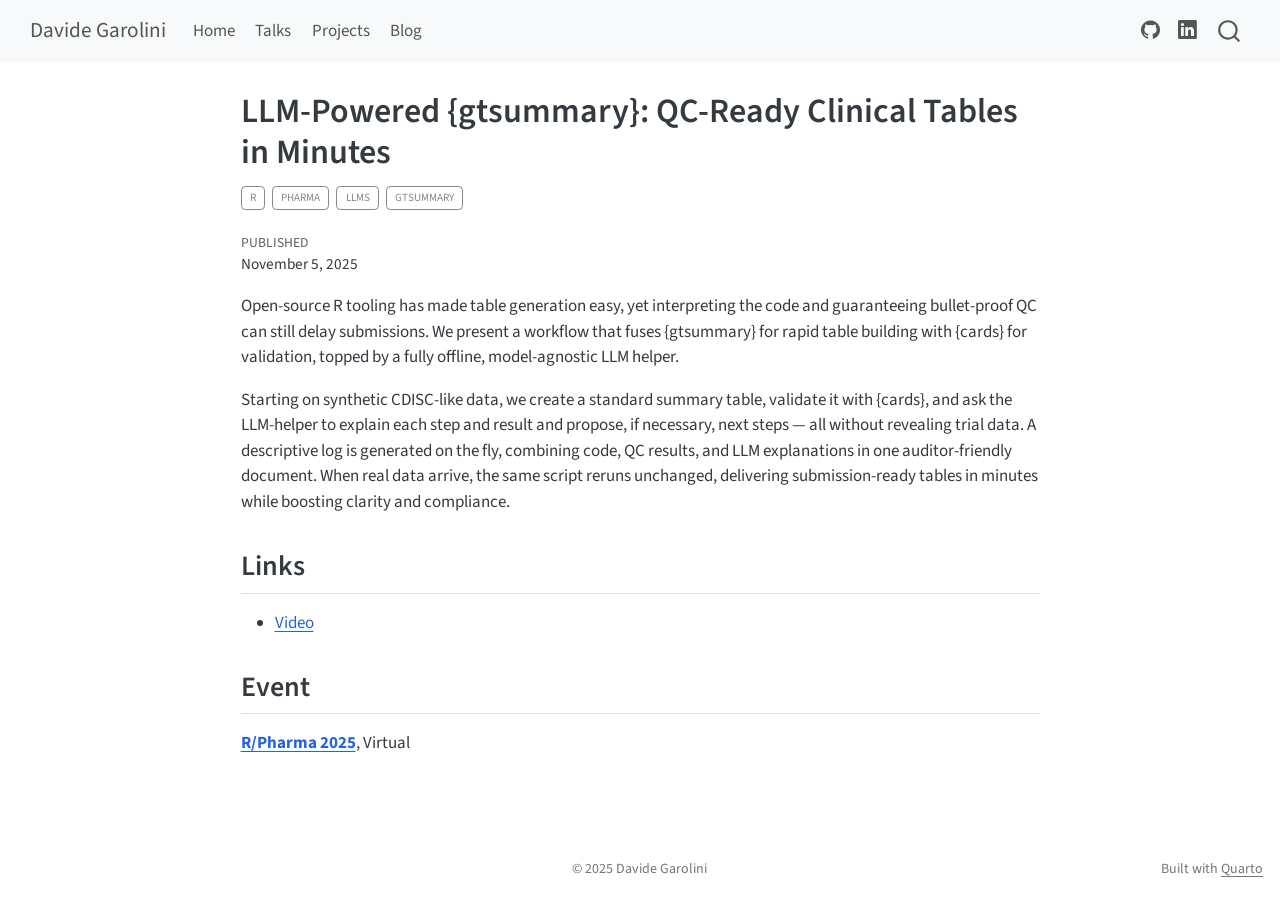
<file: talks/2025-rinpharma-llm/index.html>
<!DOCTYPE html>
<html xmlns="http://www.w3.org/1999/xhtml" lang="en" xml:lang="en"><head>

<meta charset="utf-8">
<meta name="generator" content="quarto-1.9.38">

<meta name="viewport" content="width=device-width, initial-scale=1.0, user-scalable=yes">

<meta name="dcterms.date" content="2025-11-05">

<title>LLM-Powered {gtsummary}: QC-Ready Clinical Tables in Minutes – Davide Garolini</title>
<style>
/* Default styles provided by pandoc.
** See https://pandoc.org/MANUAL.html#variables-for-html for config info.
*/
code{white-space: pre-wrap;}
span.smallcaps{font-variant: small-caps;}
div.columns{display: flex; gap: min(4vw, 1.5em);}
div.column{flex: auto; overflow-x: auto;}
div.hanging-indent{margin-left: 1.5em; text-indent: -1.5em;}
ul.task-list{list-style: none;}
ul.task-list li input[type="checkbox"] {
  width: 0.8em;
  margin: 0 0.8em 0.2em -1em; /* quarto-specific, see https://github.com/quarto-dev/quarto-cli/issues/4556 */ 
  vertical-align: middle;
}
</style>


<script src="../../site_libs/quarto-nav/quarto-nav.js"></script>
<script src="../../site_libs/quarto-nav/headroom.min.js"></script>
<script src="../../site_libs/clipboard/clipboard.min.js"></script>
<script src="../../site_libs/quarto-search/autocomplete.umd.js"></script>
<script src="../../site_libs/quarto-search/fuse.min.js"></script>
<script src="../../site_libs/quarto-search/quarto-search.js"></script>
<meta name="quarto:offset" content="../../">
<script src="../../site_libs/quarto-html/quarto.js" type="module"></script>
<script src="../../site_libs/quarto-html/tabsets/tabsets.js" type="module"></script>
<script src="../../site_libs/quarto-html/popper.min.js"></script>
<script src="../../site_libs/quarto-html/tippy.umd.min.js"></script>
<script src="../../site_libs/quarto-html/anchor.min.js"></script>
<link href="../../site_libs/quarto-html/tippy.css" rel="stylesheet">
<link href="../../site_libs/quarto-html/quarto-syntax-highlighting-15634bcf2e68342d4ad2dfa704d543f6.css" rel="stylesheet" id="quarto-text-highlighting-styles">
<script src="../../site_libs/bootstrap/bootstrap.min.js"></script>
<link href="../../site_libs/bootstrap/bootstrap-icons.css" rel="stylesheet">
<link href="../../site_libs/bootstrap/bootstrap-3e7735b7b22659e5fa437aca0bb49075.min.css" rel="stylesheet" append-hash="true" id="quarto-bootstrap" data-mode="light">
<script id="quarto-search-options" type="application/json">{
  "location": "navbar",
  "copy-button": false,
  "collapse-after": 3,
  "panel-placement": "end",
  "type": "overlay",
  "limit": 50,
  "keyboard-shortcut": [
    "f",
    "/",
    "s"
  ],
  "show-item-context": false,
  "language": {
    "search-no-results-text": "No results",
    "search-matching-documents-text": "matching documents",
    "search-copy-link-title": "Copy link to search",
    "search-hide-matches-text": "Hide additional matches",
    "search-more-match-text": "more match in this document",
    "search-more-matches-text": "more matches in this document",
    "search-clear-button-title": "Clear",
    "search-text-placeholder": "",
    "search-detached-cancel-button-title": "Cancel",
    "search-submit-button-title": "Submit",
    "search-label": "Search"
  }
}</script>


<link rel="stylesheet" href="../../styles.css">
</head>

<body class="nav-fixed fullcontent quarto-light">

<div id="quarto-search-results"></div>
  <header id="quarto-header" class="headroom fixed-top">
    <nav class="navbar navbar-expand-lg " data-bs-theme="dark">
      <div class="navbar-container container-fluid">
      <div class="navbar-brand-container mx-auto">
    <a class="navbar-brand" href="../../index.html">
    <span class="navbar-title">Davide Garolini</span>
    </a>
  </div>
            <div id="quarto-search" class="" title="Search"></div>
          <button class="navbar-toggler" type="button" data-bs-toggle="collapse" data-bs-target="#navbarCollapse" aria-controls="navbarCollapse" role="menu" aria-expanded="false" aria-label="Toggle navigation" onclick="if (window.quartoToggleHeadroom) { window.quartoToggleHeadroom(); }">
  <span class="navbar-toggler-icon"></span>
</button>
          <div class="collapse navbar-collapse" id="navbarCollapse">
            <ul class="navbar-nav navbar-nav-scroll me-auto">
  <li class="nav-item">
    <a class="nav-link" href="../../index.html"> 
<span class="menu-text">Home</span></a>
  </li>  
  <li class="nav-item">
    <a class="nav-link" href="../../talks/index.html"> 
<span class="menu-text">Talks</span></a>
  </li>  
  <li class="nav-item">
    <a class="nav-link" href="../../projects/index.html"> 
<span class="menu-text">Projects</span></a>
  </li>  
  <li class="nav-item">
    <a class="nav-link" href="../../posts/index.html"> 
<span class="menu-text">Blog</span></a>
  </li>  
</ul>
            <ul class="navbar-nav navbar-nav-scroll ms-auto">
  <li class="nav-item compact">
    <a class="nav-link" href="https://github.com/Melkiades"> <i class="bi bi-github" role="img">
</i> 
<span class="menu-text"></span></a>
  </li>  
  <li class="nav-item compact">
    <a class="nav-link" href="https://www.linkedin.com/in/davidegarolini/"> <i class="bi bi-linkedin" role="img">
</i> 
<span class="menu-text"></span></a>
  </li>  
</ul>
          </div> <!-- /navcollapse -->
            <div class="quarto-navbar-tools">
</div>
      </div> <!-- /container-fluid -->
    </nav>
</header>
<!-- content -->
<div id="quarto-content" class="quarto-container page-columns page-rows-contents page-layout-article page-navbar">
<!-- sidebar -->
<!-- margin-sidebar -->
    
<!-- main -->
<main class="content" id="quarto-document-content">

<header id="title-block-header" class="quarto-title-block default">
<div class="quarto-title">
<h1 class="title">LLM-Powered {gtsummary}: QC-Ready Clinical Tables in Minutes</h1>
  <div class="quarto-categories">
    <div class="quarto-category">R</div>
    <div class="quarto-category">Pharma</div>
    <div class="quarto-category">LLMs</div>
    <div class="quarto-category">gtsummary</div>
  </div>
  </div>



<div class="quarto-title-meta">

    
    <div>
    <div class="quarto-title-meta-heading">Published</div>
    <div class="quarto-title-meta-contents">
      <p class="date">November 5, 2025</p>
    </div>
  </div>
  
    
  </div>
  


</header>


<p>Open-source R tooling has made table generation easy, yet interpreting the code and guaranteeing bullet-proof QC can still delay submissions. We present a workflow that fuses {gtsummary} for rapid table building with {cards} for validation, topped by a fully offline, model-agnostic LLM helper.</p>
<p>Starting on synthetic CDISC-like data, we create a standard summary table, validate it with {cards}, and ask the LLM-helper to explain each step and result and propose, if necessary, next steps — all without revealing trial data. A descriptive log is generated on the fly, combining code, QC results, and LLM explanations in one auditor-friendly document. When real data arrive, the same script reruns unchanged, delivering submission-ready tables in minutes while boosting clarity and compliance.</p>
<section id="links" class="level2">
<h2 class="anchored" data-anchor-id="links">Links</h2>
<ul>
<li><a href="https://youtu.be/lZurok7l6f0">Video</a></li>
</ul>
</section>
<section id="event" class="level2">
<h2 class="anchored" data-anchor-id="event">Event</h2>
<p><a href="https://rinpharma.com/"><strong>R/Pharma 2025</strong></a>, Virtual</p>


</section>

</main> <!-- /main -->
<script id="quarto-html-after-body" type="application/javascript">
  window.document.addEventListener("DOMContentLoaded", function (event) {
    const icon = "";
    const anchorJS = new window.AnchorJS();
    anchorJS.options = {
      placement: 'right',
      icon: icon
    };
    anchorJS.add('.anchored');
    const isCodeAnnotation = (el) => {
      for (const clz of el.classList) {
        if (clz.startsWith('code-annotation-')) {                     
          return true;
        }
      }
      return false;
    }
    const onCopySuccess = function(e) {
      // button target
      const button = e.trigger;
      // don't keep focus
      button.blur();
      // flash "checked"
      button.classList.add('code-copy-button-checked');
      var currentTitle = button.getAttribute("title");
      button.setAttribute("title", "Copied!");
      let tooltip;
      if (window.bootstrap) {
        button.setAttribute("data-bs-toggle", "tooltip");
        button.setAttribute("data-bs-placement", "left");
        button.setAttribute("data-bs-title", "Copied!");
        tooltip = new bootstrap.Tooltip(button, 
          { trigger: "manual", 
            customClass: "code-copy-button-tooltip",
            offset: [0, -8]});
        tooltip.show();    
      }
      setTimeout(function() {
        if (tooltip) {
          tooltip.hide();
          button.removeAttribute("data-bs-title");
          button.removeAttribute("data-bs-toggle");
          button.removeAttribute("data-bs-placement");
        }
        button.setAttribute("title", currentTitle);
        button.classList.remove('code-copy-button-checked');
      }, 1000);
      // clear code selection
      e.clearSelection();
    }
    const getTextToCopy = function(trigger) {
      const outerScaffold = trigger.parentElement.cloneNode(true);
      const codeEl = outerScaffold.querySelector('code');
      for (const childEl of codeEl.children) {
        if (isCodeAnnotation(childEl)) {
          childEl.remove();
        }
      }
      return codeEl.innerText;
    }
    const clipboard = new window.ClipboardJS('.code-copy-button:not([data-in-quarto-modal])', {
      text: getTextToCopy
    });
    clipboard.on('success', onCopySuccess);
    if (window.document.getElementById('quarto-embedded-source-code-modal')) {
      const clipboardModal = new window.ClipboardJS('.code-copy-button[data-in-quarto-modal]', {
        text: getTextToCopy,
        container: window.document.getElementById('quarto-embedded-source-code-modal')
      });
      clipboardModal.on('success', onCopySuccess);
    }
      var localhostRegex = new RegExp(/^(?:http|https):\/\/localhost\:?[0-9]*\//);
      var mailtoRegex = new RegExp(/^mailto:/);
        var filterRegex = new RegExp('/' + window.location.host + '/');
      var isInternal = (href) => {
          return filterRegex.test(href) || localhostRegex.test(href) || mailtoRegex.test(href);
      }
      // Inspect non-navigation links and adorn them if external
     var links = window.document.querySelectorAll('a[href]:not(.nav-link):not(.navbar-brand):not(.toc-action):not(.sidebar-link):not(.sidebar-item-toggle):not(.pagination-link):not(.no-external):not([aria-hidden]):not(.dropdown-item):not(.quarto-navigation-tool):not(.about-link)');
      for (var i=0; i<links.length; i++) {
        const link = links[i];
        if (!isInternal(link.href)) {
          // undo the damage that might have been done by quarto-nav.js in the case of
          // links that we want to consider external
          if (link.dataset.originalHref !== undefined) {
            link.href = link.dataset.originalHref;
          }
        }
      }
    function tippyHover(el, contentFn, onTriggerFn, onUntriggerFn) {
      const config = {
        allowHTML: true,
        maxWidth: 500,
        delay: 100,
        arrow: false,
        appendTo: function(el) {
            return el.parentElement;
        },
        interactive: true,
        interactiveBorder: 10,
        theme: 'quarto',
        placement: 'bottom-start',
      };
      if (contentFn) {
        config.content = contentFn;
      }
      if (onTriggerFn) {
        config.onTrigger = onTriggerFn;
      }
      if (onUntriggerFn) {
        config.onUntrigger = onUntriggerFn;
      }
      window.tippy(el, config); 
    }
    const noterefs = window.document.querySelectorAll('a[role="doc-noteref"]');
    for (var i=0; i<noterefs.length; i++) {
      const ref = noterefs[i];
      tippyHover(ref, function() {
        // use id or data attribute instead here
        let href = ref.getAttribute('data-footnote-href') || ref.getAttribute('href');
        try { href = new URL(href).hash; } catch {}
        const id = href.replace(/^#\/?/, "");
        const note = window.document.getElementById(id);
        if (note) {
          return note.innerHTML;
        } else {
          return "";
        }
      });
    }
    const xrefs = window.document.querySelectorAll('a.quarto-xref');
    const processXRef = (id, note) => {
      // Strip column container classes
      const stripColumnClz = (el) => {
        el.classList.remove("page-full", "page-columns");
        if (el.children) {
          for (const child of el.children) {
            stripColumnClz(child);
          }
        }
      }
      stripColumnClz(note)
      if (id === null || id.startsWith('sec-')) {
        // Special case sections, only their first couple elements
        const container = document.createElement("div");
        if (note.children && note.children.length > 2) {
          container.appendChild(note.children[0].cloneNode(true));
          for (let i = 1; i < note.children.length; i++) {
            const child = note.children[i];
            if (child.tagName === "P" && child.innerText === "") {
              continue;
            } else {
              container.appendChild(child.cloneNode(true));
              break;
            }
          }
          if (window.Quarto?.typesetMath) {
            window.Quarto.typesetMath(container);
          }
          return container.innerHTML
        } else {
          if (window.Quarto?.typesetMath) {
            window.Quarto.typesetMath(note);
          }
          return note.innerHTML;
        }
      } else {
        // Remove any anchor links if they are present
        const anchorLink = note.querySelector('a.anchorjs-link');
        if (anchorLink) {
          anchorLink.remove();
        }
        if (window.Quarto?.typesetMath) {
          window.Quarto.typesetMath(note);
        }
        if (note.classList.contains("callout")) {
          return note.outerHTML;
        } else {
          return note.innerHTML;
        }
      }
    }
    for (var i=0; i<xrefs.length; i++) {
      const xref = xrefs[i];
      tippyHover(xref, undefined, function(instance) {
        instance.disable();
        let url = xref.getAttribute('href');
        let hash = undefined; 
        if (url.startsWith('#')) {
          hash = url;
        } else {
          try { hash = new URL(url).hash; } catch {}
        }
        if (hash) {
          const id = hash.replace(/^#\/?/, "");
          const note = window.document.getElementById(id);
          if (note !== null) {
            try {
              const html = processXRef(id, note.cloneNode(true));
              instance.setContent(html);
            } finally {
              instance.enable();
              instance.show();
            }
          } else {
            // See if we can fetch this
            fetch(url.split('#')[0])
            .then(res => res.text())
            .then(html => {
              const parser = new DOMParser();
              const htmlDoc = parser.parseFromString(html, "text/html");
              const note = htmlDoc.getElementById(id);
              if (note !== null) {
                const html = processXRef(id, note);
                instance.setContent(html);
              } 
            }).finally(() => {
              instance.enable();
              instance.show();
            });
          }
        } else {
          // See if we can fetch a full url (with no hash to target)
          // This is a special case and we should probably do some content thinning / targeting
          fetch(url)
          .then(res => res.text())
          .then(html => {
            const parser = new DOMParser();
            const htmlDoc = parser.parseFromString(html, "text/html");
            const note = htmlDoc.querySelector('main.content');
            if (note !== null) {
              // This should only happen for chapter cross references
              // (since there is no id in the URL)
              // remove the first header
              if (note.children.length > 0 && note.children[0].tagName === "HEADER") {
                note.children[0].remove();
              }
              const html = processXRef(null, note);
              instance.setContent(html);
            } 
          }).finally(() => {
            instance.enable();
            instance.show();
          });
        }
      }, function(instance) {
      });
    }
        let selectedAnnoteEl;
        const selectorForAnnotation = ( cell, annotation) => {
          let cellAttr = 'data-code-cell="' + cell + '"';
          let lineAttr = 'data-code-annotation="' +  annotation + '"';
          const selector = 'span[' + cellAttr + '][' + lineAttr + ']';
          return selector;
        }
        const selectCodeLines = (annoteEl) => {
          const doc = window.document;
          const targetCell = annoteEl.getAttribute("data-target-cell");
          const targetAnnotation = annoteEl.getAttribute("data-target-annotation");
          const annoteSpan = window.document.querySelector(selectorForAnnotation(targetCell, targetAnnotation));
          const lines = annoteSpan.getAttribute("data-code-lines").split(",");
          const lineIds = lines.map((line) => {
            return targetCell + "-" + line;
          })
          let top = null;
          let height = null;
          let parent = null;
          if (lineIds.length > 0) {
              //compute the position of the single el (top and bottom and make a div)
              const el = window.document.getElementById(lineIds[0]);
              top = el.offsetTop;
              height = el.offsetHeight;
              parent = el.parentElement.parentElement;
            if (lineIds.length > 1) {
              const lastEl = window.document.getElementById(lineIds[lineIds.length - 1]);
              const bottom = lastEl.offsetTop + lastEl.offsetHeight;
              height = bottom - top;
            }
            if (top !== null && height !== null && parent !== null) {
              // cook up a div (if necessary) and position it 
              let div = window.document.getElementById("code-annotation-line-highlight");
              if (div === null) {
                div = window.document.createElement("div");
                div.setAttribute("id", "code-annotation-line-highlight");
                div.style.position = 'absolute';
                parent.appendChild(div);
              }
              div.style.top = top - 2 + "px";
              div.style.height = height + 4 + "px";
              div.style.left = 0;
              let gutterDiv = window.document.getElementById("code-annotation-line-highlight-gutter");
              if (gutterDiv === null) {
                gutterDiv = window.document.createElement("div");
                gutterDiv.setAttribute("id", "code-annotation-line-highlight-gutter");
                gutterDiv.style.position = 'absolute';
                const codeCell = window.document.getElementById(targetCell);
                const gutter = codeCell.querySelector('.code-annotation-gutter');
                gutter.appendChild(gutterDiv);
              }
              gutterDiv.style.top = top - 2 + "px";
              gutterDiv.style.height = height + 4 + "px";
            }
            selectedAnnoteEl = annoteEl;
          }
        };
        const unselectCodeLines = () => {
          const elementsIds = ["code-annotation-line-highlight", "code-annotation-line-highlight-gutter"];
          elementsIds.forEach((elId) => {
            const div = window.document.getElementById(elId);
            if (div) {
              div.remove();
            }
          });
          selectedAnnoteEl = undefined;
        };
          // Handle positioning of the toggle
      window.addEventListener(
        "resize",
        throttle(() => {
          elRect = undefined;
          if (selectedAnnoteEl) {
            selectCodeLines(selectedAnnoteEl);
          }
        }, 10)
      );
      function throttle(fn, ms) {
      let throttle = false;
      let timer;
        return (...args) => {
          if(!throttle) { // first call gets through
              fn.apply(this, args);
              throttle = true;
          } else { // all the others get throttled
              if(timer) clearTimeout(timer); // cancel #2
              timer = setTimeout(() => {
                fn.apply(this, args);
                timer = throttle = false;
              }, ms);
          }
        };
      }
        // Attach click handler to the DT
        const annoteDls = window.document.querySelectorAll('dt[data-target-cell]');
        for (const annoteDlNode of annoteDls) {
          annoteDlNode.addEventListener('click', (event) => {
            const clickedEl = event.target;
            if (clickedEl !== selectedAnnoteEl) {
              unselectCodeLines();
              const activeEl = window.document.querySelector('dt[data-target-cell].code-annotation-active');
              if (activeEl) {
                activeEl.classList.remove('code-annotation-active');
              }
              selectCodeLines(clickedEl);
              clickedEl.classList.add('code-annotation-active');
            } else {
              // Unselect the line
              unselectCodeLines();
              clickedEl.classList.remove('code-annotation-active');
            }
          });
        }
    const findCites = (el) => {
      const parentEl = el.parentElement;
      if (parentEl) {
        const cites = parentEl.dataset.cites;
        if (cites) {
          return {
            el,
            cites: cites.split(' ')
          };
        } else {
          return findCites(el.parentElement)
        }
      } else {
        return undefined;
      }
    };
    var bibliorefs = window.document.querySelectorAll('a[role="doc-biblioref"]');
    for (var i=0; i<bibliorefs.length; i++) {
      const ref = bibliorefs[i];
      const citeInfo = findCites(ref);
      if (citeInfo) {
        tippyHover(citeInfo.el, function() {
          var popup = window.document.createElement('div');
          citeInfo.cites.forEach(function(cite) {
            var citeDiv = window.document.createElement('div');
            citeDiv.classList.add('hanging-indent');
            citeDiv.classList.add('csl-entry');
            var biblioDiv = window.document.getElementById('ref-' + cite);
            if (biblioDiv) {
              citeDiv.innerHTML = biblioDiv.innerHTML;
            }
            popup.appendChild(citeDiv);
          });
          return popup.innerHTML;
        });
      }
    }
  });
  </script>
</div> <!-- /content -->
<footer class="footer">
  <div class="nav-footer">
    <div class="nav-footer-left">
      &nbsp;
    </div>   
    <div class="nav-footer-center">
<p>© 2025 Davide Garolini</p>
</div>
    <div class="nav-footer-right">
<p>Built with <a href="https://quarto.org/">Quarto</a></p>
</div>
  </div>
</footer>




</body></html>
</file>
<file: site_libs/quarto-html/tippy.css>
.tippy-box[data-animation=fade][data-state=hidden]{opacity:0}[data-tippy-root]{max-width:calc(100vw - 10px)}.tippy-box{position:relative;background-color:#333;color:#fff;border-radius:4px;font-size:14px;line-height:1.4;white-space:normal;outline:0;transition-property:transform,visibility,opacity}.tippy-box[data-placement^=top]>.tippy-arrow{bottom:0}.tippy-box[data-placement^=top]>.tippy-arrow:before{bottom:-7px;left:0;border-width:8px 8px 0;border-top-color:initial;transform-origin:center top}.tippy-box[data-placement^=bottom]>.tippy-arrow{top:0}.tippy-box[data-placement^=bottom]>.tippy-arrow:before{top:-7px;left:0;border-width:0 8px 8px;border-bottom-color:initial;transform-origin:center bottom}.tippy-box[data-placement^=left]>.tippy-arrow{right:0}.tippy-box[data-placement^=left]>.tippy-arrow:before{border-width:8px 0 8px 8px;border-left-color:initial;right:-7px;transform-origin:center left}.tippy-box[data-placement^=right]>.tippy-arrow{left:0}.tippy-box[data-placement^=right]>.tippy-arrow:before{left:-7px;border-width:8px 8px 8px 0;border-right-color:initial;transform-origin:center right}.tippy-box[data-inertia][data-state=visible]{transition-timing-function:cubic-bezier(.54,1.5,.38,1.11)}.tippy-arrow{width:16px;height:16px;color:#333}.tippy-arrow:before{content:"";position:absolute;border-color:transparent;border-style:solid}.tippy-content{position:relative;padding:5px 9px;z-index:1}
</file>
<file: site_libs/quarto-html/quarto-syntax-highlighting-15634bcf2e68342d4ad2dfa704d543f6.css>
/* quarto syntax highlight colors */
:root {
  --quarto-hl-ot-color: #003B4F;
  --quarto-hl-at-color: #657422;
  --quarto-hl-ss-color: #20794D;
  --quarto-hl-an-color: #5E5E5E;
  --quarto-hl-fu-color: #4758AB;
  --quarto-hl-st-color: #20794D;
  --quarto-hl-cf-color: #003B4F;
  --quarto-hl-op-color: #5E5E5E;
  --quarto-hl-er-color: #AD0000;
  --quarto-hl-bn-color: #AD0000;
  --quarto-hl-al-color: #AD0000;
  --quarto-hl-va-color: #111111;
  --quarto-hl-bu-color: inherit;
  --quarto-hl-ex-color: inherit;
  --quarto-hl-pp-color: #AD0000;
  --quarto-hl-in-color: #5E5E5E;
  --quarto-hl-vs-color: #20794D;
  --quarto-hl-wa-color: #5E5E5E;
  --quarto-hl-do-color: #5E5E5E;
  --quarto-hl-im-color: #00769E;
  --quarto-hl-ch-color: #20794D;
  --quarto-hl-dt-color: #AD0000;
  --quarto-hl-fl-color: #AD0000;
  --quarto-hl-co-color: #5E5E5E;
  --quarto-hl-cv-color: #5E5E5E;
  --quarto-hl-cn-color: #8f5902;
  --quarto-hl-sc-color: #5E5E5E;
  --quarto-hl-dv-color: #AD0000;
  --quarto-hl-kw-color: #003B4F;
}

/* other quarto variables */
:root {
  --quarto-font-monospace: SFMono-Regular, Menlo, Monaco, Consolas, "Liberation Mono", "Courier New", monospace;
}

/* syntax highlight based on Pandoc's rules */
pre > code.sourceCode > span {
  color: #003B4F;
}

code.sourceCode > span {
  color: #003B4F;
}

div.sourceCode,
div.sourceCode pre.sourceCode {
  color: #003B4F;
}

/* Normal */
code span {
  color: #003B4F;
}

/* Alert */
code span.al {
  color: #AD0000;
  font-style: inherit;
}

/* Annotation */
code span.an {
  color: #5E5E5E;
  font-style: inherit;
}

/* Attribute */
code span.at {
  color: #657422;
  font-style: inherit;
}

/* BaseN */
code span.bn {
  color: #AD0000;
  font-style: inherit;
}

/* BuiltIn */
code span.bu {
  font-style: inherit;
}

/* ControlFlow */
code span.cf {
  color: #003B4F;
  font-weight: bold;
  font-style: inherit;
}

/* Char */
code span.ch {
  color: #20794D;
  font-style: inherit;
}

/* Constant */
code span.cn {
  color: #8f5902;
  font-style: inherit;
}

/* Comment */
code span.co {
  color: #5E5E5E;
  font-style: inherit;
}

/* CommentVar */
code span.cv {
  color: #5E5E5E;
  font-style: italic;
}

/* Documentation */
code span.do {
  color: #5E5E5E;
  font-style: italic;
}

/* DataType */
code span.dt {
  color: #AD0000;
  font-style: inherit;
}

/* DecVal */
code span.dv {
  color: #AD0000;
  font-style: inherit;
}

/* Error */
code span.er {
  color: #AD0000;
  font-style: inherit;
}

/* Extension */
code span.ex {
  font-style: inherit;
}

/* Float */
code span.fl {
  color: #AD0000;
  font-style: inherit;
}

/* Function */
code span.fu {
  color: #4758AB;
  font-style: inherit;
}

/* Import */
code span.im {
  color: #00769E;
  font-style: inherit;
}

/* Information */
code span.in {
  color: #5E5E5E;
  font-style: inherit;
}

/* Keyword */
code span.kw {
  color: #003B4F;
  font-weight: bold;
  font-style: inherit;
}

/* Operator */
code span.op {
  color: #5E5E5E;
  font-style: inherit;
}

/* Other */
code span.ot {
  color: #003B4F;
  font-style: inherit;
}

/* Preprocessor */
code span.pp {
  color: #AD0000;
  font-style: inherit;
}

/* SpecialChar */
code span.sc {
  color: #5E5E5E;
  font-style: inherit;
}

/* SpecialString */
code span.ss {
  color: #20794D;
  font-style: inherit;
}

/* String */
code span.st {
  color: #20794D;
  font-style: inherit;
}

/* Variable */
code span.va {
  color: #111111;
  font-style: inherit;
}

/* VerbatimString */
code span.vs {
  color: #20794D;
  font-style: inherit;
}

/* Warning */
code span.wa {
  color: #5E5E5E;
  font-style: italic;
}

.prevent-inlining {
  content: "</";
}

/*# sourceMappingURL=f23921c56f73e400b49028c9186a1aa0.css.map */
</file>
<file: styles.css>
/* Experience timeline */
.experience-entry {
  display: flex;
  gap: 1.2rem;
  margin-bottom: 1.8rem;
  align-items: flex-start;
}

.experience-entry img {
  width: 48px;
  height: 48px;
  object-fit: contain;
  margin-top: 0.2rem;
  flex-shrink: 0;
}

.experience-entry .details h4 {
  margin-bottom: 0.1rem;
  font-size: 1.05rem;
}

.experience-entry .details .meta {
  color: #6c757d;
  font-size: 0.9rem;
  margin-bottom: 0.3rem;
}

.experience-entry .details p {
  margin-bottom: 0;
}

.experience-entry .details ul {
  margin-top: 0.3rem;
  margin-bottom: 0;
  padding-left: 1.2rem;
}

/* Listing tweaks */
.quarto-listing {
  margin-top: 1rem;
}

/* About page image */
.about-image {
  border-radius: 50%;
}
</file>
